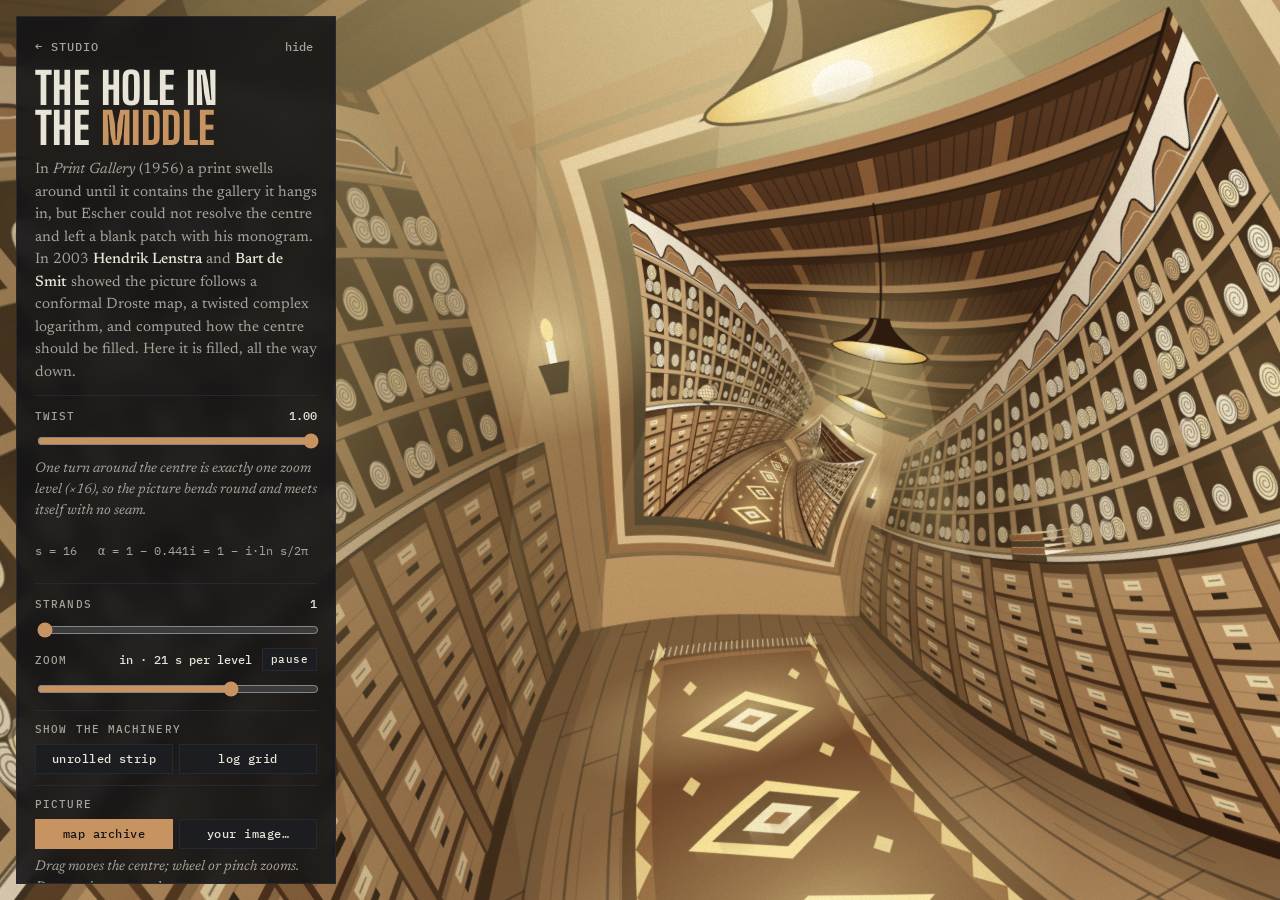
<file: rooms/droste.html>
<!doctype html>
<html lang="en">
<head>
<meta charset="utf-8">
<meta name="viewport" content="width=device-width,initial-scale=1,viewport-fit=cover">
<title>Hole in the Middle</title>
<link rel="stylesheet" href="../studio.css">
<style>
:root { --print: #c79461; --lamp: #f2d88c; }
.rail { gap: 11px; }
.plate { cursor: grab; }
.plate.dragging { cursor: grabbing; }
.readout { display: flex; justify-content: space-between; align-items: baseline; gap: 8px; }
.readout b { font: 500 12px var(--mono); color: var(--paper); }
.twistnote { min-height: 3em; }
.zr { display: inline-flex; align-items: center; gap: 10px; }
.btn.mini { padding: 5px 8px; font-size: 11px; }
.file { justify-content: center; }
.seg { display: grid; grid-template-columns: 1fr 1fr; gap: 6px; }
.file { position: relative; display: inline-flex; align-items: center; }
.file input { position: absolute; width: 1px; height: 1px; opacity: 0; pointer-events: none; }
.file:focus-within { outline: 2px solid var(--print); outline-offset: 2px; }
.math i { font-style: normal; color: var(--lamp); }
#panelCap { position: absolute; pointer-events: none; z-index: 2; display: none; }
#panelCap span { position: absolute; font: 500 10px/1 var(--mono); letter-spacing: .1em; text-transform: uppercase;
  color: var(--paper); background: color-mix(in oklab, var(--ink) 78%, transparent); padding: 4px 6px; }
#panelCap .tl { left: 8px; top: 8px; }
#panelCap .br { right: 8px; bottom: 8px; color: var(--lamp); }
#drop { position: absolute; inset: 0; z-index: 9; display: none; place-items: center; pointer-events: none;
  background: color-mix(in oklab, var(--ink) 70%, transparent); border: 2px dashed var(--print);
  font: 800 40px var(--display); text-transform: uppercase; color: var(--paper); }
#drop.on { display: grid; }
#nogl { position: absolute; inset: 0; display: none; place-items: center; padding: 24px; text-align: center; color: var(--paper-dim); }
</style>
</head>
<body>
<div class="room">
  <canvas class="plate" id="plate" aria-label="A picture of a lamplit map archive bent into a conformal spiral that zooms into its own centre forever"></canvas>
  <div id="panelCap"><span class="tl">unrolled · log r → · angle ↑</span><span class="br">gold edges are one line</span></div>
  <div id="nogl">This room needs WebGL2.</div>
  <aside class="rail" id="rail">
    <div class="rail-head"><a class="back" href="../index.html">← Studio</a>
      <button class="toggle" id="railToggle" aria-expanded="true">hide</button></div>
    <h1 class="room-title">The Hole in the <em>Middle</em></h1>
    <p class="lede">In <i>Print Gallery</i> (1956) a print swells around until it contains the gallery it hangs in, but Escher could not resolve the centre and left a blank patch with his monogram. In 2003 <b>Hendrik Lenstra</b> and <b>Bart de Smit</b> showed the picture follows a conformal Droste map, a twisted complex logarithm, and computed how the centre should be filled. Here it is filled, all the way down.</p>

    <div class="group">
      <div class="readout"><span class="label">Twist</span><b id="twistVal">1.00</b></div>
      <input type="range" id="twist" min="0" max="1" step="0.01" value="1" aria-label="Twist">
      <p class="note twistnote" id="twistNote"></p>
      <p class="math" id="alphaMath"></p>
    </div>

    <div class="group">
      <div class="readout"><span class="label">Strands</span><b id="strandVal">1</b></div>
      <input type="range" id="strands" min="1" max="5" step="1" value="1" aria-label="Number of spiral strands">
      <div class="readout"><span class="label">Zoom</span><span class="zr"><b id="speedVal"></b><button class="btn mini" id="pause" aria-pressed="false">pause</button></span></div>
      <input type="range" id="speed" min="-1" max="1" step="0.01" value="0.4" aria-label="Zoom speed (left out, right in)">
    </div>

    <div class="group">
      <span class="label">Show the machinery</span>
      <div class="seg">
        <button class="btn" id="vUnroll" aria-pressed="false">unrolled strip</button>
        <button class="btn" id="vGrid" aria-pressed="false">log grid</button>
      </div>
    </div>

    <div class="group">
      <span class="label">Picture</span>
      <div class="seg">
        <button class="btn on" id="pArchive" aria-pressed="true">map archive</button>
        <label class="btn file" id="pUpload"><span>your image…</span><input type="file" accept="image/*" id="file"></label>
      </div>
      <div id="insetWrap" hidden>
        <div class="readout"><span class="label">Frame inset</span><b id="insetVal"></b></div>
        <input type="range" id="inset" min="0.08" max="0.45" step="0.01" value="0.25" aria-label="Frame inset: size of the hole relative to the picture">
      </div>
      <p class="note">Drag moves the centre; wheel or pinch zooms. Drop an image anywhere.</p>
    </div>
  </aside>
  <div id="drop">drop an image</div>
</div>

<script>
(() => {
'use strict';
const TAU = Math.PI * 2;
const S = 2048;          // source layer resolution
const TEXR = 1.2;        // each layer covers [-TEXR, TEXR]^2 of its own frame (blend margin past the unit circle)
const CUT = Math.PI / 2; // the branch cut of the angle points straight up

// ---------- colour ----------
const C = {
  ink: '#22170e', inkSoft: '#3a2817', paper: '#efe4c7', paperL: '#f6eedb', paper2: '#dfcda7',
  sepiaL: '#c9a473', sepia: '#a87a4c', umber: '#7a4a28', umberD: '#4b2c17', umberDD: '#2e1b0e',
  lamp: '#f3d887', lampPale: '#efdfb0', lampHot: '#fff5d6',
};
const rgbCache = new Map();
const rgbOf = h => { let v = rgbCache.get(h); if (!v) { const n = parseInt(h.slice(1), 16); v = [n >> 16 & 255, n >> 8 & 255, n & 255]; rgbCache.set(h, v); } return v; };
const mixC = (a, b, t, al = 1) => { const A = rgbOf(a), B = rgbOf(b); const r = Math.round(A[0] + (B[0] - A[0]) * t), g = Math.round(A[1] + (B[1] - A[1]) * t), bl = Math.round(A[2] + (B[2] - A[2]) * t); return al < 1 ? `rgba(${r},${g},${bl},${al})` : `rgb(${r},${g},${bl})`; };
const rgba = (h, a) => { const v = rgbOf(h); return `rgba(${v[0]},${v[1]},${v[2]},${a})`; };
const hash = (a, b = 0, c = 0, d = 0) => { const x = Math.sin(a * 127.1 + b * 311.7 + c * 74.7 + d * 191.3) * 43758.5453; return x - Math.floor(x); };

// =====================================================================
// The source picture: a lamplit map archive in one-point perspective.
// Drawn in its own unit square [-1,1]^2 (y up). Its far wall has a square
// opening of half-size 1/16 that holds the whole picture again (s = 16).
// Bays, lamps and waves are spaced geometrically in depth so the picture
// is evenly paced in log-radius, which is the coordinate the spiral uses.
// =====================================================================
function drawArchive(ctx, ppu, win) {
  const D = 8, CF = 0.86, ZN = 0.66, TOP = -0.18;
  const px = 1 / ppu;
  const lnD = Math.log(D);
  const dz = z => Math.min(1, Math.max(0, Math.log(z) / lnD));
  const pr = (X, Y, Z) => [X / Z, Y / Z];
  const zb = b => Math.pow(2, b / 3);

  function path(p) { ctx.beginPath(); ctx.moveTo(p[0][0], p[0][1]); for (let i = 1; i < p.length; i++) ctx.lineTo(p[i][0], p[i][1]); ctx.closePath(); }
  function vis(p, minPx = 0.2) {
    let x0 = Infinity, y0 = Infinity, x1 = -Infinity, y1 = -Infinity;
    for (const q of p) { if (q[0] < x0) x0 = q[0]; if (q[0] > x1) x1 = q[0]; if (q[1] < y0) y0 = q[1]; if (q[1] > y1) y1 = q[1]; }
    if (x1 < -win || x0 > win || y1 < -win || y0 > win) return false;
    return (x1 - x0) > minPx * px || (y1 - y0) > minPx * px;
  }
  function fill(p, style) { if (!vis(p)) return false; path(p); ctx.fillStyle = style; ctx.fill(); return true; }
  const wallQ = (Xw, z0, z1, Y0, Y1) => [pr(Xw, Y0, z0), pr(Xw, Y0, z1), pr(Xw, Y1, z1), pr(Xw, Y1, z0)];
  const horQ = (X0, X1, z0, z1, Y) => [pr(X0, Y, z0), pr(X1, Y, z0), pr(X1, Y, z1), pr(X0, Y, z1)];
  // a tapered ink line between two world points (width w in world units, so it thins with depth)
  function wedge(a, b, w, style) {
    const A = pr(a[0], a[1], a[2]), B = pr(b[0], b[1], b[2]);
    const dx = B[0] - A[0], dy = B[1] - A[1], L = Math.hypot(dx, dy) || 1, nx = -dy / L, ny = dx / L;
    const ha = w / (2 * a[2]), hb = w / (2 * b[2]);
    fill([[A[0] + nx * ha, A[1] + ny * ha], [B[0] + nx * hb, B[1] + ny * hb], [B[0] - nx * hb, B[1] - ny * hb], [A[0] - nx * ha, A[1] - ny * ha]], style);
  }
  function depthGrad(p0, p1, cNear, cFar, curve = 1) {
    const g = ctx.createLinearGradient(p0[0], p0[1], p1[0], p1[1]);
    for (let i = 0; i <= 12; i++) {
      const z = ZN * Math.pow(D / ZN, i / 12), t = (1 / ZN - 1 / z) / (1 / ZN - 1 / D);
      g.addColorStop(Math.min(1, Math.max(0, t)), mixC(cNear, cFar, Math.pow(dz(z), curve)));
    }
    return g;
  }
  function glow(cx, cy, rx, ry, color, a, op = 'screen') {
    if (!vis([[cx - rx, cy - ry], [cx + rx, cy + ry]])) return;
    ctx.save(); ctx.globalCompositeOperation = op; ctx.translate(cx, cy); ctx.scale(rx, ry);
    const g = ctx.createRadialGradient(0, 0, 0, 0, 0, 1);
    g.addColorStop(0, rgba(color, a)); g.addColorStop(0.35, rgba(color, a * 0.55)); g.addColorStop(1, rgba(color, 0));
    ctx.fillStyle = g; ctx.beginPath(); ctx.arc(0, 0, 1, 0, TAU); ctx.fill(); ctx.restore();
  }

  const LAMPS = [1.25, 2.5, 5];

  // ---- far wall ----
  const F = 1 / D, HO = 1 / 16;
  fill([[-F, -F], [F, -F], [F, F], [-F, F]], mixC(C.sepia, C.umberD, 0.45));
  // plaster: faint vertical strokes
  for (let i = 0; i < 26; i++) {
    const x = -F + (i + 0.5) * (2 * F / 26);
    if (Math.abs(x) < HO * 1.25) continue;
    fill([[x - F * 0.004, -F], [x + F * 0.004, -F], [x + F * 0.004, F], [x - F * 0.004, F]], rgba(C.ink, 0.18));
  }
  // architrave: stepped moulding around the opening
  const sq = h => [[-h, -h], [h, -h], [h, h], [-h, h]];
  fill(sq(HO * 1.36), rgba(C.ink, 0.35));
  fill(sq(HO * 1.32), C.umber);
  fill(sq(HO * 1.24), C.sepiaL);
  fill(sq(HO * 1.17), C.umberD);
  fill(sq(HO * 1.08), C.ink);
  // lintel + keystone
  fill([[-HO * 1.42, HO * 1.36], [HO * 1.42, HO * 1.36], [HO * 1.42, HO * 1.5], [-HO * 1.42, HO * 1.5]], C.umber);
  fill([[-HO * 0.16, HO * 1.18], [HO * 0.16, HO * 1.18], [HO * 0.22, HO * 1.56], [-HO * 0.22, HO * 1.56]], C.sepiaL);
  fill([[-HO * 0.16, HO * 1.18], [HO * 0.16, HO * 1.18], [HO * 0.22, HO * 1.56], [-HO * 0.22, HO * 1.56]].map(p => [p[0] * 0.55, p[1]]), rgba(C.ink, 0.25));
  // threshold step
  fill([[-HO * 1.5, -F], [HO * 1.5, -F], [HO * 1.36, -HO * 1.36], [-HO * 1.36, -HO * 1.36]], C.sepia);
  // sconces either side
  for (const sx of [-1, 1]) {
    const cx = sx * F * 0.78, cy = F * 0.08;
    glow(cx, cy + F * 0.06, F * 0.32, F * 0.32, C.lamp, 0.55);
    fill([[cx - F * 0.03, cy - F * 0.1], [cx + F * 0.03, cy - F * 0.1], [cx + F * 0.05, cy], [cx - F * 0.05, cy]], C.ink);
    fill([[cx - F * 0.012, cy], [cx + F * 0.012, cy], [cx + F * 0.012, cy + F * 0.07], [cx - F * 0.012, cy + F * 0.07]], C.paperL);
    if (vis([[cx - F * 0.03, cy + F * 0.07], [cx + F * 0.03, cy + F * 0.15]])) {
      ctx.beginPath(); ctx.ellipse(cx, cy + F * 0.105, F * 0.018, F * 0.035, 0, 0, TAU); ctx.fillStyle = C.lamp; ctx.fill();
    }
  }

  // ---- floor ----
  fill([pr(-1, -1, ZN), pr(1, -1, ZN), pr(1, -1, D), pr(-1, -1, D)], depthGrad([0, -1 / ZN], [0, -1 / D], '#b88b5c', '#5a3920', 0.9));
  for (let i = 0; i <= 16; i++) {
    const X = -1 + i / 8;
    wedge([X, -1, ZN], [X, -1, D], 0.007, rgba(C.ink, 0.55));
    if (i < 16) {
      // grain
      for (let g = 0; g < 2; g++) {
        const gx = X + 0.035 + g * 0.05, z0 = ZN * Math.pow(2, hash(i, g) * 2), z1 = z0 * (1.4 + hash(g, i) * 1.5);
        wedge([gx, -1, z0], [gx, -1, Math.min(D, z1)], 0.0035, rgba(C.ink, 0.22));
      }
      // butt joints, staggered per board
      for (let j = -2; j < 10; j++) {
        const z = Math.pow(2, (j + hash(i, 7)) / 1.5);
        if (z < ZN || z > D) continue;
        fill(horQ(X, X + 0.125, z, z * 1.006, -1), rgba(C.ink, 0.5));
      }
    }
  }
  // shadow under the cabinets
  for (const sx of [-1, 1]) fill(horQ(sx * CF, sx * (CF - 0.16), ZN, D, -1), rgba(C.ink, 0.22));
  // runner rug
  const RZ = 6.6;
  fill(horQ(-0.46, 0.46, ZN, RZ, -1), C.umberD);
  fill(horQ(-0.42, 0.42, ZN, RZ * 0.985, -1), C.umber);
  fill(horQ(-0.37, 0.37, ZN, RZ * 0.965, -1), '#5d331b');
  // border saw-tooth in lamp yellow
  for (const sx of [-1, 1]) {
    for (let u = -10; u < 40; u++) {
      const z0 = Math.pow(2, u / 6), z1 = Math.pow(2, (u + 1) / 6);
      if (z1 < ZN || z0 > RZ * 0.97) continue;
      fill([pr(sx * 0.42, -1, z0), pr(sx * 0.42, -1, z1), pr(sx * 0.375, -1, Math.sqrt(z0 * z1))], rgba(C.lamp, 0.8));
    }
  }
  // medallions
  for (let j = -1; j <= 5; j++) {
    const zc = Math.pow(2, j / 2 + 0.25);
    if (zc * 1.12 > RZ * 0.95) continue;
    const dmd = (w, f) => [pr(0, -1, zc / f), pr(w, -1, zc), pr(0, -1, zc * f), pr(-w, -1, zc)];
    fill(dmd(0.27, 1.13), C.lamp);
    fill(dmd(0.2, 1.09), C.umberD);
    fill(dmd(0.11, 1.05), C.lampPale);
    fill(dmd(0.045, 1.02), C.umber);
    for (const sx of [-1, 1]) {
      const zz = zc * Math.pow(2, 0.25);
      if (zz < RZ * 0.93) fill([pr(sx * 0.24, -1, zz / 1.03), pr(sx * 0.27, -1, zz), pr(sx * 0.24, -1, zz * 1.03), pr(sx * 0.21, -1, zz)], rgba(C.lamp, 0.85));
    }
  }
  // fringe
  for (let X = -0.44; X <= 0.441; X += 0.028) wedge([X, -1, RZ], [X + 0.004, -1, RZ * 1.045], 0.006, rgba(C.paper, 0.75));
  // lamp pools on the floor
  for (const zl of LAMPS) glow(0, -1 / zl, 0.7 / zl, 0.7 / (zl * zl) + 0.12 / zl, C.lamp, 0.55);

  // ---- ceiling ----
  fill([pr(-1, 1, ZN), pr(1, 1, ZN), pr(1, 1, D), pr(-1, 1, D)], depthGrad([0, 1 / ZN], [0, 1 / D], '#5b3920', '#24160b', 0.8));
  for (let X = -0.975; X < 1; X += 0.05) {
    if (Math.abs(Math.abs(X) - 0.5) < 0.04 || Math.abs(X) < 0.04) continue;
    wedge([X, 1, ZN], [X, 1, D], 0.006, rgba(C.ink, 0.5));
  }
  for (const X of [-0.5, 0, 0.5]) {
    fill(horQ(X - 0.032, X + 0.032, ZN, D, 1), depthGrad([0, 1 / ZN], [0, 1 / D], '#8a5c35', '#3c2614'));
    wedge([X - 0.032, 1, ZN], [X - 0.032, 1, D], 0.004, rgba(C.ink, 0.7));
    wedge([X + 0.032, 1, ZN], [X + 0.032, 1, D], 0.004, rgba(C.ink, 0.7));
  }
  for (let b = -2; b < 9; b++) {
    const z = zb(b);
    const t = dz(z);
    fill(horQ(-1, 1, z, z * 1.05, 0.955), mixC('#3f2715', '#1e120a', t));               // underside
    fill([pr(-1, 1, z), pr(1, 1, z), pr(1, 0.955, z), pr(-1, 0.955, z)], mixC('#b5895a', '#5a3a20', t)); // lit face
    fill([pr(-1, 0.955, z), pr(1, 0.955, z), pr(1, 0.948, z), pr(-1, 0.948, z)], rgba(C.ink, 0.8));
  }

  // ---- side walls ----
  for (const sx of [-1, 1]) {
    // upper wall
    fill([pr(sx, TOP, ZN), pr(sx, TOP, D), pr(sx, 1, D), pr(sx, 1, ZN)], depthGrad([sx / ZN, 0], [sx / D, 0], C.paper2, '#6b4b2c', 0.9));
    // pigeonhole case
    const PY0 = TOP + 0.02, PY1 = 0.7, ROWS = 4, RH = (PY1 - PY0) / ROWS;
    fill([pr(sx, PY0, ZN), pr(sx, PY0, D), pr(sx, PY1, D), pr(sx, PY1, ZN)], depthGrad([sx / ZN, 0], [sx / D, 0], '#3b2413', '#1d1109'));
    for (let b = -2; b < 9; b++) {
      for (let c = 0; c < 2; c++) {
        const za = zb(b + c * 0.5), zz = zb(b + c * 0.5 + 0.5);
        const zi0 = za * 1.03, zi1 = zz;
        const t = dz(za);
        for (let r = 0; r < ROWS; r++) {
          const Y0 = PY0 + r * RH + 0.014, Y1 = PY0 + (r + 1) * RH - 0.014;
          const zm = Math.sqrt(zi0 * zi1);
          const box = [pr(sx, Y0, zi0), pr(sx, Y1, zi1)];
          if (!vis(box, 0.5)) continue;
          // inner shadow on the far side and top of the cubby
          fill(wallQ(sx, zi0, zi1, Y1 - 0.03, Y1), rgba(C.ink, 0.45));
          const hp = (Y1 - Y0) / zm;
          if (hp * ppu < 2.5) continue;
          const h = hash(b, c, r, sx), cnt = 1 + Math.floor(h * 3);
          const spots = cnt === 1 ? [[0.5, 0.36]] : cnt === 2 ? [[0.3, 0.3], [0.7, 0.33]] : [[0.27, 0.27], [0.72, 0.28], [0.5, 0.69]];
          spots.forEach(([u, v], k) => {
            const zu = zi0 + u * (zi1 - zi0), Yv = Y0 + v * (Y1 - Y0);
            const cx = sx / zu, cy = Yv / zu;
            const ry = hp * (0.2 + 0.05 * hash(k, b, r, c)), rx = ry * 0.62;
            const hh = hash(k + 3, b, c, r);
            const col = hh < 0.5 ? C.paper : hh < 0.8 ? C.lampPale : C.sepiaL;
            ctx.beginPath(); ctx.ellipse(cx - sx * rx * 0.25, cy - ry * 0.18, rx, ry, 0, 0, TAU); ctx.fillStyle = rgba(C.ink, 0.5); ctx.fill();
            ctx.beginPath(); ctx.ellipse(cx, cy, rx, ry, 0, 0, TAU); ctx.fillStyle = mixC(col, '#6b4b2c', t * 0.7); ctx.fill();
            if (ry * ppu > 3) {
              ctx.lineWidth = 0.0035 / zu; ctx.strokeStyle = rgba(C.ink, 0.75); ctx.stroke();
              ctx.beginPath();
              const turns = 2.6 + hh;
              for (let q = 0; q <= 60; q++) {
                const a = q / 60 * turns * TAU, rr = 0.12 + 0.8 * q / 60;
                const X = cx + Math.cos(a + h * 6) * rx * rr, Y = cy + Math.sin(a + h * 6) * ry * rr;
                q ? ctx.lineTo(X, Y) : ctx.moveTo(X, Y);
              }
              ctx.lineWidth = 0.0025 / zu; ctx.strokeStyle = rgba(C.ink, 0.55); ctx.stroke();
            }
          });
        }
        // vertical divider
        fill(wallQ(sx, za, za * 1.03, PY0, PY1), mixC(C.sepiaL, '#5b3d22', t));
      }
    }
    for (let r = 0; r <= ROWS; r++) {
      const Y = PY0 + r * RH;
      fill([pr(sx, Y - 0.014, ZN), pr(sx, Y - 0.014, D), pr(sx, Y + 0.014, D), pr(sx, Y + 0.014, ZN)], depthGrad([sx / ZN, 0], [sx / D, 0], C.sepiaL, '#5b3d22'));
      wedge([sx, Y - 0.014, ZN], [sx, Y - 0.014, D], 0.004, rgba(C.ink, 0.7));
    }
    // frieze of running waves (four crests per doubling of depth)
    const FY0 = 0.73, FY1 = 0.93;
    fill([pr(sx, FY0, ZN), pr(sx, FY0, D), pr(sx, FY1, D), pr(sx, FY1, ZN)], depthGrad([sx / ZN, 0], [sx / D, 0], C.paperL, '#7c5a36'));
    const u0 = Math.floor(4 * Math.log2(ZN)), u1 = 4 * Math.log2(D);
    for (let u = u0; u < u1; u++) {
      const pts = [];
      for (let q = 0; q <= 24; q++) {
        const uu = u + q / 24, z = Math.pow(2, uu / 4);
        const ph = uu * TAU;
        pts.push(pr(sx, 0.81 + 0.05 * Math.sin(ph) + 0.018 * Math.sin(2 * ph + 1.2), Math.min(D, Math.max(ZN, z))));
      }
      const zc = Math.pow(2, (u + 0.5) / 4);
      const body = pts.concat([pr(sx, FY0 + 0.012, Math.min(D, Math.pow(2, (u + 1) / 4))), pr(sx, FY0 + 0.012, Math.max(ZN, Math.pow(2, u / 4)))]);
      if (!vis(body)) continue;
      path(body); ctx.fillStyle = mixC(C.sepia, '#4b2c17', dz(zc) * 0.8); ctx.fill();
      ctx.beginPath(); pts.forEach((p, i) => i ? ctx.lineTo(p[0], p[1]) : ctx.moveTo(p[0], p[1]));
      ctx.lineWidth = 0.007 / zc; ctx.strokeStyle = C.ink; ctx.stroke();
      // engraved echo of the wave
      ctx.beginPath();
      for (let q = 0; q <= 24; q++) {
        const uu = u + q / 24, z = Math.min(D, Math.max(ZN, Math.pow(2, uu / 4))), ph = uu * TAU;
        const p = pr(sx, 0.785 + 0.042 * Math.sin(ph - 0.35) + 0.014 * Math.sin(2 * ph + 0.9), z);
        q ? ctx.lineTo(p[0], p[1]) : ctx.moveTo(p[0], p[1]);
      }
      ctx.lineWidth = 0.0035 / zc; ctx.strokeStyle = rgba(C.paperL, 0.55); ctx.stroke();
    }
    wedge([sx, FY0, ZN], [sx, FY0, D], 0.006, C.ink);
    wedge([sx, FY1, ZN], [sx, FY1, D], 0.006, C.ink);
    // cornice + dentils
    fill([pr(sx, FY1, ZN), pr(sx, FY1, D), pr(sx, 1, D), pr(sx, 1, ZN)], depthGrad([sx / ZN, 0], [sx / D, 0], C.umberD, C.umberDD));
    for (let u = Math.floor(12 * Math.log2(ZN)); u < 36; u++) {
      const z = Math.pow(2, u / 12);
      fill(wallQ(sx, z, z * 1.022, 0.947, 0.978), mixC(C.sepiaL, '#4b2c17', dz(z)));
    }
    // cabinet top (seen from above)
    fill([pr(sx * CF, TOP, ZN), pr(sx * CF, TOP, D), pr(sx, TOP, D), pr(sx, TOP, ZN)], depthGrad([sx / ZN, 0], [sx / D, 0], C.paperL, '#8a6a46'));
    // cabinet front carcass
    fill([pr(sx * CF, -1, ZN), pr(sx * CF, -1, D), pr(sx * CF, TOP, D), pr(sx * CF, TOP, ZN)], depthGrad([sx * CF / ZN, 0], [sx * CF / D, 0], C.umberD, C.umberDD));
    // drawers
    const DR = 6, DY0 = -0.95, DY1 = TOP - 0.03, DH = (DY1 - DY0) / DR;
    for (let b = -2; b < 9; b++) {
      const z0 = zb(b), z1 = zb(b + 1), t = dz(z0);
      // pilaster
      fill(wallQ(sx * CF, z0, z0 * 1.04, -1, TOP), mixC(C.sepia, '#3d2412', t));
      const za = z0 * 1.055, zz = z1 * 0.992;
      for (let r = 0; r < DR; r++) {
        const Ya = DY0 + r * DH + 0.008, Yb = DY0 + (r + 1) * DH - 0.008;
        if (!fill(wallQ(sx * CF, za, zz, Ya, Yb), mixC('#c19767', '#5b3a1f', Math.pow(t, 0.9)))) continue;
        fill(wallQ(sx * CF, za, zz, Yb - 0.016, Yb), rgba(C.ink, 0.25));
        wedge([sx * CF, Ya + DH * 0.33, za], [sx * CF, Ya + DH * 0.33, zz], 0.003, rgba(C.ink, 0.18));
        const zc = (za + zz) / 2, lw = (zz - za) * 0.15;
        fill(wallQ(sx * CF, zc - lw, zc + lw, Yb - 0.05, Yb - 0.022), mixC(C.lampPale, '#8a6a46', t));
        if (fill(wallQ(sx * CF, zc - lw * 0.7, zc + lw * 0.5, Yb - 0.038, Yb - 0.034), rgba(C.ink, 0.5))) { /* handwriting */ }
        fill(wallQ(sx * CF, zc - lw * 0.75, zc + lw * 0.75, Yb - 0.082, Yb - 0.066), C.ink);
      }
    }
    fill([pr(sx * CF, -1, ZN), pr(sx * CF, -1, D), pr(sx * CF, -0.95, D), pr(sx * CF, -0.95, ZN)], C.umberDD);
    wedge([sx * CF, TOP, ZN], [sx * CF, TOP, D], 0.008, C.ink);
    wedge([sx, TOP, ZN], [sx, TOP, D], 0.004, rgba(C.ink, 0.6));
    // corner edges of the room
    wedge([sx, 1, ZN], [sx, 1, D], 0.01, C.ink);
  }

  // ---- a globe on the left cabinet and a stack of folios on the right ----
  {
    const z = 1.5, gx = -0.93 / z, gr = 0.075 / z, gy = (TOP + 0.03 + 0.075) / z;
    if (vis([[gx - gr, gy - gr * 1.6], [gx + gr, gy + gr]])) {
      fill([[gx - gr * 0.5, TOP / z], [gx + gr * 0.5, TOP / z], [gx + gr * 0.25, (TOP + 0.03) / z], [gx - gr * 0.25, (TOP + 0.03) / z]], C.ink);
      ctx.beginPath(); ctx.arc(gx, gy, gr, 0, TAU); ctx.fillStyle = C.lampPale; ctx.fill();
      ctx.save(); ctx.clip();
      ctx.lineWidth = 0.003 / z; ctx.strokeStyle = rgba(C.umber, 0.9);
      for (let k = -2; k <= 2; k++) { ctx.beginPath(); ctx.ellipse(gx, gy, Math.abs(k) * gr * 0.35 + 0.0001, gr, 0.35, 0, TAU); ctx.stroke(); }
      for (let k = -2; k <= 2; k++) { ctx.beginPath(); ctx.moveTo(gx - gr, gy + k * gr * 0.38); ctx.lineTo(gx + gr, gy + k * gr * 0.38 + gr * 0.2); ctx.stroke(); }
      ctx.fillStyle = rgba(C.ink, 0.35); ctx.beginPath(); ctx.arc(gx - gr * 0.45, gy - gr * 0.2, gr * 1.05, 0, TAU); ctx.arc(gx, gy, gr * 1.2, 0, TAU, true); ctx.fill('evenodd');
      ctx.restore();
      ctx.beginPath(); ctx.arc(gx, gy, gr * 1.12, -2.2, 1.2); ctx.lineWidth = 0.006 / z; ctx.strokeStyle = C.ink; ctx.stroke();
    }
    const z2 = 2.6;
    for (let k = 0; k < 4; k++) {
      const h0 = TOP + k * 0.028, h1 = h0 + 0.026, o = (hash(k, 4) - 0.5) * 0.06;
      fill(horQ(0.88, 0.995, z2 * (0.96 + o * 0.2), z2 * (1.12 + o * 0.2), h1), mixC(C.paperL, C.sepiaL, hash(k)));
      fill([pr(0.88, h0, z2 * (0.96 + o * 0.2)), pr(0.88, h0, z2 * (1.12 + o * 0.2)), pr(0.88, h1, z2 * (1.12 + o * 0.2)), pr(0.88, h1, z2 * (0.96 + o * 0.2))], k % 2 ? C.umber : C.inkSoft);
    }
  }

  // ---- light: wall glows, cones, lamps (far to near) ----
  for (const zl of LAMPS) {
    for (const sx of [-1, 1]) glow(sx / zl, 0.1 / zl, 0.55 / zl, 0.9 / zl, C.lamp, 0.22);
    // faint cone of light
    if (vis([pr(-0.6, -1, zl), pr(0.6, 0.4, zl)])) {
      ctx.save(); ctx.globalCompositeOperation = 'screen';
      const g = ctx.createLinearGradient(0, 0.38 / zl, 0, -1 / zl);
      g.addColorStop(0, rgba(C.lamp, 0.16)); g.addColorStop(1, rgba(C.lamp, 0));
      path([pr(-0.15, 0.38, zl), pr(0.15, 0.38, zl), pr(0.62, -1, zl), pr(-0.62, -1, zl)]); ctx.fillStyle = g; ctx.fill(); ctx.restore();
    }
  }
  for (let li = LAMPS.length - 1; li >= 0; li--) {
    const zl = LAMPS[li], s = 1 / zl;
    glow(0, 0.36 * s, 0.5 * s, 0.42 * s, C.lamp, 0.5);
    wedge([0, 0.955, zl], [0, 0.5, zl], 0.008, C.ink);
    const shade = [];
    const n = 20;
    for (let q = 0; q <= n; q++) { const t = q / n, Y = 0.5 - 0.12 * t, r = 0.035 + 0.135 * Math.pow(t, 1.8); shade.push([-r * s, Y * s]); }
    for (let q = n; q >= 0; q--) { const t = q / n, Y = 0.5 - 0.12 * t, r = 0.035 + 0.135 * Math.pow(t, 1.8); shade.push([r * s, Y * s]); }
    if (!vis(shade)) continue;
    path(shade); ctx.fillStyle = C.umberDD; ctx.fill();
    // highlight band on the dome
    const hl = [];
    for (let q = 0; q <= n; q++) { const t = q / n, Y = 0.5 - 0.12 * t, r = 0.035 + 0.135 * Math.pow(t, 1.8); hl.push([-r * s * 0.62, Y * s]); }
    for (let q = n; q >= 0; q--) { const t = q / n, Y = 0.5 - 0.12 * t, r = 0.035 + 0.135 * Math.pow(t, 1.8); hl.push([-r * s * 0.3, Y * s]); }
    path(hl); ctx.fillStyle = rgba(C.sepiaL, 0.55); ctx.fill();
    path(shade); ctx.lineWidth = 0.005 * s; ctx.strokeStyle = C.ink; ctx.stroke();
    // the lit opening, seen from below
    ctx.beginPath(); ctx.ellipse(0, 0.38 * s, 0.17 * s, 0.03 * s, 0, 0, TAU);
    const g = ctx.createRadialGradient(0, 0.38 * s, 0, 0, 0.38 * s, 0.17 * s);
    g.addColorStop(0, C.lampHot); g.addColorStop(0.6, C.lamp); g.addColorStop(1, '#d8a94f');
    ctx.fillStyle = g; ctx.fill(); ctx.lineWidth = 0.004 * s; ctx.strokeStyle = C.ink; ctx.stroke();
    ctx.beginPath(); ctx.ellipse(0, 0.372 * s, 0.035 * s, 0.022 * s, 0, 0, TAU); ctx.fillStyle = '#fffaf0'; ctx.fill();
  }
}

// A user's picture, made self-similar: the whole image again, inset at its own centre.
function makeImageScene(img, f) {
  const iw = img.naturalWidth || img.width, ih = img.naturalHeight || img.height, sq = Math.min(iw, ih);
  return {
    s: 1 / f, mean: '#777', name: 'image',
    draw(ctx, ppu, win) {
      ctx.save(); ctx.scale(1, -1);
      ctx.imageSmoothingQuality = 'high';
      ctx.drawImage(img, (iw - sq) / 2, (ih - sq) / 2, sq, sq, -1, -1, 2, 2);
      ctx.restore();
      const ring = (a, b, style) => { ctx.beginPath(); ctx.rect(-b, -b, 2 * b, 2 * b); ctx.rect(-a, -a, 2 * a, 2 * a); ctx.fillStyle = style; ctx.fill('evenodd'); };
      ring(f * 1.2, f * 1.32, 'rgba(20,14,8,0.35)');
      ring(f, f * 1.2, C.paper);
      ring(f * 1.2, f * 1.24, C.ink);
      ring(f, f * 1.03, C.ink);
    },
  };
}

// Draw `scene` at `scale` about the origin, then its hole, recursively.
function drawNest(ctx, scene, scale, ppu, win, depth) {
  const lppu = ppu * scale, lwin = win / scale, h = 1 / scene.s;
  ctx.save();
  ctx.scale(scale, scale);
  ctx.beginPath(); ctx.rect(-1, -1, 2, 2); ctx.clip();
  if (lwin > h) scene.draw(ctx, lppu, Math.min(lwin, 1.5));
  ctx.beginPath(); ctx.rect(-h, -h, 2 * h, 2 * h); ctx.clip();
  if (lppu * h * 2 > 2 && depth < 14) drawNest(ctx, scene, h, lppu, lwin, depth + 1);
  else { ctx.fillStyle = scene.mean; ctx.fill(); }
  ctx.restore();
}

// =====================================================================
// WebGL
// =====================================================================
const plate = document.getElementById('plate');
const gl = plate.getContext('webgl2', { antialias: false, alpha: false });
if (!gl) { document.getElementById('nogl').style.display = 'grid'; return; }

const VS = `#version 300 es
in vec2 p; void main(){ gl_Position = vec4(p, 0.0, 1.0); }`;
const FS = `#version 300 es
precision highp float;
precision highp sampler2DArray;
uniform sampler2DArray uSrc;
uniform vec2 uRes, uCenter, uAlpha, uShift, uCutRot;
uniform float uUnit, uL, uLnM, uN, uTexR, uCut, uGrid;
uniform vec3 uMean, uInk, uLamp, uDim;
uniform vec4 uPanel;
uniform vec3 uPView;
out vec4 outColor;
const float PI = 3.14159265358979, TAU = 6.28318530717959;
vec2 cmul(vec2 a, vec2 b){ return vec2(a.x*b.x - a.y*b.y, a.x*b.y + a.y*b.x); }

vec3 layerSample(float lv, float xt, float th, float dlog){
  float r = exp(xt);
  vec2 z = r * vec2(cos(th), sin(th));
  vec2 uv = vec2(0.5 + 0.5*z.x/uTexR, 0.5 - 0.5*z.y/uTexR);
  float g = 0.5 * r * dlog / uTexR;          // conformal map: isotropic footprint
  return textureGrad(uSrc, vec3(uv, lv), vec2(g, 0.0), vec2(0.0, g)).rgb;
}
// ws = point of the source in log coordinates (log radius, angle); dlog = log units per pixel
vec3 source(vec2 ws, float dlog){
  float x = ws.x - uL*floor(ws.x/uL) - uL;            // fold into one zoom period [-L, 0)
  float lv = clamp(floor(-x/uLnM), 0.0, uN - 1.0);
  float xt = x + lv*uLnM;                              // [-lnm, 0) inside layer lv
  vec3 c = layerSample(lv, xt, ws.y, dlog);
  float w = smoothstep(-uLnM, -0.62*uLnM, xt);         // near the inner edge, cross-fade into the next layer
  if (w < 1.0) {
    float lv2 = lv + 1.0; if (lv2 > uN - 0.5) lv2 = 0.0;
    c = mix(layerSample(lv2, xt + uLnM, ws.y, dlog), c, w);
  }
  return mix(c, uMean, smoothstep(uL*0.05, uL*0.4, dlog));  // sub-pixel scales fade to the picture's mean
}
float aline(float d, float w){ return 1.0 - smoothstep(w - 0.6, w + 0.6, d); }
vec3 grid(vec3 col, vec2 ws, float dlog, float fade){
  float sx = uL*0.25, sy = TAU/16.0;
  float dx = abs(fract(ws.x/sx + 0.5) - 0.5)*sx/dlog;
  float dy = abs(fract(ws.y/sy + 0.5) - 0.5)*sy/dlog;
  float dm = abs(fract(ws.x/uL + 0.5) - 0.5)*uL/dlog;
  float a = max(aline(dx, 0.55), aline(dy, 0.55)) * 0.7;
  float m = aline(dm, 1.3);
  col = mix(col, uInk, max(a, m) * fade);
  col = mix(col, uLamp, aline(dm, 0.45) * fade);
  return col;
}
float hash12(vec2 p){ vec3 p3 = fract(vec3(p.xyx)*0.1031); p3 += dot(p3, p3.yzx + 33.33); return fract((p3.x + p3.y)*p3.z); }

void main(){
  vec2 p = gl_FragCoord.xy;
  vec3 col;
  bool inPanel = uPanel.z > 0.0 && p.x >= uPanel.x && p.x < uPanel.x + uPanel.z && p.y >= uPanel.y && p.y < uPanel.y + uPanel.w;
  if (!inPanel) {
    vec2 d = p - uCenter;
    float rho = max(length(d), 1e-3);
    vec2 zr = cmul(d, uCutRot);
    vec2 w = vec2(log(rho/uUnit), atan(zr.y, zr.x) + uCut - PI);
    vec2 ws = cmul(uAlpha, w) + uShift;
    float dlog = length(uAlpha)/rho;
    col = source(ws, dlog);
    if (uGrid > 0.0) col = grid(col, ws, dlog, uGrid * (1.0 - smoothstep(uL*0.03, uL*0.12, dlog)));
  } else {
    vec2 q = p - (uPanel.xy + 0.5*uPanel.zw);
    vec2 w = uPView.xy + q*uPView.z;
    vec2 ws = cmul(uAlpha, w) + uShift;
    float dlog = length(uAlpha)*uPView.z;
    col = source(ws, dlog);
    float inside = step(uCut - TAU, w.y) * step(w.y, uCut);
    col = mix(mix(col, uDim, 0.62), col, inside);
    // the zoom-period frames of the source (a lattice: straight lines here)
    float dm = abs(fract(ws.x/uL + 0.5) - 0.5)*uL/dlog;
    // and the room's corner line: each parallelogram is one whole copy of the picture
    float dc = abs(fract((ws.y + 0.75*PI)/TAU + 0.5) - 0.5)*TAU/dlog;
    float tl = min(dm, dc);
    col = mix(col, uInk, 0.8*aline(tl, 1.6));
    col = mix(col, vec3(0.965, 0.933, 0.86), 0.9*aline(tl, 0.55));
    if (uGrid > 0.0) col = grid(col, ws, dlog, uGrid);
    // the two edges of the strip, which the spiral glues together
    float e = min(abs(w.y - uCut), abs(w.y - (uCut - TAU)))/uPView.z;
    col = mix(col, uInk, aline(e, 2.6));
    col = mix(col, uLamp, aline(e, 1.1));
    // panel border
    vec2 bd = min(p - uPanel.xy, uPanel.xy + uPanel.zw - p);
    col = mix(col, uInk, aline(min(bd.x, bd.y), 1.5));
  }
  // paper tooth
  float n = hash12(floor(p));
  col *= 0.975 + 0.04*n;
  outColor = vec4(col, 1.0);
}`;

function compile(type, src) {
  const sh = gl.createShader(type); gl.shaderSource(sh, src); gl.compileShader(sh);
  if (!gl.getShaderParameter(sh, gl.COMPILE_STATUS)) throw new Error(gl.getShaderInfoLog(sh));
  return sh;
}
const prog = gl.createProgram();
gl.attachShader(prog, compile(gl.VERTEX_SHADER, VS));
gl.attachShader(prog, compile(gl.FRAGMENT_SHADER, FS));
gl.linkProgram(prog);
if (!gl.getProgramParameter(prog, gl.LINK_STATUS)) throw new Error(gl.getProgramInfoLog(prog));
gl.useProgram(prog);
const buf = gl.createBuffer();
gl.bindBuffer(gl.ARRAY_BUFFER, buf);
gl.bufferData(gl.ARRAY_BUFFER, new Float32Array([-1, -1, 3, -1, -1, 3]), gl.STATIC_DRAW);
const loc = gl.getAttribLocation(prog, 'p');
gl.enableVertexAttribArray(loc); gl.vertexAttribPointer(loc, 2, gl.FLOAT, false, 0, 0);
const U = {};
for (const n of ['uSrc', 'uRes', 'uCenter', 'uAlpha', 'uShift', 'uCutRot', 'uUnit', 'uL', 'uLnM', 'uN', 'uTexR', 'uCut', 'uGrid', 'uMean', 'uInk', 'uLamp', 'uDim', 'uPanel', 'uPView']) U[n] = gl.getUniformLocation(prog, n);
const hex3 = h => rgbOf(h).map(v => v / 255);
gl.uniform1i(U.uSrc, 0);
gl.uniform1f(U.uTexR, TEXR);
gl.uniform1f(U.uCut, CUT);
gl.uniform2f(U.uCutRot, Math.cos(-(CUT - Math.PI)), Math.sin(-(CUT - Math.PI)));
gl.uniform3fv(U.uInk, hex3(C.ink));
gl.uniform3fv(U.uLamp, hex3(C.lamp));
gl.uniform3fv(U.uDim, hex3('#1a120b'));

// ---------- build the source layers ----------
const work = document.createElement('canvas'); work.width = work.height = S;
const wctx = work.getContext('2d', { willReadFrequently: true });
const tiny = document.createElement('canvas'); tiny.width = tiny.height = 64;
const tctx = tiny.getContext('2d', { willReadFrequently: true });
let src = null; // {tex, s, L, n, lnm, mean}

function buildSource(scene) {
  const s = scene.s, n = Math.max(1, Math.ceil(Math.log(s) / Math.LN2 - 1e-6)), m = Math.pow(s, 1 / n);
  const tex = gl.createTexture();
  gl.activeTexture(gl.TEXTURE0);
  gl.bindTexture(gl.TEXTURE_2D_ARRAY, tex);
  gl.texStorage3D(gl.TEXTURE_2D_ARRAY, Math.log2(S) + 1, gl.RGBA8, S, S, n);
  let acc = [0, 0, 0], wsum = 0;
  for (let k = 0; k < n; k++) {
    const Z = Math.pow(m, k), ppu = (S / 2) / TEXR * Z;
    wctx.setTransform(1, 0, 0, 1, 0, 0);
    wctx.fillStyle = scene.mean; wctx.fillRect(0, 0, S, S);
    wctx.setTransform(ppu, 0, 0, -ppu, S / 2, S / 2);
    drawNest(wctx, scene, s, ppu, TEXR / Z, -1);
    gl.texSubImage3D(gl.TEXTURE_2D_ARRAY, 0, 0, 0, k, S, S, 1, gl.RGBA, gl.UNSIGNED_BYTE, work);
    // mean over this layer's annulus, weighted by log-area (1/r^2)
    tctx.clearRect(0, 0, 64, 64); tctx.drawImage(work, 0, 0, 64, 64);
    const d = tctx.getImageData(0, 0, 64, 64).data;
    for (let y = 0; y < 64; y++) for (let x = 0; x < 64; x++) {
      const zx = ((x + 0.5) / 32 - 1) * TEXR, zy = ((y + 0.5) / 32 - 1) * TEXR, r = Math.hypot(zx, zy);
      if (r < 1 / m || r >= 1) continue;
      const wgt = 1 / (r * r), i = (y * 64 + x) * 4;
      acc[0] += d[i] * wgt; acc[1] += d[i + 1] * wgt; acc[2] += d[i + 2] * wgt; wsum += wgt;
    }
  }
  gl.generateMipmap(gl.TEXTURE_2D_ARRAY);
  gl.texParameteri(gl.TEXTURE_2D_ARRAY, gl.TEXTURE_MIN_FILTER, gl.LINEAR_MIPMAP_LINEAR);
  gl.texParameteri(gl.TEXTURE_2D_ARRAY, gl.TEXTURE_MAG_FILTER, gl.LINEAR);
  gl.texParameteri(gl.TEXTURE_2D_ARRAY, gl.TEXTURE_WRAP_S, gl.CLAMP_TO_EDGE);
  gl.texParameteri(gl.TEXTURE_2D_ARRAY, gl.TEXTURE_WRAP_T, gl.CLAMP_TO_EDGE);
  const mean = acc.map(v => v / wsum / 255);
  scene.mean = `rgb(${mean.map(v => Math.round(v * 255)).join(',')})`;
  if (src && src.tex) gl.deleteTexture(src.tex);
  src = { tex, s, L: Math.log(s), n, lnm: Math.log(m), mean };
  gl.uniform1f(U.uL, src.L); gl.uniform1f(U.uLnM, src.lnm); gl.uniform1f(U.uN, n);
  gl.uniform3fv(U.uMean, mean);
  updateFacts();
  dirty = true;
}

// =====================================================================
// State, layout, interaction
// =====================================================================
const reduce = matchMedia('(prefers-reduced-motion: reduce)').matches;
const $ = id => document.getElementById(id);
const rail = $('rail');
const st = {
  twist: 1, strands: 1, speed: reduce ? 0 : 0.4, paused: reduce, phase: 0, zoom: 0,
  unroll: false, grid: 0, gridT: 0, drag: [0, 0],
};
let dirty = true, dpr = 1, W = 0, H = 0;
let centerBase = [0, 0], center = null, panel = null;

function layout() {
  dpr = Math.min(2, window.devicePixelRatio || 1);
  W = innerWidth; H = innerHeight;
  plate.width = Math.round(W * dpr); plate.height = Math.round(H * dpr);
  const r = rail.getBoundingClientRect();
  const phone = W <= 720, collapsed = rail.classList.contains('collapsed');
  let x0 = 0, y0 = 0, x1 = W, y1 = H;
  if (!collapsed) { if (phone) y1 = r.top - 4; else x0 = r.right + 4; }
  else if (r.top < H / 2) y0 = phone ? r.bottom + 4 : 0;
  panel = null;
  if (st.unroll) {
    if (phone) { const ph = Math.min(170, (y1 - y0) * 0.36); panel = [x0 + 8, y0 + 8, x1 - 8, y0 + 8 + ph]; y0 = panel[3]; }
    else { const ph = Math.min(300, (y1 - y0) * 0.34); panel = [x0 + 12, y1 - 16 - ph, x1 - 16, y1 - 16]; y1 = panel[1]; }
  }
  centerBase = [(x0 + x1) / 2, (y0 + y1) / 2];
  if (!center) center = centerBase.slice();
  const cap = $('panelCap');
  if (panel) Object.assign(cap.style, { display: 'block', left: panel[0] + 'px', top: panel[1] + 'px', width: (panel[2] - panel[0]) + 'px', height: (panel[3] - panel[1]) + 'px' });
  else cap.style.display = 'none';
  gl.viewport(0, 0, plate.width, plate.height);
  dirty = true;
}

function alpha() { return [1, -st.twist * st.strands * (src ? src.L : Math.log(16)) / TAU]; }

function updateTexts() {
  if (!src) return;
  const a = alpha();
  $('twistVal').textContent = st.twist.toFixed(2);
  $('strandVal').textContent = st.strands;
  const k = -a[1];
  const sTxt = src.s.toFixed(src.s % 1 ? 1 : 0);
  $('alphaMath').innerHTML = `s = ${sTxt} &nbsp; α = 1 − ${k.toFixed(3)}i${st.twist > 0.995 ? ` = 1 − i·${st.strands > 1 ? st.strands : ''}ln s/2π` : ''}`;
  const t = st.twist;
  $('twistNote').textContent =
    t < 0.005 ? 'No twist: the picture only nests inside itself, a stack of square frames. Nothing bends.' :
    t > 0.995 ? (st.strands === 1 ? `One turn around the centre is exactly one zoom level (×${sTxt}), so the picture bends round and meets itself with no seam.` : `One turn around the centre is ${st.strands} zoom levels, so ${st.strands} copies wind in together, still seamless.`) :
    'A turn now lands between zoom levels, so the picture cannot close: see the tear above the centre.';
  const sp = st.speed;
  $('speedVal').textContent = st.paused || Math.abs(sp) < 0.01 ? 'still' : (sp > 0 ? 'in · ' : 'out · ') + Math.round(1 / (Math.abs(sp) * 0.12)) + ' s per level';
  $('pause').textContent = st.paused ? 'play' : 'pause';
  $('pause').setAttribute('aria-pressed', String(st.paused));
}
function updateFacts() { updateTexts(); }

// controls
$('twist').addEventListener('input', e => { st.twist = +e.target.value; updateTexts(); dirty = true; });
$('strands').addEventListener('input', e => { st.strands = +e.target.value; updateTexts(); dirty = true; });
$('speed').addEventListener('input', e => { st.speed = +e.target.value; if (Math.abs(st.speed) > 0.01) st.paused = false; updateTexts(); });
$('pause').addEventListener('click', () => { st.paused = !st.paused; updateTexts(); });
$('vUnroll').addEventListener('click', e => { st.unroll = !st.unroll; e.currentTarget.setAttribute('aria-pressed', String(st.unroll)); layout(); });
$('vGrid').addEventListener('click', e => { st.grid = st.grid ? 0 : 1; e.currentTarget.setAttribute('aria-pressed', String(!!st.grid)); dirty = true; });
$('railToggle').addEventListener('click', e => {
  const c = rail.classList.toggle('collapsed');
  e.currentTarget.textContent = c ? 'show' : 'hide';
  e.currentTarget.setAttribute('aria-expanded', String(!c));
  layout();
});

// pictures
const archive = { s: 16, mean: '#7c5b3c', name: 'archive', draw: drawArchive };
let userImg = null;
function setPicture(which) {
  $('pArchive').classList.toggle('on', which === 'archive');
  $('pArchive').setAttribute('aria-pressed', String(which === 'archive'));
  $('pUpload').classList.toggle('on', which === 'image');
  $('insetWrap').hidden = which !== 'image';
  if (which === 'archive') buildSource(archive);
  else buildSource(makeImageScene(userImg, +$('inset').value));
}
$('pArchive').addEventListener('click', () => setPicture('archive'));
function loadFile(file) {
  if (!file || !/^image\//.test(file.type)) return;
  const url = URL.createObjectURL(file);
  const img = new Image();
  img.onload = () => { userImg = img; setPicture('image'); };
  img.src = url;
}
$('file').addEventListener('change', e => loadFile(e.target.files[0]));
let insetTimer = 0;
$('inset').addEventListener('input', e => {
  $('insetVal').textContent = `${Math.round(+e.target.value * 100)}% · s = ${(1 / +e.target.value).toFixed(1)}`;
  clearTimeout(insetTimer);
  insetTimer = setTimeout(() => userImg && buildSource(makeImageScene(userImg, +e.target.value)), 60);
});
$('insetVal').textContent = `25% · s = 4.0`;
const drop = $('drop');
addEventListener('dragover', e => { e.preventDefault(); drop.classList.add('on'); });
addEventListener('dragleave', e => { if (!e.relatedTarget) drop.classList.remove('on'); });
addEventListener('drop', e => { e.preventDefault(); drop.classList.remove('on'); loadFile(e.dataTransfer.files[0]); });

// pointer: drag moves the centre, pinch / wheel zooms
const ptrs = new Map();
let pinch0 = 0;
plate.addEventListener('pointerdown', e => {
  plate.setPointerCapture(e.pointerId); ptrs.set(e.pointerId, [e.clientX, e.clientY]);
  plate.classList.add('dragging');
  if (ptrs.size === 2) { const [a, b] = [...ptrs.values()]; pinch0 = Math.hypot(a[0] - b[0], a[1] - b[1]); }
});
plate.addEventListener('pointermove', e => {
  if (!ptrs.has(e.pointerId)) return;
  const prev = ptrs.get(e.pointerId), cur = [e.clientX, e.clientY];
  ptrs.set(e.pointerId, cur);
  if (ptrs.size === 1) { st.drag[0] += cur[0] - prev[0]; st.drag[1] += cur[1] - prev[1]; center[0] += cur[0] - prev[0]; center[1] += cur[1] - prev[1]; }
  else if (ptrs.size === 2) {
    const [a, b] = [...ptrs.values()], d = Math.hypot(a[0] - b[0], a[1] - b[1]);
    if (pinch0 > 0 && d > 0) st.zoom -= Math.log(d / pinch0);
    pinch0 = d;
  }
  dirty = true;
});
const endPtr = e => { ptrs.delete(e.pointerId); if (!ptrs.size) plate.classList.remove('dragging'); pinch0 = 0; };
plate.addEventListener('pointerup', endPtr);
plate.addEventListener('pointercancel', endPtr);
plate.addEventListener('dblclick', () => { st.drag = [0, 0]; dirty = true; });
plate.addEventListener('wheel', e => {
  e.preventDefault();
  const k = e.deltaMode === 1 ? 16 : e.deltaMode === 2 ? 400 : 1;
  st.zoom += e.deltaY * k * 0.0012;
  dirty = true;
}, { passive: false });
addEventListener('resize', layout);

// ---------- frame loop ----------
let last = performance.now();
function frame(now) {
  const dt = Math.min(0.1, (now - last) / 1000); last = now;
  if (!st.paused && Math.abs(st.speed) > 0.01) { st.phase = (st.phase + st.speed * 0.12 * dt) % 1; dirty = true; }
  const tgt = [centerBase[0] + st.drag[0], centerBase[1] + st.drag[1]];
  if (Math.hypot(tgt[0] - center[0], tgt[1] - center[1]) > 0.2) { center[0] += (tgt[0] - center[0]) * 0.15; center[1] += (tgt[1] - center[1]) * 0.15; dirty = true; }
  if (dirty && src) {
    dirty = false;
    const a = alpha(), L = src.L;
    let sx = a[0] * st.zoom - st.phase * L, sy = a[1] * st.zoom;
    sx -= L * Math.floor(sx / L); sy -= TAU * Math.floor(sy / TAU);
    gl.uniform2f(U.uRes, plate.width, plate.height);
    gl.uniform2f(U.uCenter, center[0] * dpr, (H - center[1]) * dpr);
    const unit = Math.min(W, H) * dpr / 2;
    gl.uniform1f(U.uUnit, unit);
    gl.uniform2f(U.uAlpha, a[0], a[1]);
    gl.uniform2f(U.uShift, sx, sy);
    gl.uniform1f(U.uGrid, st.grid);
    if (panel) {
      const pw = (panel[2] - panel[0]) * dpr, ph = (panel[3] - panel[1]) * dpr;
      gl.uniform4f(U.uPanel, panel[0] * dpr, (H - panel[3]) * dpr, pw, ph);
      const upp = TAU * 1.24 / ph;
      const far = Math.max(Math.hypot(center[0], center[1]), Math.hypot(W - center[0], center[1]), Math.hypot(center[0], H - center[1]), Math.hypot(W - center[0], H - center[1])) * dpr;
      const right = Math.log(far / unit) + 0.2;
      gl.uniform3f(U.uPView, right - pw * upp / 2, CUT - Math.PI, upp);
    } else gl.uniform4f(U.uPanel, 0, 0, 0, 0);
    gl.drawArrays(gl.TRIANGLES, 0, 3);
  }
  requestAnimationFrame(frame);
}

if (reduce) { $('speed').value = 0; }
layout();
requestAnimationFrame(frame);
setTimeout(() => {
  const t0 = performance.now();
  buildSource(archive);
  window.__buildMs = Math.round(performance.now() - t0);
}, 30);
window.__droste = { drawArchive, drawNest, archive, st, setPicture, buildSource, makeImageScene, layout, get src() { return src; } };
})();
</script>
</body>
</html>
</file>
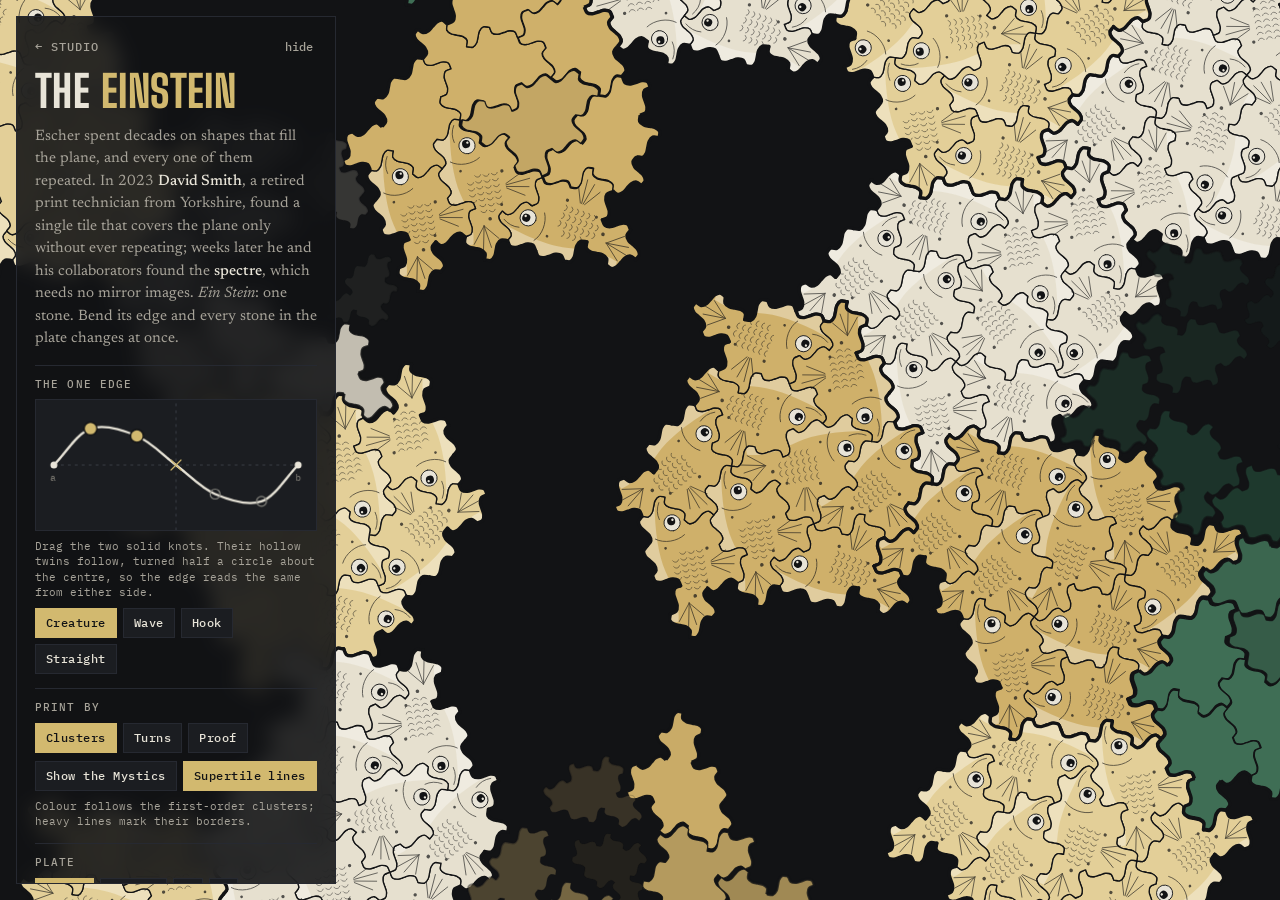
<file: rooms/einstein.html>
<!doctype html>
<html lang="en">
<head>
<meta charset="utf-8">
<meta name="viewport" content="width=device-width,initial-scale=1,viewport-fit=cover">
<title>The Einstein</title>
<link rel="stylesheet" href="../studio.css">
<style>
  :root {
    --print: #d2b96f;     /* pale ochre */
    --green: #2c5a45;     /* deep green */
  }
  .plate { cursor: grab; }
  .plate.dragging { cursor: grabbing; }
  .plate:focus-visible { outline: 2px solid var(--print); outline-offset: -4px; }
  .editor-wrap { position: relative; }
  #curve { display: block; width: 100%; height: 132px; background: var(--ink-2); border: 1px solid var(--ink-3); touch-action: none; cursor: crosshair; }
  #curve:focus-visible { outline: 2px solid var(--print); outline-offset: 2px; }
  .hint { font: 400 11px/1.4 var(--mono); color: var(--paper-dim); margin: 0; }
  .swatches { display: flex; gap: 4px; }
  .swatches i { width: 14px; height: 14px; display: inline-block; border: 1px solid var(--ink-3); }
  .proof { font: 400 11px/1.55 var(--mono); color: var(--paper-dim); margin: 0; }
  .proof b { color: var(--print); font-weight: 500; }
  .proof .bad { color: #d9776a; }
  @media (max-width: 720px) {
    #curve { height: 112px; }
  }
</style>
</head>
<body>
<div class="room">
  <canvas class="plate" id="plate" tabindex="0" aria-label="An endless spectre tiling. Drag to pan, scroll or pinch to zoom, arrow keys to move, plus and minus to zoom."></canvas>
  <aside class="rail" id="rail">
    <div class="rail-head"><a class="back" href="../index.html">← Studio</a>
      <button class="toggle" id="railToggle" aria-expanded="true">hide</button></div>
    <h1 class="room-title">The <em>Einstein</em></h1>
    <p class="lede">Escher spent decades on shapes that fill the plane, and every one of them repeated. In 2023 <b>David Smith</b>, a retired print technician from Yorkshire, found a single tile that covers the plane only without ever repeating; weeks later he and his collaborators found the <b>spectre</b>, which needs no mirror images. <i>Ein Stein</i>: one stone. Bend its edge and every stone in the plate changes at once.</p>

    <div class="group">
      <span class="label" id="edgeLabel">The one edge</span>
      <div class="editor-wrap"><canvas id="curve" tabindex="0" aria-labelledby="edgeLabel" aria-describedby="curveHint"></canvas></div>
      <p class="hint" id="curveHint">Drag the two solid knots. Their hollow twins follow, turned half a circle about the centre, so the edge reads the same from either side.</p>
      <div class="row" id="presets">
        <button class="btn on" data-preset="creature" aria-pressed="true">Creature</button>
        <button class="btn" data-preset="wave" aria-pressed="false">Wave</button>
        <button class="btn" data-preset="hook" aria-pressed="false">Hook</button>
        <button class="btn" data-preset="straight" aria-pressed="false">Straight</button>
      </div>
    </div>

    <div class="group">
      <span class="label">Print by</span>
      <div class="row" id="modes">
        <button class="btn on" data-mode="clusters" aria-pressed="true">Clusters</button>
        <button class="btn" data-mode="turns" aria-pressed="false">Turns</button>
        <button class="btn" data-mode="proof" aria-pressed="false">Proof</button>
      </div>
      <div class="row">
        <button class="btn" id="mystic" aria-pressed="false">Show the Mystics</button>
        <button class="btn on" id="lines" aria-pressed="true">Supertile lines</button>
      </div>
      <p class="hint" id="modeHint">Colour follows the first-order clusters; heavy lines mark their borders.</p>
    </div>

    <div class="group">
      <span class="label">Plate</span>
      <div class="row">
        <button class="btn on" id="drift" aria-pressed="true">Drift</button>
        <button class="btn" id="regrow">Regrow</button>
        <button class="btn" id="zin" aria-label="Zoom in">+</button>
        <button class="btn" id="zout" aria-label="Zoom out">−</button>
      </div>
    </div>

    <div class="group">
      <span class="label">Why it never repeats</span>
      <p class="note">Every tiling by this shape is forced to gather into clusters, which gather into larger clusters of the same nine kinds, without end. A repeating pattern is one block of fixed size, copied; here every block sits inside a bigger one, so no block can be the one that repeats. And because each edge carries the same S, a flipped copy cannot meet its neighbours: every stone here is the same stone, only turned.</p>
    </div>

    <div class="group">
      <span class="label">Self-check</span>
      <p class="proof" id="proof">checking…</p>
    </div>
  </aside>
</div>

<script>
(() => {
'use strict';

// ---------- palette ----------
const INK = '#121315', PAPER = '#e8e4d8';
const TONES = {
  paper: '#e6e0cf',
  ochreL: '#e3cf98',
  ochre: '#cfb06a',
  green: '#3f6e55',
  greenD: '#244a39',
};

// ---------- spectre geometry (Tile(1,1)) ----------
const S3 = Math.sqrt(3);
const pt = (x, y) => ({ x, y });
const SPECTRE = [
  pt(0, 0), pt(1, 0), pt(1.5, -S3 / 2), pt(1.5 + S3 / 2, 0.5 - S3 / 2), pt(1.5 + S3 / 2, 1.5 - S3 / 2),
  pt(2.5 + S3 / 2, 1.5 - S3 / 2), pt(3 + S3 / 2, 1.5), pt(3, 2), pt(3 - S3 / 2, 1.5),
  pt(2.5 - S3 / 2, 1.5 + S3 / 2), pt(1.5 - S3 / 2, 1.5 + S3 / 2), pt(0.5 - S3 / 2, 1.5 + S3 / 2),
  pt(-S3 / 2, 1.5), pt(0, 1),
];
const NV = SPECTRE.length;
// Kaplan-style affine [a,b,c,d,e,f]: x' = a x + b y + c, y' = d x + e y + f
const I = [1, 0, 0, 0, 1, 0];
const mul = (A, B) => [
  A[0] * B[0] + A[1] * B[3], A[0] * B[1] + A[1] * B[4], A[0] * B[2] + A[1] * B[5] + A[2],
  A[3] * B[0] + A[4] * B[3], A[3] * B[1] + A[4] * B[4], A[3] * B[2] + A[4] * B[5] + A[5]];
const trot = (a) => [Math.cos(a), -Math.sin(a), 0, Math.sin(a), Math.cos(a), 0];
const ttrans = (x, y) => [1, 0, x, 0, 1, y];
const transTo = (p, q) => ttrans(q.x - p.x, q.y - p.y);
const tp = (M, P) => pt(M[0] * P.x + M[1] * P.y + M[2], M[3] * P.x + M[4] * P.y + M[5]);

const BASE_QUAD = [SPECTRE[3], SPECTRE[5], SPECTRE[7], SPECTRE[11]];
function buildBase() {
  const r = {};
  for (const l of ['Delta', 'Theta', 'Lambda', 'Xi', 'Pi', 'Sigma', 'Phi', 'Psi']) r[l] = { label: l, quad: BASE_QUAD, kids: null };
  r.Gamma = { label: 'Gamma', quad: BASE_QUAD, kids: [
    [{ label: 'Gamma1', kids: null }, I],
    [{ label: 'Gamma2', kids: null }, mul(ttrans(SPECTRE[8].x, SPECTRE[8].y), trot(Math.PI / 6))]] };
  return r;
}
const RULES = {
  Gamma: ['Pi', 'Delta', null, 'Theta', 'Sigma', 'Xi', 'Phi', 'Gamma'],
  Delta: ['Xi', 'Delta', 'Xi', 'Phi', 'Sigma', 'Pi', 'Phi', 'Gamma'],
  Theta: ['Psi', 'Delta', 'Pi', 'Phi', 'Sigma', 'Pi', 'Phi', 'Gamma'],
  Lambda: ['Psi', 'Delta', 'Xi', 'Phi', 'Sigma', 'Pi', 'Phi', 'Gamma'],
  Xi: ['Psi', 'Delta', 'Pi', 'Phi', 'Sigma', 'Psi', 'Phi', 'Gamma'],
  Pi: ['Psi', 'Delta', 'Xi', 'Phi', 'Sigma', 'Psi', 'Phi', 'Gamma'],
  Sigma: ['Xi', 'Delta', 'Xi', 'Phi', 'Sigma', 'Pi', 'Lambda', 'Gamma'],
  Phi: ['Psi', 'Delta', 'Psi', 'Phi', 'Sigma', 'Pi', 'Phi', 'Gamma'],
  Psi: ['Psi', 'Delta', 'Psi', 'Phi', 'Sigma', 'Psi', 'Phi', 'Gamma'],
};
function buildSupertiles(sys) {
  const quad = sys.Delta.quad;
  const R = [-1, 0, 0, 0, 1, 0];
  const steps = [[60, 3, 1], [0, 2, 0], [60, 3, 1], [60, 3, 1], [0, 2, 0], [60, 3, 1], [-120, 3, 3]];
  const Ts = [I];
  let ang = 0, rot = I;
  const tq = [...quad];
  for (const [a, from, to] of steps) {
    ang += a;
    if (a) { rot = trot(ang * Math.PI / 180); for (let i = 0; i < 4; i++) tq[i] = tp(rot, quad[i]); }
    Ts.push(mul(transTo(tq[to], tp(Ts[Ts.length - 1], quad[from])), rot));
  }
  for (let i = 0; i < Ts.length; i++) Ts[i] = mul(R, Ts[i]);
  const sq = [tp(Ts[6], quad[2]), tp(Ts[5], quad[1]), tp(Ts[3], quad[2]), tp(Ts[0], quad[1])];
  const out = {};
  for (const [l, subs] of Object.entries(RULES)) {
    const kids = [];
    subs.forEach((s, i) => { if (s) kids.push([sys[s], Ts[i]]); });
    out[l] = { label: l, quad: sq, kids };
  }
  return out;
}

// ---------- build the patch ----------
const LEVELS = 5;
// level 5 has an odd number of supertile reflections; one more flip makes every tile unreflected
const TOP = [-1, 0, 0, 0, 1, 0];
// centre and radius of the largest disc the level-5 Delta patch fully covers (found offline; re-verified below)
const C0 = pt(-114.1, -222.7), DISC_R = 122;

const centroidLocal = (() => {
  let a = 0, cx = 0, cy = 0;
  for (let i = 0; i < NV; i++) {
    const p = SPECTRE[i], q = SPECTRE[(i + 1) % NV], c = p.x * q.y - q.x * p.y;
    a += c; cx += (p.x + q.x) * c; cy += (p.y + q.y) * c;
  }
  return pt(cx / (3 * a), cy / (3 * a));
})();
const TILE_R = Math.max(...SPECTRE.map(p => Math.hypot(p.x - centroidLocal.x, p.y - centroidLocal.y))) + 0.4;

const tiles = [];
const supers = { 1: [], 2: [] };
(function build() {
  let sys = buildBase();
  for (let i = 0; i < LEVELS; i++) sys = buildSupertiles(sys);
  let dfs = 0;
  const anc = [0, 0, 0];
  const lab = ['', '', ''];
  function walk(node, M, L) {
    if (L === 1 || L === 2) { anc[L] = supers[L].length; lab[L] = node.label; supers[L].push({ label: node.label, sx: 0, sy: 0, n: 0 }); }
    if (L === 0) lab[0] = node.label;
    if (!node.kids) {
      const c = tp(M, centroidLocal);
      if (Math.hypot(c.x - C0.x, c.y - C0.y) > DISC_R + 6) return;
      const ang = ((Math.round(Math.atan2(M[3], M[0]) * 180 / Math.PI) % 360) + 360) % 360;
      tiles.push({
        m: [M[0], M[3], M[1], M[4], M[2], M[5]], // canvas order
        cx: c.x, cy: c.y, ang,
        mystic: node.label === 'Gamma1' || node.label === 'Gamma2',
        odd: node.label === 'Gamma2',
        l0: lab[0], l1: lab[1], a1: anc[1], a2: anc[2], dfs: dfs++,
      });
      for (const k of [1, 2]) { const s = supers[k][anc[k]]; s.sx += c.x; s.sy += c.y; s.n++; }
      return;
    }
    // the Mystic (a level-0 unit) holds its two spectres at level -1
    for (const [child, T] of node.kids) walk(child, mul(M, T), L - 1);
  }
  walk(sys.Delta, TOP, LEVELS);
})();

// spatial grid of tile centres
const CELL = 6;
const grid = new Map();
tiles.forEach((t, i) => {
  const k = Math.floor(t.cx / CELL) + ',' + Math.floor(t.cy / CELL);
  let a = grid.get(k); if (!a) grid.set(k, a = []); a.push(i);
});
function tilesInRect(x0, y0, x1, y1, out) {
  x0 -= TILE_R; y0 -= TILE_R; x1 += TILE_R; y1 += TILE_R;
  for (let gx = Math.floor(x0 / CELL); gx <= Math.floor(x1 / CELL); gx++)
    for (let gy = Math.floor(y0 / CELL); gy <= Math.floor(y1 / CELL); gy++) {
      const a = grid.get(gx + ',' + gy); if (!a) continue;
      for (const i of a) { const t = tiles[i]; if (t.cx >= x0 && t.cx <= x1 && t.cy >= y0 && t.cy <= y1) out.push(i); }
    }
  return out;
}

// edge adjacency: partner tile per edge; heavy line where first-order clusters differ
const wv = (t, p) => pt(t.m[0] * p.x + t.m[2] * p.y + t.m[4], t.m[1] * p.x + t.m[3] * p.y + t.m[5]);
const vkey = (p) => Math.round(p.x * 1000) + ',' + Math.round(p.y * 1000);
const edgeMap = new Map();
let sameDirDupes = 0;
tiles.forEach((t, ti) => {
  t.w = SPECTRE.map(p => wv(t, p));
  t.vk = t.w.map(vkey);
  t.partner = new Int32Array(NV).fill(-1);
  for (let i = 0; i < NV; i++) {
    const k = t.vk[i] + '|' + t.vk[(i + 1) % NV];
    if (edgeMap.has(k)) sameDirDupes++; else edgeMap.set(k, ti * NV + i);
  }
});
tiles.forEach((t, ti) => {
  for (let i = 0; i < NV; i++) {
    const rk = t.vk[(i + 1) % NV] + '|' + t.vk[i];
    const e = edgeMap.get(rk);
    if (e !== undefined) t.partner[i] = e;
  }
});

// ---------- the editable edge ----------
// Knots live in edge-local coords (u along the edge, v to its left). The full knot list is
// point-symmetric about (0.5, 0), so the curve reads identically from the neighbouring tile.
const PRESETS = {
  creature: [[0.15, 0.15], [0.34, 0.12]],
  wave: [[0.2, 0.24], [0.4, 0.17]],
  hook: [[0.12, -0.04], [0.3, 0.25]],
  straight: [[1 / 6, 0], [1 / 3, 0]],
};
let knots = PRESETS.creature.map(k => k.slice());
const VMAX = 0.27;

function knotList() {
  const [k1, k2] = knots;
  return [[0, 0], k1, k2, [0.5, 0], [1 - k2[0], -k2[1]], [1 - k1[0], -k1[1]], [1, 0]];
}
// Catmull-Rom through the knots -> cubic Bezier segments [c1, c2, p] in edge-local coords
function curveSegments() {
  const P = knotList();
  const n = P.length;
  const at = (i) => i < 0 ? [2 * P[0][0] - P[1][0], 2 * P[0][1] - P[1][1]] : i >= n ? [2 * P[n - 1][0] - P[n - 2][0], 2 * P[n - 1][1] - P[n - 2][1]] : P[i];
  const segs = [];
  for (let i = 0; i < n - 1; i++) {
    const p0 = at(i - 1), p1 = at(i), p2 = at(i + 1), p3 = at(i + 2);
    segs.push([
      [p1[0] + (p2[0] - p0[0]) / 6, p1[1] + (p2[1] - p0[1]) / 6],
      [p2[0] - (p3[0] - p1[0]) / 6, p2[1] - (p3[1] - p1[1]) / 6],
      p2,
    ]);
  }
  return segs;
}
function bez(p0, c1, c2, p3, t) {
  const s = 1 - t;
  return [s * s * s * p0[0] + 3 * s * s * t * c1[0] + 3 * s * t * t * c2[0] + t * t * t * p3[0],
          s * s * s * p0[1] + 3 * s * s * t * c1[1] + 3 * s * t * t * c2[1] + t * t * t * p3[1]];
}
function curveAt(segs, t) { // t in [0,1] over the whole edge
  const n = segs.length, x = Math.min(t * n, n - 1e-9), k = Math.floor(x);
  const start = k === 0 ? [0, 0] : segs[k - 1][2];
  return bez(start, segs[k][0], segs[k][1], segs[k][2], x - k);
}

let tilePath, edgePaths, SEGS;
function buildTilePaths() {
  SEGS = curveSegments();
  tilePath = new Path2D();
  edgePaths = [];
  tilePath.moveTo(SPECTRE[0].x, SPECTRE[0].y);
  for (let i = 0; i < NV; i++) {
    const a = SPECTRE[i], b = SPECTRE[(i + 1) % NV];
    const dx = b.x - a.x, dy = b.y - a.y; // unit length
    const L = (u, v) => [a.x + u * dx - v * dy, a.y + u * dy + v * dx];
    const ep = new Path2D();
    ep.moveTo(a.x, a.y);
    for (const [c1, c2, p] of SEGS) {
      const A = L(c1[0], c1[1]), B = L(c2[0], c2[1]), C = L(p[0], p[1]);
      tilePath.bezierCurveTo(A[0], A[1], B[0], B[1], C[0], C[1]);
      ep.bezierCurveTo(A[0], A[1], B[0], B[1], C[0], C[1]);
    }
    edgePaths.push(ep);
  }
  tilePath.closePath();
}

// ---------- the creature (tile-local coordinates) ----------
// The spectre reads as a fish-newt: head at vertex 12, dorsal fin at vertex 2, tail at vertex 6.
let FEAT;
function buildFeatures() {
  const eye = new Path2D(), pupil = new Path2D(), glint = new Path2D(), marks = new Path2D(), fine = new Path2D(), patch = new Path2D(), spots = new Path2D();
  // countershaded belly, clipped to the tile so it survives any edge curve
  patch.moveTo(-1.2, 1.78);
  patch.bezierCurveTo(-0.2, 2.02, 0.9, 2.08, 1.55, 1.92);
  patch.bezierCurveTo(2.2, 1.76, 2.7, 1.62, 3.3, 1.78);
  patch.lineTo(3.3, 3); patch.lineTo(-1.2, 3); patch.closePath();
  // eye
  const ex = 0.02, ey = 1.42, er = 0.27;
  eye.arc(ex, ey, er, 0, Math.PI * 2);
  pupil.arc(ex - 0.06, ey + 0.02, 0.135, 0, Math.PI * 2);
  glint.arc(ex - 0.1, ey - 0.03, 0.04, 0, Math.PI * 2);
  // mouth and gill
  marks.moveTo(-0.72, 1.74); marks.quadraticCurveTo(-0.45, 1.9, -0.16, 1.82);
  marks.moveTo(0.48, 1.08); marks.bezierCurveTo(0.66, 1.35, 0.66, 1.8, 0.46, 2.06);
  // dorsal fin rays, fanned from the back
  for (const [x, y] of [[1.22, -0.18], [1.45, -0.45], [1.72, -0.38], [1.98, -0.2]]) {
    marks.moveTo(1.55 + (x - 1.55) * 0.2, 0.36); marks.lineTo(x, y);
  }
  // tail rays
  for (const [x, y] of [[3.25, 0.9], [3.5, 1.2], [3.55, 1.48], [3.3, 1.75]]) {
    marks.moveTo(2.75, 1.32); marks.lineTo(x, y);
  }
  // scale rows: overlapping ")" gouges along the flank, convex side to the tail
  const rows = [[0.68, 1.02, 2.2], [0.96, 0.92, 2.42], [1.24, 1.0, 2.36], [1.52, 1.12, 2.0]];
  rows.forEach(([y, x0, x1], r) => {
    for (let x = x0 + (r % 2) * 0.1; x <= x1; x += 0.2) {
      fine.moveTo(x + 0.11 * Math.cos(-1.1), y + 0.11 * Math.sin(-1.1));
      fine.arc(x, y, 0.11, -1.1, 1.1);
    }
  });
  // a few dark spots on the back
  for (const [x, y, r] of [[1.05, 0.42, 0.055], [2.15, 0.62, 0.05], [2.55, 1.08, 0.06], [0.82, 1.78, 0.045]]) {
    spots.moveTo(x + r, y); spots.arc(x, y, r, 0, Math.PI * 2);
  }
  FEAT = { eye, pupil, glint, marks, fine, patch, spots };
}

// ---------- colouring ----------
const state = { mode: 'clusters', mystic: false, lines: true, drift: !matchMedia('(prefers-reduced-motion: reduce)').matches };
const CLUSTER_TONE = { Phi: 'green', Psi: 'ochreL', Delta: 'paper', Sigma: 'ochre', Gamma: 'greenD', Pi: 'paper', Xi: 'ochreL', Theta: 'ochre', Lambda: 'ochre' };
const TURN_TONE = ['paper', 'ochreL', 'green', 'ochre', 'greenD', 'ochreL'];
function hexMix(a, b, t) {
  const pa = parseInt(a.slice(1), 16), pb = parseInt(b.slice(1), 16);
  const ch = (p, s) => (p >> s) & 255;
  const m = (s) => Math.round(ch(pa, s) * (1 - t) + ch(pb, s) * t);
  return '#' + ((1 << 24) | (m(16) << 16) | (m(8) << 8) | m(0)).toString(16).slice(1);
}
function toneOf(t) {
  if (state.mode === 'proof') return 'paper';
  if (state.mode === 'turns') return t.odd ? 'mystic' : TURN_TONE[Math.round(t.ang / 60) % 6];
  return CLUSTER_TONE[t.l1] || 'paper';
}
function assignColours() {
  for (const t of tiles) {
    let tone = toneOf(t);
    let fill = tone === 'mystic' ? '#d9a441' : TONES[tone];
    let dark = tone === 'green' || tone === 'greenD';
    if (state.mystic) {
      if (t.mystic) { fill = t.odd ? '#e0ab45' : '#e9dcb4'; dark = false; }
      else { fill = hexMix(fill, '#18201c', 0.8); dark = true; }
    }
    t.fill = fill;
    t.patch = dark ? hexMix(fill, PAPER, 0.16) : hexMix(fill, '#ffffff', 0.35);
    t.mark = dark ? hexMix(fill, INK, 0.55) : hexMix(fill, INK, 0.7);
    t.dim = state.mystic && !t.mystic;
  }
}

// ---------- drawing one tile ----------
// base: canvas matrix world->pixels; px: pixels per world unit
function drawTile(ctx, t, base, px, grow) {
  let m = t.m;
  if (grow !== undefined && grow < 1) {
    const s = 0.55 + 0.45 * easeOut(grow);
    const cx = t.cx, cy = t.cy;
    m = [m[0] * s, m[1] * s, m[2] * s, m[3] * s, cx + (m[4] - cx) * s, cy + (m[5] - cy) * s];
    ctx.globalAlpha = Math.min(1, grow * 1.6);
  }
  ctx.setTransform(
    base[0] * m[0] + base[2] * m[1], base[1] * m[0] + base[3] * m[1],
    base[0] * m[2] + base[2] * m[3], base[1] * m[2] + base[3] * m[3],
    base[0] * m[4] + base[2] * m[5] + base[4], base[1] * m[4] + base[3] * m[5] + base[5]);
  ctx.fillStyle = t.fill;
  ctx.fill(tilePath);
  const detail = px > 7 && grow === undefined;
  if (detail) {
    ctx.save();
    ctx.clip(tilePath);
    ctx.fillStyle = t.patch; ctx.fill(FEAT.patch);
    ctx.restore();
    ctx.lineCap = 'round'; ctx.lineJoin = 'round';
    ctx.strokeStyle = t.mark;
    ctx.lineWidth = Math.max(0.6, px * 0.018) / px; ctx.stroke(FEAT.fine);
    ctx.lineWidth = Math.max(0.8, px * 0.026) / px; ctx.stroke(FEAT.marks);
    ctx.fillStyle = t.mark; ctx.fill(FEAT.spots);
    ctx.fillStyle = t.dim ? hexMix(PAPER, INK, 0.5) : PAPER; ctx.fill(FEAT.eye);
    ctx.lineWidth = Math.max(0.8, px * 0.028) / px; ctx.strokeStyle = INK; ctx.stroke(FEAT.eye);
    ctx.fillStyle = INK; ctx.fill(FEAT.pupil);
    ctx.fillStyle = PAPER; ctx.fill(FEAT.glint);
  }
  ctx.strokeStyle = INK; ctx.lineJoin = 'round';
  ctx.lineWidth = Math.max(0.7, Math.min(2.2, px * 0.045)) / px;
  ctx.stroke(tilePath);
  if (state.lines) {
    ctx.lineWidth = Math.max(1.6, Math.min(5, px * 0.11)) / px;
    for (let i = 0; i < NV; i++) {
      const e = t.partner[i];
      if (e >= 0 && tiles[(e / NV) | 0].a1 !== t.a1) ctx.stroke(edgePaths[i]);
    }
  }
  ctx.globalAlpha = 1;
}
const easeOut = (x) => 1 - Math.pow(1 - Math.min(1, Math.max(0, x)), 3);

// ---------- paper grain ----------
const grain = (() => {
  const c = document.createElement('canvas'); c.width = c.height = 160;
  const g = c.getContext('2d'); const d = g.createImageData(160, 160);
  for (let i = 0; i < d.data.length; i += 4) {
    const v = Math.random() < 0.5 ? 0 : 255;
    d.data[i] = d.data[i + 1] = d.data[i + 2] = v; d.data[i + 3] = Math.random() < 0.35 ? 255 : 0;
  }
  g.putImageData(d, 0, 0); return c;
})();

// ---------- view ----------
const plate = document.getElementById('plate');
const ctx = plate.getContext('2d');
const rail = document.getElementById('rail');
let W = 0, H = 0, DPR = 1;
const view = { cx: C0.x, cy: C0.y, s: 16, rot: 0.35 };
let focal = { x: 0, y: 0 };
function computeFocal() {
  const phone = innerWidth <= 720;
  const r = rail.getBoundingClientRect();
  if (rail.classList.contains('collapsed')) return { x: W / 2, y: H / 2 };
  if (phone) return { x: W / 2, y: Math.max(H * 0.25, (r.top) / 2) };
  return { x: (r.right + W) / 2, y: H / 2 };
}
function resize() {
  DPR = Math.min(2, devicePixelRatio || 1);
  W = innerWidth; H = innerHeight;
  plate.width = Math.round(W * DPR); plate.height = Math.round(H * DPR);
  focal = computeFocal();
  clampView();
  drawCurveEditor();
}
function viewMatrix(dpr) {
  const c = Math.cos(view.rot) * view.s * dpr, s = Math.sin(view.rot) * view.s * dpr;
  const fx = focal.x * dpr, fy = focal.y * dpr;
  return [c, s, -s, c, fx - (c * view.cx - s * view.cy), fy - (s * view.cx + c * view.cy)];
}
function screenToWorld(x, y) {
  const dx = x - focal.x, dy = y - focal.y, c = Math.cos(-view.rot), s = Math.sin(-view.rot);
  return pt(view.cx + (c * dx - s * dy) / view.s, view.cy + (s * dx + c * dy) / view.s);
}
function halfDiag() {
  return Math.max(Math.hypot(focal.x, focal.y), Math.hypot(W - focal.x, focal.y), Math.hypot(focal.x, H - focal.y), Math.hypot(W - focal.x, H - focal.y));
}
function minScale() { return halfDiag() / (DISC_R - 4); }
function clampView() {
  view.s = Math.min(90, Math.max(minScale(), view.s));
  const room = DISC_R - 4 - halfDiag() / view.s;
  const dx = view.cx - C0.x, dy = view.cy - C0.y, d = Math.hypot(dx, dy);
  if (d > room) { const k = Math.max(0, room) / d; view.cx = C0.x + dx * k; view.cy = C0.y + dy * k; }
}
function zoomAt(x, y, k) {
  endGrow();
  const w = screenToWorld(x, y);
  view.s *= k;
  view.s = Math.min(90, Math.max(minScale(), view.s));
  const dx = x - focal.x, dy = y - focal.y, c = Math.cos(-view.rot), s = Math.sin(-view.rot);
  view.cx = w.x - (c * dx - s * dy) / view.s;
  view.cy = w.y - (s * dx + c * dy) / view.s;
  clampView();
}

// ---------- chunk cache ----------
const CH = 448, PAD = 2;
let version = 1;
const cache = new Map();
let frameNo = 0;
function chunkZ(pxPerUnit) { return Math.ceil(Math.log2(pxPerUnit) - 0.2); }
function renderChunk(z, i, j, entry) {
  const cs = Math.pow(2, z), w = CH / cs, size = CH + 2 * PAD;
  let c = entry && entry.canvas;
  if (!c) { c = document.createElement('canvas'); c.width = c.height = size; }
  const g = c.getContext('2d');
  g.setTransform(1, 0, 0, 1, 0, 0);
  g.fillStyle = INK; g.fillRect(0, 0, size, size);
  const x0 = i * w - PAD / cs, y0 = j * w - PAD / cs;
  const base = [cs, 0, 0, cs, -x0 * cs, -y0 * cs];
  const list = tilesInRect(x0, y0, x0 + size / cs, y0 + size / cs, []);
  for (const ti of list) drawTile(g, tiles[ti], base, cs);
  g.setTransform(1, 0, 0, 1, 0, 0);
  g.globalAlpha = 0.07; g.globalCompositeOperation = 'multiply';
  g.fillStyle = g.createPattern(grain, 'repeat'); g.fillRect(0, 0, size, size);
  g.globalAlpha = 1; g.globalCompositeOperation = 'source-over';
  return { canvas: c, version, used: frameNo };
}
function visibleChunkRange(z) {
  const cs = Math.pow(2, z), w = CH / cs;
  const corners = [[0, 0], [W, 0], [0, H], [W, H]].map(([x, y]) => screenToWorld(x, y));
  const xs = corners.map(p => p.x), ys = corners.map(p => p.y);
  return [Math.floor(Math.min(...xs) / w), Math.floor(Math.min(...ys) / w), Math.floor(Math.max(...xs) / w), Math.floor(Math.max(...ys) / w)];
}
function drawChunks(budgetMs) {
  const px = view.s * DPR;
  const z = chunkZ(px);
  const VM = viewMatrix(DPR);
  ctx.setTransform(1, 0, 0, 1, 0, 0);
  ctx.fillStyle = INK; ctx.fillRect(0, 0, plate.width, plate.height);
  ctx.setTransform(VM[0], VM[1], VM[2], VM[3], VM[4], VM[5]);
  ctx.imageSmoothingQuality = 'high';
  const [i0, j0, i1, j1] = visibleChunkRange(z);
  const cs = Math.pow(2, z), w = CH / cs, size = CH + 2 * PAD;
  const t0 = performance.now();
  // order: centre-out so holes fill from the middle
  const order = [];
  for (let i = i0; i <= i1; i++) for (let j = j0; j <= j1; j++) order.push([i, j]);
  const mid = screenToWorld(focal.x, focal.y);
  order.sort((a, b) => Math.hypot((a[0] + .5) * w - mid.x, (a[1] + .5) * w - mid.y) - Math.hypot((b[0] + .5) * w - mid.x, (b[1] + .5) * w - mid.y));
  let missing = false;
  const todo = [];
  for (const [i, j] of order) {
    const key = z + ':' + i + ':' + j;
    const e = cache.get(key);
    if (!e || e.version !== version) todo.push([i, j, key, e]);
  }
  for (const [i, j, key, e] of todo) {
    if (performance.now() - t0 > budgetMs) { missing = true; break; }
    cache.set(key, renderChunk(z, i, j, e));
  }
  if (missing) { // underpaint with the grow layer and whatever coarser/finer/stale chunks we have
    drawLayerUnder();
    ctx.setTransform(VM[0], VM[1], VM[2], VM[3], VM[4], VM[5]);
    for (const dz of [-1, 1, -2]) drawLevel(z + dz);
  }
  drawLevel(z);
  frameNo++;
  if (cache.size > 110) {
    const arr = [...cache.entries()].sort((a, b) => a[1].used - b[1].used);
    for (let k = 0; k < arr.length - 90; k++) cache.delete(arr[k][0]);
  }
  return !missing;

  function drawLevel(zz) {
    const cz = Math.pow(2, zz), wz = CH / cz, sz = (CH + 2 * PAD) / cz;
    const [a0, b0, a1, b1] = visibleChunkRange(zz);
    for (let i = a0; i <= a1; i++) for (let j = b0; j <= b1; j++) {
      const e = cache.get(zz + ':' + i + ':' + j);
      if (!e) continue;
      e.used = frameNo;
      ctx.drawImage(e.canvas, i * wz - PAD / cz, j * wz - PAD / cz, sz, sz);
    }
  }
}

// ---------- grow-in ----------
// Finished tiles are painted once onto a screen layer; each frame only redraws the ones still arriving.
let growing = false, growStart = 0, growList = [], growNext = 0, layer = null, layerVM = null;
const GROW_TILE = 0.32;
function startGrow() {
  const mid = screenToWorld(focal.x, focal.y);
  const rank = supers[2].map((s, k) => [k, s.n ? Math.hypot(s.sx / s.n - mid.x, s.sy / s.n - mid.y) : 1e9]).sort((a, b) => a[1] - b[1]);
  const r2 = new Int32Array(supers[2].length); rank.forEach(([k], r) => { r2[k] = r; });
  const corners = [[0, 0], [W, 0], [0, H], [W, H]].map(([x, y]) => screenToWorld(x, y));
  const xs = corners.map(p => p.x), ys = corners.map(p => p.y);
  const list = tilesInRect(Math.min(...xs), Math.min(...ys), Math.max(...xs), Math.max(...ys), []).map(i => tiles[i]);
  const first = new Map();
  for (const t of list) if (!first.has(t.a2) || first.get(t.a2) > t.dfs) first.set(t.a2, t.dfs);
  // re-rank only the clusters on screen so the opener never waits on off-screen work
  const onScreen = [...first.keys()].sort((a, b) => r2[a] - r2[b]);
  const rk = new Map(onScreen.map((k, r) => [k, r]));
  for (const t of list) t.appear = rk.get(t.a2) * 0.17 + (t.dfs - first.get(t.a2)) * 0.022;
  list.sort((a, b) => a.appear - b.appear);
  growList = list; growNext = 0;
  layer = layer || document.createElement('canvas');
  layer.width = plate.width; layer.height = plate.height;
  const lg = layer.getContext('2d');
  lg.setTransform(1, 0, 0, 1, 0, 0); lg.fillStyle = INK; lg.fillRect(0, 0, layer.width, layer.height);
  layerVM = viewMatrix(DPR);
  growStart = performance.now(); growing = true;
}
function endGrow() {
  if (!growing) return;
  const lg = layer.getContext('2d');
  for (; growNext < growList.length; growNext++) drawTile(lg, growList[growNext], layerVM, view.s * DPR);
  growing = false; needsDraw = true;
}
function drawGrowing(now) {
  const el = (now - growStart) / 1000;
  const lg = layer.getContext('2d');
  while (growNext < growList.length && growList[growNext].appear + GROW_TILE <= el) drawTile(lg, growList[growNext++], layerVM, view.s * DPR);
  ctx.setTransform(1, 0, 0, 1, 0, 0);
  ctx.drawImage(layer, 0, 0);
  for (let k = growNext; k < growList.length; k++) {
    const t = growList[k];
    const g = (el - t.appear) / GROW_TILE;
    if (g <= 0) break;
    drawTile(ctx, t, layerVM, view.s * DPR, g);
  }
  if (growNext >= growList.length) { growing = false; needsDraw = true; }
}
// Underpaint with the grow layer (re-projected to the current view) while chunks fill in.
function drawLayerUnder() {
  if (!layer || !layerVM) return;
  const A = viewMatrix(DPR), B = layerVM;
  const det = B[0] * B[3] - B[1] * B[2];
  const Bi = [B[3] / det, -B[1] / det, -B[2] / det, B[0] / det, (B[2] * B[5] - B[3] * B[4]) / det, (B[1] * B[4] - B[0] * B[5]) / det];
  const M = [A[0] * Bi[0] + A[2] * Bi[1], A[1] * Bi[0] + A[3] * Bi[1], A[0] * Bi[2] + A[2] * Bi[3], A[1] * Bi[2] + A[3] * Bi[3],
    A[0] * Bi[4] + A[2] * Bi[5] + A[4], A[1] * Bi[4] + A[3] * Bi[5] + A[5]];
  ctx.setTransform(M[0], M[1], M[2], M[3], M[4], M[5]);
  ctx.drawImage(layer, 0, 0);
}

// ---------- loop ----------
let last = performance.now(), idleUntil = 0, needsDraw = true;
let driftT = 0;
function frame(now) {
  const dt = Math.min(0.05, (now - last) / 1000); last = now;
  if (state.drift && now > idleUntil && !dragging && !growing) {
    driftT += dt;
    const ang = driftT * 0.045 + 0.6;
    view.cx += Math.cos(ang) * 0.55 * dt; view.cy += Math.sin(ang) * 0.55 * dt;
    view.cx += (C0.x - view.cx) * 0.004 * dt; view.cy += (C0.y - view.cy) * 0.004 * dt;
    view.rot += 0.006 * dt;
    view.s *= 1 + Math.sin(driftT * 0.09) * 0.0035 * dt;
    clampView();
    needsDraw = true;
  }
  if (growing) {
    drawGrowing(now);
  } else if (needsDraw || stale) {
    const complete = drawChunks(stale ? 14 : 22);
    stale = !complete;
    if (complete && layerVersion !== -1) { layerVersion = -1; layerVM = null; }
    needsDraw = false;
  }
  requestAnimationFrame(frame);
}
let stale = false, layerVersion = 0;
function invalidate() { version++; stale = true; needsDraw = true; }

// ---------- input ----------
const pointers = new Map();
let dragging = false, pinch = null;
plate.addEventListener('pointerdown', (e) => {
  plate.setPointerCapture(e.pointerId);
  pointers.set(e.pointerId, { x: e.clientX, y: e.clientY });
  dragging = true; plate.classList.add('dragging'); endGrow();
  if (pointers.size === 2) {
    const [a, b] = [...pointers.values()];
    pinch = { d: Math.hypot(a.x - b.x, a.y - b.y), mx: (a.x + b.x) / 2, my: (a.y + b.y) / 2 };
  }
});
plate.addEventListener('pointermove', (e) => {
  const p = pointers.get(e.pointerId); if (!p) return;
  const nx = e.clientX, ny = e.clientY;
  if (pointers.size === 1) {
    panBy(nx - p.x, ny - p.y);
  }
  p.x = nx; p.y = ny;
  if (pointers.size === 2 && pinch) {
    const [a, b] = [...pointers.values()];
    const d = Math.hypot(a.x - b.x, a.y - b.y), mx = (a.x + b.x) / 2, my = (a.y + b.y) / 2;
    panBy(mx - pinch.mx, my - pinch.my);
    zoomAt(mx, my, d / pinch.d);
    pinch = { d, mx, my };
  }
  idleUntil = performance.now() + 5000; needsDraw = true;
});
const endPtr = (e) => {
  pointers.delete(e.pointerId);
  if (pointers.size < 2) pinch = null;
  if (!pointers.size) { dragging = false; plate.classList.remove('dragging'); }
};
plate.addEventListener('pointerup', endPtr);
plate.addEventListener('pointercancel', endPtr);
function panBy(dx, dy) {
  endGrow();
  const c = Math.cos(-view.rot), s = Math.sin(-view.rot);
  view.cx -= (c * dx - s * dy) / view.s; view.cy -= (s * dx + c * dy) / view.s;
  clampView(); needsDraw = true;
}
plate.addEventListener('wheel', (e) => {
  e.preventDefault(); endGrow();
  const dy = e.deltaMode === 1 ? e.deltaY * 16 : e.deltaY;
  zoomAt(e.clientX, e.clientY, Math.exp(-dy * 0.0015));
  idleUntil = performance.now() + 5000; needsDraw = true;
}, { passive: false });
plate.addEventListener('keydown', (e) => {
  const step = 60;
  const k = e.key;
  if (k === 'ArrowLeft') panBy(step, 0); else if (k === 'ArrowRight') panBy(-step, 0);
  else if (k === 'ArrowUp') panBy(0, step); else if (k === 'ArrowDown') panBy(0, -step);
  else if (k === '+' || k === '=') zoomAt(focal.x, focal.y, 1.25);
  else if (k === '-' || k === '_') zoomAt(focal.x, focal.y, 0.8);
  else return;
  e.preventDefault(); idleUntil = performance.now() + 5000; needsDraw = true;
});

// ---------- rail ----------
const railToggle = document.getElementById('railToggle');
railToggle.addEventListener('click', () => {
  const c = rail.classList.toggle('collapsed');
  railToggle.textContent = c ? 'show' : 'hide';
  railToggle.setAttribute('aria-expanded', String(!c));
  focal = computeFocal(); clampView(); needsDraw = true;
  if (!c) drawCurveEditor();
});
function pressGroup(sel, btn) {
  document.querySelectorAll(sel).forEach(b => { const on = b === btn; b.classList.toggle('on', on); b.setAttribute('aria-pressed', String(on)); });
}
function setToggle(btn, on) { btn.classList.toggle('on', on); btn.setAttribute('aria-pressed', String(on)); }
const MODE_HINT = {
  clusters: 'Colour follows the first-order clusters; heavy lines mark their borders.',
  turns: 'Colour follows which way each stone is turned. Most take one of six turns sixty degrees apart; the rare gold ones sit thirty degrees between.',
  proof: 'An uncoloured proof: ink and paper only.',
};
document.querySelectorAll('#modes .btn').forEach(b => b.addEventListener('click', () => {
  state.mode = b.dataset.mode; pressGroup('#modes .btn', b);
  document.getElementById('modeHint').textContent = MODE_HINT[state.mode] + (state.mystic ? MYSTIC_HINT : '');
  assignColours(); invalidate();
}));
const MYSTIC_HINT = ' Lit: the Mystics, the one cluster made of two stones, the second set at an odd thirty degrees to all the rest.';
document.getElementById('mystic').addEventListener('click', (e) => {
  state.mystic = !state.mystic; setToggle(e.currentTarget, state.mystic);
  document.getElementById('modeHint').textContent = MODE_HINT[state.mode] + (state.mystic ? MYSTIC_HINT : '');
  assignColours(); invalidate();
});
document.getElementById('lines').addEventListener('click', (e) => {
  state.lines = !state.lines; setToggle(e.currentTarget, state.lines); invalidate();
});
document.getElementById('drift').addEventListener('click', (e) => {
  state.drift = !state.drift; setToggle(e.currentTarget, state.drift);
});
document.getElementById('regrow').addEventListener('click', () => { endGrow(); startGrow(); });
document.getElementById('zin').addEventListener('click', () => { zoomAt(focal.x, focal.y, 1.3); needsDraw = true; });
document.getElementById('zout').addEventListener('click', () => { zoomAt(focal.x, focal.y, 1 / 1.3); needsDraw = true; });
document.querySelectorAll('#presets .btn').forEach(b => b.addEventListener('click', () => {
  knots = PRESETS[b.dataset.preset].map(k => k.slice()); pressGroup('#presets .btn', b);
  curveChanged();
}));

// ---------- curve editor ----------
const cv = document.getElementById('curve');
const cg = cv.getContext('2d');
let sel = 0, cdrag = -1;
function editorFrame() {
  const r = cv.getBoundingClientRect();
  const w = r.width, h = r.height;
  const unit = Math.min(w - 36, h * 2.1);
  return { w, h, unit, ox: (w - unit) / 2, oy: h / 2 };
}
function drawCurveEditor() {
  const r = cv.getBoundingClientRect(); if (!r.width) return;
  const d = Math.min(2, devicePixelRatio || 1);
  cv.width = Math.round(r.width * d); cv.height = Math.round(r.height * d);
  const F = editorFrame();
  cg.setTransform(d, 0, 0, d, 0, 0);
  cg.clearRect(0, 0, F.w, F.h);
  const X = (u, v) => [F.ox + u * F.unit, F.oy - v * F.unit];
  // guide
  cg.strokeStyle = '#3a3e47'; cg.lineWidth = 1; cg.setLineDash([3, 4]);
  cg.beginPath(); cg.moveTo(...X(0, 0)); cg.lineTo(...X(1, 0)); cg.stroke();
  cg.beginPath(); cg.moveTo(...X(0.5, -VMAX)); cg.lineTo(...X(0.5, VMAX)); cg.stroke();
  cg.setLineDash([]);
  // curve
  const segs = curveSegments();
  cg.beginPath(); cg.moveTo(...X(0, 0));
  for (const [c1, c2, p] of segs) cg.bezierCurveTo(...X(...c1), ...X(...c2), ...X(...p));
  cg.strokeStyle = PAPER; cg.lineWidth = 2.4; cg.lineCap = 'round'; cg.stroke();
  // vertices
  for (const u of [0, 1]) { cg.fillStyle = PAPER; cg.beginPath(); cg.arc(...X(u, 0), 3.5, 0, 7); cg.fill(); }
  // centre of symmetry
  const [mx, my] = X(0.5, 0);
  cg.strokeStyle = '#d2b96f'; cg.lineWidth = 1.2;
  cg.beginPath(); cg.moveTo(mx - 5, my - 5); cg.lineTo(mx + 5, my + 5); cg.moveTo(mx + 5, my - 5); cg.lineTo(mx - 5, my + 5); cg.stroke();
  // knots
  knots.forEach((k, idx) => {
    const [x, y] = X(k[0], k[1]);
    const [gx, gy] = X(1 - k[0], -k[1]);
    cg.strokeStyle = '#8b8a83'; cg.lineWidth = 1.2;
    cg.beginPath(); cg.arc(gx, gy, 5, 0, 7); cg.stroke();
    cg.fillStyle = idx === sel && document.activeElement === cv ? '#f0d68a' : '#d2b96f';
    cg.beginPath(); cg.arc(x, y, 6.5, 0, 7); cg.fill();
    cg.strokeStyle = INK; cg.lineWidth = 1.5; cg.stroke();
  });
  cg.fillStyle = '#7f7c74'; cg.font = '10px "IBM Plex Mono", monospace';
  cg.fillText('a', X(0, 0)[0] - 4, X(0, 0)[1] + 16);
  cg.fillText('b', X(1, 0)[0] - 3, X(1, 0)[1] + 16);
}
function setKnot(idx, u, v) {
  u = Math.min(0.46, Math.max(0.04, u)); v = Math.min(VMAX, Math.max(-VMAX, v));
  if (idx === 0) u = Math.min(u, knots[1][0] - 0.04); else u = Math.max(u, knots[0][0] + 0.04);
  knots[idx] = [u, v];
  pressGroup('#presets .btn', null);
  curveChanged();
}
cv.addEventListener('pointerdown', (e) => {
  const r = cv.getBoundingClientRect(), F = editorFrame();
  const x = e.clientX - r.left, y = e.clientY - r.top;
  let best = -1, bd = 1e9;
  knots.forEach((k, idx) => {
    for (const [u, v, mirror] of [[k[0], k[1], false], [1 - k[0], -k[1], true]]) {
      const d = Math.hypot(F.ox + u * F.unit - x, F.oy - v * F.unit - y);
      if (d < bd) { bd = d; best = mirror ? idx + 10 : idx; }
    }
  });
  if (bd < 26) { cdrag = best; sel = best % 10; cv.setPointerCapture(e.pointerId); e.preventDefault(); }
});
cv.addEventListener('pointermove', (e) => {
  if (cdrag < 0) return;
  const r = cv.getBoundingClientRect(), F = editorFrame();
  let u = (e.clientX - r.left - F.ox) / F.unit, v = (F.oy - (e.clientY - r.top)) / F.unit;
  if (cdrag >= 10) { u = 1 - u; v = -v; }
  setKnot(cdrag % 10, u, v);
});
const endC = () => { cdrag = -1; };
cv.addEventListener('pointerup', endC); cv.addEventListener('pointercancel', endC);
cv.addEventListener('focus', drawCurveEditor); cv.addEventListener('blur', drawCurveEditor);
cv.addEventListener('keydown', (e) => {
  const k = knots[sel], st = e.shiftKey ? 0.05 : 0.015;
  if (e.key === 'Tab' && !e.shiftKey && sel === 0) { sel = 1; drawCurveEditor(); e.preventDefault(); return; }
  if (e.key === 'Tab' && e.shiftKey && sel === 1) { sel = 0; drawCurveEditor(); e.preventDefault(); return; }
  if (e.key === 'ArrowLeft') setKnot(sel, k[0] - st, k[1]);
  else if (e.key === 'ArrowRight') setKnot(sel, k[0] + st, k[1]);
  else if (e.key === 'ArrowUp') setKnot(sel, k[0], k[1] + st);
  else if (e.key === 'ArrowDown') setKnot(sel, k[0], k[1] - st);
  else return;
  e.preventDefault();
});
let checkTimer = 0;
function curveChanged() {
  buildTilePaths(); drawCurveEditor(); invalidate();
  clearTimeout(checkTimer); checkTimer = setTimeout(curvedCheck, 250);
}

// ---------- self-check ----------
const proofEl = document.getElementById('proof');
const check = { };
function straightCheck() {
  let paired = 0, interiorOpen = 0, boundary = 0, reflected = 0;
  for (const t of tiles) {
    const det = t.m[0] * t.m[3] - t.m[1] * t.m[2];
    if (det < 0) reflected++;
    const inner = Math.hypot(t.cx - C0.x, t.cy - C0.y) < DISC_R - 6;
    for (let i = 0; i < NV; i++) {
      if (t.partner[i] >= 0) paired++;
      else if (inner) interiorOpen++; else boundary++;
    }
  }
  // sample points: each must lie in exactly one tile (straight-edged)
  const inPoly = (P, x, y) => { let c = false; for (let i = 0, j = P.length - 1; i < P.length; j = i++) if ((P[i].y > y) !== (P[j].y > y) && x < (P[j].x - P[i].x) * (y - P[i].y) / (P[j].y - P[i].y) + P[i].x) c = !c; return c; };
  let seed = 12345; const rnd = () => (seed = (seed * 16807) % 2147483647) / 2147483647;
  const N = 3000, hist = [0, 0, 0];
  for (let s = 0; s < N; s++) {
    const r = Math.sqrt(rnd()) * (DISC_R - 6), a = rnd() * Math.PI * 2;
    const x = C0.x + r * Math.cos(a), y = C0.y + r * Math.sin(a);
    let n = 0;
    for (const ti of tilesInRect(x, y, x, y, [])) if (inPoly(tiles[ti].w, x, y)) n++;
    hist[Math.min(n, 2)]++;
  }
  Object.assign(check, { tiles: tiles.length, mystics: tiles.filter(t => t.odd).length, paired, interiorOpen, boundary, sameDirDupes, reflected, samples: N, once: hist[1], gaps: hist[0], overlaps: hist[2] });
}
function curvedCheck() {
  // for every shared edge, sample the curve from both tiles and measure the worst disagreement
  const segs = SEGS;
  let worst = 0, n = 0;
  const local = (i, u) => {
    const a = SPECTRE[i], b = SPECTRE[(i + 1) % NV], dx = b.x - a.x, dy = b.y - a.y;
    const [cu, cvv] = curveAt(segs, u);
    return pt(a.x + cu * dx - cvv * dy, a.y + cu * dy + cvv * dx);
  };
  for (let ti = 0; ti < tiles.length; ti++) {
    const t = tiles[ti];
    for (let i = 0; i < NV; i++) {
      const e = t.partner[i]; if (e < 0) continue;
      const o = tiles[(e / NV) | 0], oi = e % NV;
      for (const u of [0.13, 0.31, 0.62, 0.86]) {
        const p = wv(t, local(i, u)), q = wv(o, local(oi, 1 - u));
        worst = Math.max(worst, Math.hypot(p.x - q.x, p.y - q.y)); n++;
      }
    }
  }
  check.curveSamples = n; check.curveWorst = worst;
  renderProof();
  window.__einsteinCheck = { ...check };
}
function renderProof() {
  const ok = check.interiorOpen === 0 && check.sameDirDupes === 0 && check.gaps === 0 && check.overlaps === 0 && check.reflected === 0;
  const f = (n) => n.toLocaleString('en-US');
  proofEl.innerHTML =
    `${f(check.tiles)} stones, ${f(check.mystics)} of them turned the odd thirty degrees, ${check.reflected === 0 ? '<b>none mirrored</b>' : `<span class="bad">${check.reflected} mirrored</span>`}.<br>` +
    `Edges met by exactly one partner, reversed: <b>${f(check.paired)}</b>. Open edges inside the plate: <b class="${check.interiorOpen ? 'bad' : ''}">${check.interiorOpen}</b>. Doubled: <b class="${check.sameDirDupes ? 'bad' : ''}">${check.sameDirDupes}</b>.<br>` +
    `Random points covered exactly once: <b>${f(check.once)} / ${f(check.samples)}</b> (gaps ${check.gaps}, overlaps ${check.overlaps}).<br>` +
    (check.curveSamples ? `Bent edge, both sides sampled ${f(check.curveSamples)} times: worst mismatch <b>${check.curveWorst.toExponential(1)}</b> edge-lengths.` : '') +
    (ok ? '' : '<br><span class="bad">Check failed.</span>');
}

// ---------- go ----------
buildTilePaths();
buildFeatures();
assignColours();
const phone0 = innerWidth <= 720;
view.s = phone0 ? 22 : 30;
resize();
addEventListener('resize', () => { resize(); needsDraw = true; });
if (state.drift) startGrow(); else needsDraw = true;
setTimeout(() => { const t = performance.now(); straightCheck(); curvedCheck(); check.ms = Math.round(performance.now() - t); window.__einsteinCheck = { ...check }; }, state.drift ? 4500 : 300);
document.getElementById('drift').classList.toggle('on', state.drift);
document.getElementById('drift').setAttribute('aria-pressed', String(state.drift));
if (document.fonts && document.fonts.ready) document.fonts.ready.then(drawCurveEditor);
requestAnimationFrame(frame);
window.__einstein = { view, state, tiles, setKnot, startGrow, zoomAt, invalidate, assignColours,
  setView(o) { endGrow(); Object.assign(view, o); clampView(); needsDraw = true; idleUntil = performance.now() + 1e9; } };
})();
</script>
</body>
</html>
</file>
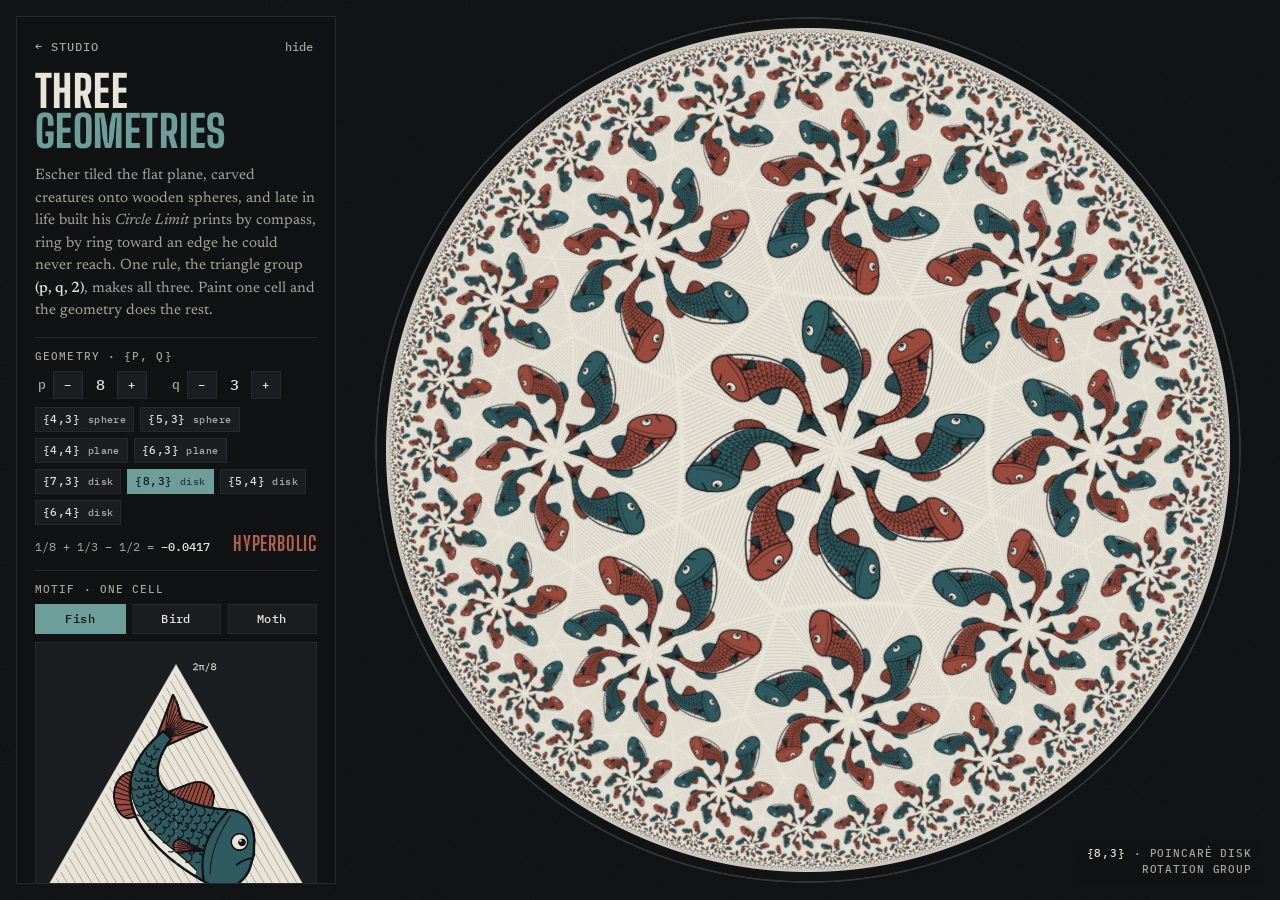
<file: rooms/geometries.html>
<!doctype html>
<html lang="en">
<head>
<meta charset="utf-8">
<meta name="viewport" content="width=device-width,initial-scale=1,viewport-fit=cover">
<title>Three Geometries</title>
<link rel="stylesheet" href="../studio.css">
<style>
  :root { --print: #6e9e9a; --brick: #b0614f; }
  .stepper { gap: 4px; }
  .stepper .sym { font: 500 13px var(--mono); color: var(--paper-dim); width: 14px; text-align: center; }
  .stepper output { font: 500 15px var(--mono); color: var(--paper); min-width: 26px; text-align: center; }
  .stepper .btn { width: 30px; padding: 7px 0; text-align: center; }
  .stepper .gap { width: 14px; }
  .presets .btn { padding: 6px 7px; font-size: 11px; }
  .presets .btn small { color: inherit; opacity: .7; font-size: 10px; }
  .readout { display: flex; flex-wrap: wrap; justify-content: space-between; align-items: baseline; gap: 4px 8px; }
  .readout .math { white-space: nowrap; }
  .readout b { color: var(--paper); font-weight: 500; }
  .geo-name { font: 700 20px/1 var(--display); letter-spacing: .04em; text-transform: uppercase; color: var(--print); }
  .geo-name.hyp { color: var(--brick); }
  .geo-name.flat { color: var(--paper); }
  .seg { display: flex; }
  .seg .btn { flex: 1; }
  .seg .btn + .btn { border-left: 0; }
  .padwrap { position: relative; width: 100%; aspect-ratio: 1; background: var(--ink-2); border: 1px solid var(--ink-3); }
  #pad { width: 100%; height: 100%; display: block; touch-action: none; cursor: crosshair; }
  .brushes { display: grid; grid-template-columns: repeat(4, 1fr); gap: 4px; }
  .brushes .btn { padding: 7px 2px; font-size: 11px; letter-spacing: 0; white-space: nowrap; }
  .brushes .sw { display: inline-block; width: 8px; height: 8px; margin-right: 4px; vertical-align: 0; border: 1px solid var(--paper-dim); }
  .sizerow { display: grid; grid-template-columns: auto 1fr; gap: 10px; align-items: center; }
  .caption { position: absolute; right: max(18px, env(safe-area-inset-right, 0px)); bottom: max(16px, env(safe-area-inset-bottom, 0px));
    font: 500 11px/1.4 var(--mono); letter-spacing: .08em; text-transform: uppercase; color: var(--paper-dim); text-align: right; pointer-events: none; z-index: 2;
    background: color-mix(in oklab, var(--ink) 82%, transparent); padding: 7px 10px; }
  .caption b { color: var(--paper); font-weight: 500; }
  .nogl { position: absolute; inset: 0; display: none; place-items: center; padding: 40px; text-align: center; color: var(--paper-dim); font: italic 16px var(--serif); }
  @media (max-width: 720px) {
    .caption { top: max(12px, env(safe-area-inset-top, 0px)); bottom: auto; right: 12px; font-size: 10px; }
    .caption .more { display: none; }
  }
</style>
</head>
<body>
<div class="room">
  <canvas class="plate" id="plate" aria-label="A tiling of one painted cell across a sphere, the plane, or the hyperbolic disk"></canvas>
  <div class="caption" id="caption" aria-live="polite"></div>
  <div class="nogl" id="nogl">This room needs WebGL2, which this browser doesn't provide.</div>
  <aside class="rail" id="rail">
    <div class="rail-head"><a class="back" href="../index.html">← Studio</a>
      <button class="toggle" id="railToggle" aria-expanded="true">hide</button></div>
    <h1 class="room-title">Three <em>Geometries</em></h1>
    <p class="lede">Escher tiled the flat plane, carved creatures onto wooden spheres, and late in life built his <i>Circle Limit</i> prints by compass, ring by ring toward an edge he could never reach. One rule, the triangle group <b>(p,&thinsp;q,&thinsp;2)</b>, makes all three. Paint one cell and the geometry does the rest.</p>

    <div class="group">
      <span class="label">Geometry · {p, q}</span>
      <div class="row stepper">
        <span class="sym">p</span>
        <button class="btn" id="pDec" aria-label="decrease p">−</button>
        <output id="pOut">8</output>
        <button class="btn" id="pInc" aria-label="increase p">+</button>
        <span class="gap"></span>
        <span class="sym">q</span>
        <button class="btn" id="qDec" aria-label="decrease q">−</button>
        <output id="qOut">3</output>
        <button class="btn" id="qInc" aria-label="increase q">+</button>
      </div>
      <div class="row presets" id="presets"></div>
      <div class="readout">
        <span class="math" id="curv">1/p + 1/q − 1/2</span>
        <span class="geo-name" id="geoName">—</span>
      </div>
    </div>

    <div class="group">
      <span class="label">Motif · one cell</span>
      <div class="row seg" role="group" aria-label="default motif">
        <button class="btn" data-motif="fish" aria-pressed="true">Fish</button>
        <button class="btn" data-motif="bird" aria-pressed="false">Bird</button>
        <button class="btn" data-motif="moth" aria-pressed="false">Moth</button>
      </div>
      <div class="padwrap"><canvas id="pad" width="512" height="512" aria-label="Drawing pad: the fundamental cell"></canvas></div>
      <div class="row brushes" role="group" aria-label="brush">
        <button class="btn" data-brush="ink" aria-pressed="true"><span class="sw" style="background:#121315"></span>Ink</button>
        <button class="btn" data-brush="print" aria-pressed="false"><span class="sw" style="background:#2f5b60"></span>Print</button>
        <button class="btn" data-brush="counter" aria-pressed="false"><span class="sw" style="background:#9a4b3d"></span>Counter</button>
        <button class="btn" data-brush="erase" aria-pressed="false"><span class="sw" style="background:#e8e4d8"></span>Erase</button>
      </div>
      <div class="sizerow"><span class="label">Size</span><input type="range" id="size" min="2" max="48" value="8" aria-label="brush size"></div>
      <div class="row">
        <button class="btn" id="undo">Undo</button>
        <button class="btn" id="clear">Clear</button>
        <button class="btn" id="platePaint" aria-pressed="false">Paint on plate</button>
      </div>
    </div>

    <div class="group">
      <span class="label">Symmetry</span>
      <div class="seg" role="group" aria-label="symmetry mode">
        <button class="btn" id="mRot" aria-pressed="true">Rotation</button>
        <button class="btn" id="mKal" aria-pressed="false">Kaleidoscope</button>
      </div>
      <p class="note" id="modeNote"></p>
      <div class="row"><button class="btn" id="lines" aria-pressed="false">Construction lines</button></div>
    </div>

    <div class="group">
      <span class="label">Drift</span>
      <input type="range" id="speed" min="0" max="2" step="0.05" value="1" aria-label="drift speed">
      <p class="note">Drag the plate to travel. On the disk, creatures stream in from the rim; on the sphere you turn the ball.</p>
    </div>
  </aside>
</div>

<script>
(() => {
'use strict';
const $ = (id) => document.getElementById(id);
const PI = Math.PI;
const reduceMotion = matchMedia('(prefers-reduced-motion: reduce)').matches;

// ---------- palette (sRGB) ----------
const COL = { ink: [18, 19, 21], paper: [232, 228, 216], teal: [47, 91, 96], brick: [154, 75, 61] };

// ---------- canonical cell (pad texture space, 512x512) ----------
const TEX = 512, AX = 256, AY = 40, TH = 420, BETA = PI / 6, TB = Math.tan(BETA);

// ---------- state ----------
const st = {
  p: 8, q: 3, mode: 'rot', lines: false, speed: reduceMotion ? 0 : 1,
  motif: 'fish', brush: 'ink', size: 8, platePaint: false,
};
let G = null;          // internal geometry (possibly p/q swapped for colouring)
let M = ident();       // camera Möbius map (plane + disk)
let Rot = rotXY(-0.55, 0.5);   // sphere orientation (row-major 3x3)
let dim = 0, dimTarget = 0, pendingGeom = null;

// ---------- complex + Möbius helpers ----------
function cm(a, b) { return [a[0]*b[0] - a[1]*b[1], a[0]*b[1] + a[1]*b[0]]; }
function ca(a, b) { return [a[0]+b[0], a[1]+b[1]]; }
function cdv(a, b) { const d = b[0]*b[0] + b[1]*b[1]; return [(a[0]*b[0] + a[1]*b[1]) / d, (a[1]*b[0] - a[0]*b[1]) / d]; }
function cj(a) { return [a[0], -a[1]]; }
function csqrt(a) { const r = Math.hypot(a[0], a[1]), t = Math.atan2(a[1], a[0]) / 2, s = Math.sqrt(r); return [s*Math.cos(t), s*Math.sin(t)]; }
function ident() { return { a: [1,0], b: [0,0], c: [0,0], d: [1,0] }; }
function mm(A, B) { return { a: ca(cm(A.a,B.a), cm(A.b,B.c)), b: ca(cm(A.a,B.b), cm(A.b,B.d)), c: ca(cm(A.c,B.a), cm(A.d,B.c)), d: ca(cm(A.c,B.b), cm(A.d,B.d)) }; }
function mconj(A) { return { a: cj(A.a), b: cj(A.b), c: cj(A.c), d: cj(A.d) }; }
function mapply(A, z) { return cdv(ca(cm(A.a, z), A.b), ca(cm(A.c, z), A.d)); }
function mnorm(A) {
  const det = ca(cm(A.a, A.d), cm([-A.b[0], -A.b[1]], A.c));
  const s = csqrt(det);
  const n = { a: cdv(A.a, s), b: cdv(A.b, s), c: cdv(A.c, s), d: cdv(A.d, s) };
  if (G && G.kind === 2) {        // project back onto SU(1,1)
    const a = [(n.a[0] + n.d[0]) / 2, (n.a[1] - n.d[1]) / 2];
    const b = [(n.b[0] + n.c[0]) / 2, (n.b[1] - n.c[1]) / 2];
    const k = Math.sqrt(Math.max(1e-12, a[0]*a[0] + a[1]*a[1] - b[0]*b[0] - b[1]*b[1]));
    const A2 = [a[0]/k, a[1]/k], B2 = [b[0]/k, b[1]/k];
    return { a: A2, b: B2, c: cj(B2), d: cj(A2) };
  }
  if (G && G.kind === 1) {        // keep it a similarity z -> a z + b with |a| = 1
    const a = cdv(n.a, n.d), b = cdv(n.b, n.d), k = Math.hypot(a[0], a[1]);
    return { a: [a[0]/k, a[1]/k], b, c: [0,0], d: [1,0] };
  }
  return n;
}
// disk automorphism taking 0 -> a
function diskT(a) { return { a: [1,0], b: [a[0], a[1]], c: [a[0], -a[1]], d: [1,0] }; }
function diskTinv(a) { return diskT([-a[0], -a[1]]); }

// ---------- 3x3 rotations (row-major) ----------
function rotAxis(ax, ang) {
  const [x, y, z] = ax, c = Math.cos(ang), s = Math.sin(ang), t = 1 - c;
  return [t*x*x + c, t*x*y - s*z, t*x*z + s*y, t*x*y + s*z, t*y*y + c, t*y*z - s*x, t*x*z - s*y, t*y*z + s*x, t*z*z + c];
}
function m3mul(A, B) { const r = new Array(9); for (let i = 0; i < 3; i++) for (let j = 0; j < 3; j++) r[i*3+j] = A[i*3]*B[j] + A[i*3+1]*B[3+j] + A[i*3+2]*B[6+j]; return r; }
function m3T(A) { return [A[0], A[3], A[6], A[1], A[4], A[7], A[2], A[5], A[8]]; }
function rotXY(ax, ay) { return m3mul(rotAxis([1,0,0], ax), rotAxis([0,1,0], ay)); }
function orthon(R) {
  let a = [R[0], R[3], R[6]], b = [R[1], R[4], R[7]];
  const na = Math.hypot(...a); a = a.map(v => v / na);
  const d = a[0]*b[0] + a[1]*b[1] + a[2]*b[2]; b = b.map((v, i) => v - d * a[i]);
  const nb = Math.hypot(...b); b = b.map(v => v / nb);
  const c = [a[1]*b[2] - a[2]*b[1], a[2]*b[0] - a[0]*b[2], a[0]*b[1] - a[1]*b[0]];
  return [a[0], b[0], c[0], a[1], b[1], c[1], a[2], b[2], c[2]];
}

// ---------- the triangle group ----------
// Fundamental triangle: vertex at the origin with angle π/P between mirror 1 (real axis)
// and mirror 2 (line at angle π/P); mirror 3 meets mirror 1 at a right angle and mirror 2 at π/Q.
function makeGeom(p, q, mode) {
  let P = p, Q = q;
  if (mode === 'rot' && p % 2 === 1 && q % 2 === 0) { P = q; Q = p; }   // even vertex at centre allows a proper 2-colouring
  const curv = 1/p + 1/q - 0.5;
  const kind = Math.abs(curv) < 1e-9 ? 1 : (curv > 0 ? 0 : 2);
  const S = PI / P, cq = Math.cos(PI / Q), sp = Math.sin(S);
  let C = 0, R = 0;
  if (kind === 2) { const c2 = cq*cq / (cq*cq - sp*sp); C = Math.sqrt(c2); R = Math.sqrt(c2 - 1); }
  else if (kind === 0) { const c2 = cq*cq / (sp*sp - cq*cq); C = -Math.sqrt(c2); R = Math.sqrt(c2 + 1); }
  const colMode = mode === 'kal' ? 0 : (P % 2 === 0 ? 1 : 2);
  const g = { p, q, P, Q, S, curv, kind, C, R, EC: 1, n2: [-Math.sin(S), Math.cos(S)], colMode };
  g.mats = {
    1: ident(),
    2: { a: [Math.cos(2*S), Math.sin(2*S)], b: [0,0], c: [0,0], d: [1,0] },
    3: kind === 1 ? { a: [-1,0], b: [2,0], c: [0,0], d: [1,0] } : { a: [C,0], b: [R*R - C*C, 0], c: [1,0], d: [-C,0] },
  };
  return g;
}
function hit(g, ph) {
  if (g.kind === 1) return g.EC / Math.cos(ph);
  const s = Math.sqrt(Math.max(g.R*g.R - g.C*g.C*Math.sin(ph)**2, 0));
  return g.kind === 2 ? g.C*Math.cos(ph) - s : g.C*Math.cos(ph) + s;
}
function wrong3(g, x, y) {
  if (g.kind === 1) return x > g.EC + 1e-12;
  const d2 = (x - g.C)**2 + y*y;
  return g.kind === 2 ? d2 < g.R*g.R - 1e-12 : d2 > g.R*g.R + 1e-12;
}
function foldSeq(g, w) {
  let [x, y] = w; const seq = [];
  for (let i = 0; i < 600; i++) {
    if (y < -1e-12) { y = -y; seq.push(1); continue; }
    const d = x*g.n2[0] + y*g.n2[1];
    if (d > 1e-12) { x -= 2*d*g.n2[0]; y -= 2*d*g.n2[1]; seq.push(2); continue; }
    if (wrong3(g, x, y)) {
      if (g.kind === 1) x = 2*g.EC - x;
      else { const dx = x - g.C, d2 = dx*dx + y*y, k = g.R*g.R / d2; x = g.C + dx*k; y = y*k; }
      seq.push(3); continue;
    }
    break;
  }
  return { w: [x, y], seq };
}
const FIXUPS = (() => { const out = [[]]; for (const a of [1,2,3]) out.push([a]); for (const a of [1,2,3]) for (const b of [1,2,3]) if (a !== b) out.push([a,b]); for (const a of [1,2,3]) for (const b of [1,2,3]) for (const c of [1,2,3]) if (a !== b && b !== c) out.push([a,b,c]); return out; })();
// Keep the camera near the origin by applying a symmetry of the tiling that preserves
// orientation and the tile colouring, so the view is unchanged while precision stays good.
function reduceCamera() {
  if (G.kind === 0) return;
  const w0 = mapply(M, [0, 0]);
  const { seq } = foldSeq(G, w0);
  if (seq.length <= 3) return;
  const count = (s) => { let par = 0, chi = 0; for (const g of s) { par ^= 1; if (g !== 1) chi ^= 1; } return { par, chi }; };
  const base = count(seq);
  for (const f of FIXUPS) {
    const c = count(f), par = base.par ^ c.par, chi = base.chi ^ c.chi;
    if (par !== 0) continue;
    if (G.colMode === 1 && chi !== 0) continue;
    let N = M;
    for (const g of seq.concat(f)) N = mm(G.mats[g], mconj(N));
    M = mnorm(N);
    return;
  }
}

// ---------- layout ----------
const canvas = $('plate'), rail = $('rail');
const view = { cx: 0, cy: 0, R: 100, tcx: 0, tcy: 0, tR: 100, dpr: 1, w: 1, h: 1, init: false };
function targetLayout() {
  const w = innerWidth, h = innerHeight, phone = w <= 720;
  const rr = rail.getBoundingClientRect(), collapsed = rail.classList.contains('collapsed');
  let x0 = 0, x1 = w, y0 = 0, y1 = h, m = phone ? 12 : 28;
  if (phone) { if (!collapsed) { y1 = rr.top; y0 = 40; } else y0 = rr.bottom; }
  else if (!collapsed) x0 = rr.right;
  const cx = (x0 + x1) / 2, cy = (y0 + y1) / 2;
  const R = Math.max(60, Math.min((x1 - x0) / 2, (y1 - y0) / 2) - m);
  return { cx, cy, R };
}
function resize() {
  view.dpr = Math.min(2, devicePixelRatio || 1);
  view.w = innerWidth; view.h = innerHeight;
  canvas.width = Math.round(view.w * view.dpr); canvas.height = Math.round(view.h * view.dpr);
  const t = targetLayout(); view.tcx = t.cx; view.tcy = t.cy; view.tR = t.R;
  if (!view.init) { view.cx = t.cx; view.cy = t.cy; view.R = t.R; view.init = true; }
  needs = true;
}
function plateScale() { return view.R * 0.27; }     // plane: css px per model unit
function ballR() { return view.R * 0.94; }

// screen (css px) -> model point w; returns null if outside the model region
function screenToModel(x, y) {
  const dx = x - view.cx, dy = view.cy - y;
  if (G.kind === 0) {
    const R = ballR(), qx = dx / R, qy = dy / R, rr = qx*qx + qy*qy;
    if (rr >= 1) return null;
    const zf = Math.sqrt(1 - rr), r = Rot;
    const P = [r[0]*qx + r[1]*qy + r[2]*zf, r[3]*qx + r[4]*qy + r[5]*zf, r[6]*qx + r[7]*qy + r[8]*zf];
    const den = Math.max(1 + P[2], 1e-6);
    return [P[0] / den, P[1] / den];
  }
  if (G.kind === 2) {
    const z = [dx / view.R, dy / view.R];
    if (z[0]*z[0] + z[1]*z[1] >= 0.999) return null;
    return mapply(M, z);
  }
  return mapply(M, [dx / plateScale(), dy / plateScale()]);
}
function screenZ(x, y) {
  const s = G.kind === 1 ? plateScale() : view.R;
  return [(x - view.cx) / s, (view.cy - y) / s];
}

// ---------- WebGL ----------
const gl = canvas.getContext('webgl2', { antialias: false, alpha: false, preserveDrawingBuffer: true });
if (!gl) { $('nogl').style.display = 'grid'; }

const VS = `#version 300 es
in vec2 aP; void main(){ gl_Position = vec4(aP, 0., 1.); }`;
const FS = `#version 300 es
precision highp float;
uniform vec2 uCenter; uniform float uRad, uBall, uPlane;
uniform int uKind, uRotMode, uColMode;
uniform float uS, uC, uR, uEC, uLines, uDim;
uniform vec2 uN2;
uniform vec4 uMab, uMcd;
uniform mat3 uRot;
uniform sampler2D uTex;
uniform float uDpr;
out vec4 o;
const vec3 INK = vec3(18.,19.,21.)/255.;
const vec3 PAPER = vec3(232.,228.,216.)/255.;
const vec3 TEAL = vec3(47.,91.,96.)/255.;
const vec3 BRICK = vec3(154.,75.,61.)/255.;
const float TEXN = 512., AXT = 256., AYT = 40., THT = 420., BETA = 0.5235987756;
vec2 cmul(vec2 a, vec2 b){ return vec2(a.x*b.x - a.y*b.y, a.x*b.y + a.y*b.x); }
vec2 cdiv(vec2 a, vec2 b){ float d = dot(b,b); return vec2(a.x*b.x + a.y*b.y, a.y*b.x - a.x*b.y)/d; }
float hash(vec2 p){ p = fract(p*vec2(123.34, 456.21)); p += dot(p, p+45.32); return fract(p.x*p.y); }
float hitR(float ph){
  if (uKind == 1) return uEC/cos(ph);
  float s = sqrt(max(uR*uR - uC*uC*sin(ph)*sin(ph), 0.));
  return uKind == 2 ? uC*cos(ph) - s : uC*cos(ph) + s;
}
void main(){
  vec2 fc = gl_FragCoord.xy / uDpr;           // css px, y up
  vec2 rel = fc - uCenter;
  vec3 bg = INK;
  float cover = 1.;
  vec2 w; float J; vec3 nrm = vec3(0., 0., 1.); float zf = 1.;
  float lenq = length(rel) / uRad;
  if (uKind == 0) {
    vec2 q = rel / uBall; float rr = dot(q,q);
    cover = clamp((1. - sqrt(rr)) * uBall * uDpr + .5, 0., 1.);
    if (cover <= 0.) {
      float ring = 1. - smoothstep(.4, 1.3, abs(length(rel) - uBall - 10.) * uDpr);
      vec3 c = mix(bg, PAPER, ring * .16);
      c += (hash(gl_FragCoord.xy) - .5) * .012;
      o = vec4(mix(c, INK, uDim*0.), 1.); return;
    }
    zf = sqrt(max(1. - rr, 1e-5));
    nrm = vec3(q, zf);
    vec3 P = uRot * nrm;
    w = P.xy / max(1. + P.z, 1e-6);
    J = (1. / uBall) / sqrt(max(zf, .05)) * (1. + dot(w,w)) * .5;
  } else if (uKind == 2) {
    vec2 z = rel / uRad; float r = length(z);
    cover = clamp((1. - r) * uRad * uDpr + .5, 0., 1.);
    if (cover <= 0.) {
      float ring = 1. - smoothstep(.4, 1.3, abs(length(rel) - uRad - 10.) * uDpr);
      vec3 c = mix(bg, PAPER, ring * .16);
      c += (hash(gl_FragCoord.xy) - .5) * .012;
      o = vec4(c, 1.); return;
    }
    z *= min(1., .99995 / max(r, 1e-9));
    vec2 den = cmul(uMcd.xy, z) + uMcd.zw;
    w = cdiv(cmul(uMab.xy, z) + uMab.zw, den);
    J = (1. / uRad) / dot(den, den);
  } else {
    vec2 z = rel / uPlane;
    vec2 den = cmul(uMcd.xy, z) + uMcd.zw;
    w = cdiv(cmul(uMab.xy, z) + uMab.zw, den);
    J = (1. / uPlane) / dot(den, den);
  }
  J /= uDpr;   // model units per device pixel

  // fold into the fundamental triangle
  float S = uS, par = 0., chi = 0.; bool done = false;
  for (int i = 0; i < 90; i++) {
    float th = atan(w.y, w.x);
    float k = floor(th / (2.*S));
    float tm = th - k*2.*S;
    float rf = step(S, tm);
    tm = mix(tm, 2.*S - tm, rf);
    w = length(w) * vec2(cos(tm), sin(tm));
    chi += k + rf; par += rf;
    vec2 d = w - vec2(uC, 0.); float d2 = dot(d, d);
    bool bad = uKind == 1 ? w.x > uEC : (uKind == 2 ? d2 < uR*uR : d2 > uR*uR);
    if (!bad) { done = true; break; }
    if (uKind == 1) w.x = 2.*uEC - w.x;
    else { w = vec2(uC, 0.) + uR*uR*d/d2; J *= uR*uR/d2; }
    par += 1.; chi += 1.;
  }
  bool odd = mod(par, 2.) > .5;
  bool chiOdd = mod(chi, 2.) > .5;

  // canonical cell coordinates -> pad texture
  float ph = clamp(atan(w.y, w.x), 0., S);
  float u = ph / S;
  float r3 = hitR(ph);
  float v = clamp(length(w) / r3, 0., 1.);
  float sg = (uRotMode == 1 && odd) ? -1. : 1.;
  float ang = sg * u * BETA;
  vec2 tp = vec2(AXT + v*THT*tan(ang), AYT + v*THT);
  float tpm = THT / r3 * max(1., BETA / S) / (cos(ang)*cos(ang));
  float lod = done ? log2(max(J * tpm, 1e-6)) : 12.;
  vec4 t = textureLod(uTex, tp / TEXN, max(lod, 0.));

  float cellPx = hitR(0.) / J;
  float fade = done ? smoothstep(7., 1.5, cellPx) : 1.;
  float which = uColMode == 0 ? float(odd) : (uColMode == 1 ? float(chiOdd) : 0.);
  vec3 base = mix(TEAL, BRICK, which), ctr = mix(BRICK, TEAL, which);
  if (uColMode != 2) { vec3 mean = (TEAL + BRICK) * .5; base = mix(base, mean, fade); ctr = mix(ctr, mean, fade); }

  float ink = t.r, pap = t.g, cc = t.b, rest = max(0., 1. - ink - pap - cc);
  // carved grain inside printed areas, travelling with the cell
  float gr = sin(tp.y * .62 + sin(tp.x * .045 + tp.y*.01) * 2.6);
  float grain = smoothstep(.55, .95, gr) * (1. - smoothstep(-.5, 1.2, lod));
  vec3 baseG = mix(base, base * .8, grain * .55);
  vec3 col = baseG * rest + INK * ink + PAPER * pap + ctr * cc;

  // construction lines: the three mirrors, drawn as compass arcs
  if (uLines > 0.) {
    float dm1 = abs(w.y), dm2 = abs(dot(w, uN2));
    float dm3 = uKind == 1 ? abs(w.x - uEC) : abs(length(w - vec2(uC, 0.)) - uR);
    float dpx = min(min(dm1, dm2), dm3) / J;
    float ln = (1. - smoothstep(.25, 1.05, dpx)) * (1. - fade) * uLines;
    col = mix(col, INK, ln * .7);
  }

  if (uKind == 0) {
    vec3 L = normalize(vec3(-.5, .62, .62));
    float dif = max(dot(nrm, L), 0.);
    vec3 H = normalize(L + vec3(0., 0., 1.));
    float sp = pow(max(dot(nrm, H), 0.), 30.);
    col = col * (.34 + .78 * dif) + sp * .07 * PAPER;
    col *= mix(.55, 1., smoothstep(0., .45, zf));
  } else if (uKind == 1) {
    col = mix(col, INK, smoothstep(1.02, 1.85, lenq) * .92);
  }
  col += (hash(gl_FragCoord.xy) - .5) * .022;
  col = mix(col, INK, uDim);
  o = vec4(mix(bg, col, cover), 1.);
}`;

let prog, U = {}, tex, needs = true;
function compile(type, src) {
  const s = gl.createShader(type); gl.shaderSource(s, src); gl.compileShader(s);
  if (!gl.getShaderParameter(s, gl.COMPILE_STATUS)) { console.error(gl.getShaderInfoLog(s)); }
  return s;
}
if (gl) {
  prog = gl.createProgram();
  gl.attachShader(prog, compile(gl.VERTEX_SHADER, VS));
  gl.attachShader(prog, compile(gl.FRAGMENT_SHADER, FS));
  gl.bindAttribLocation(prog, 0, 'aP');
  gl.linkProgram(prog);
  if (!gl.getProgramParameter(prog, gl.LINK_STATUS)) console.error(gl.getProgramInfoLog(prog));
  gl.useProgram(prog);
  for (const n of ['uCenter','uRad','uBall','uPlane','uKind','uRotMode','uColMode','uS','uC','uR','uEC','uLines','uDim','uN2','uMab','uMcd','uRot','uTex','uDpr'])
    U[n] = gl.getUniformLocation(prog, n);
  const buf = gl.createBuffer(); gl.bindBuffer(gl.ARRAY_BUFFER, buf);
  gl.bufferData(gl.ARRAY_BUFFER, new Float32Array([-1,-1, 3,-1, -1,3]), gl.STATIC_DRAW);
  gl.enableVertexAttribArray(0); gl.vertexAttribPointer(0, 2, gl.FLOAT, false, 0, 0);
  tex = gl.createTexture(); gl.bindTexture(gl.TEXTURE_2D, tex);
  gl.texParameteri(gl.TEXTURE_2D, gl.TEXTURE_MIN_FILTER, gl.LINEAR_MIPMAP_LINEAR);
  gl.texParameteri(gl.TEXTURE_2D, gl.TEXTURE_MAG_FILTER, gl.LINEAR);
  gl.texParameteri(gl.TEXTURE_2D, gl.TEXTURE_WRAP_S, gl.CLAMP_TO_EDGE);
  gl.texParameteri(gl.TEXTURE_2D, gl.TEXTURE_WRAP_T, gl.CLAMP_TO_EDGE);
  gl.uniform1i(U.uTex, 0);
}

// ---------- the motif: channel-encoded data canvas ----------
// R = ink, G = paper, B = counter colour; black = the cell's own print colour.
const data = document.createElement('canvas'); data.width = data.height = TEX;
const dctx = data.getContext('2d', { willReadFrequently: true });
const CH = { ink: 'rgb(255,0,0)', erase: 'rgb(0,255,0)', counter: 'rgb(0,0,255)', print: 'rgb(0,0,0)' };
let texDirty = true, padDirty = true;

function kitePath(c, inset = 0) {
  const ay = AY + inset / Math.sin(BETA), by = AY + TH - inset, hw = (by - ay) * TB;
  c.beginPath(); c.moveTo(AX, ay); c.lineTo(AX + hw, by); c.lineTo(AX - hw, by); c.closePath();
}
function bez(P0, P1, P2, P3) {
  const pt = (s) => { const u = 1 - s; return [u*u*u*P0[0] + 3*u*u*s*P1[0] + 3*u*s*s*P2[0] + s*s*s*P3[0], u*u*u*P0[1] + 3*u*u*s*P1[1] + 3*u*s*s*P2[1] + s*s*s*P3[1]]; };
  const tan = (s) => { const u = 1 - s; const x = 3*u*u*(P1[0]-P0[0]) + 6*u*s*(P2[0]-P1[0]) + 3*s*s*(P3[0]-P2[0]); const y = 3*u*u*(P1[1]-P0[1]) + 6*u*s*(P2[1]-P1[1]) + 3*s*s*(P3[1]-P2[1]); const l = Math.hypot(x, y) || 1; return [x/l, y/l]; };
  return { pt, tan, nrm: (s) => { const t = tan(s); return [-t[1], t[0]]; } };
}
function poly(c, pts) { c.beginPath(); pts.forEach((p, i) => i ? c.lineTo(p[0], p[1]) : c.moveTo(p[0], p[1])); c.closePath(); }
function dot(c, x, y, r, style) { c.fillStyle = style; c.beginPath(); c.arc(x, y, r, 0, 2*PI); c.fill(); }
function eye(c, x, y, r, look = [0, 0]) {
  dot(c, x, y, r + 3, CH.ink); dot(c, x, y, r, CH.erase);
  dot(c, x + look[0]*r*.35, y + look[1]*r*.35, r*.52, CH.ink);
  dot(c, x + look[0]*r*.35 - r*.22, y + look[1]*r*.35 - r*.22, r*.17, CH.erase);
}
// body outline from a spine and half-width profile
function spineBody(sp, wid, n = 90) {
  const L = [], Rr = [];
  for (let i = 0; i <= n; i++) {
    const s = i / n, p = sp.pt(s), m = sp.nrm(s), w = wid(s);
    L.push([p[0] + m[0]*w, p[1] + m[1]*w]); Rr.push([p[0] - m[0]*w, p[1] - m[1]*w]);
  }
  return L.concat(Rr.reverse());
}
function off(sp, s, k) { const p = sp.pt(s), m = sp.nrm(s); return [p[0] + m[0]*k, p[1] + m[1]*k]; }

function drawFish(c) {
  c.fillStyle = CH.erase; c.fillRect(0, 0, TEX, TEX);
  c.save(); kitePath(c, 6); c.clip();
  // faint hatching in the ground (the sea)
  c.strokeStyle = 'rgba(255,0,0,0.33)'; c.lineWidth = 1.4;
  for (let k = -500; k < 600; k += 15) { c.beginPath(); c.moveTo(k, 0); c.lineTo(k + 300, 512); c.stroke(); }

  const sp = bez([398, 388], [298, 372], [118, 296], [240, 168]);
  const W = 86;
  const wid = (s) => { const a = Math.min(s / 0.2, 1), rise = Math.sqrt(1 - (1 - a)*(1 - a)); return W * rise * (0.12 + 0.88 * Math.pow(1 - s, 1.1)); };
  const body = spineBody(sp, wid);
  const ink = (lw) => { c.strokeStyle = CH.ink; c.lineWidth = lw; c.lineJoin = 'round'; c.lineCap = 'round'; };
  const rays = (shape, from, n, len) => {
    c.save(); poly(c, shape); c.clip(); ink(1.8);
    for (let i = 0; i < n; i++) { const a = from.a0 + (from.a1 - from.a0) * i / (n - 1); c.beginPath(); c.moveTo(from.x, from.y); c.lineTo(from.x + Math.cos(a)*len, from.y + Math.sin(a)*len); c.stroke(); }
    c.restore();
  };

  // tail fin: forked, counter colour, rayed
  const T = sp.pt(1), td = sp.tan(1), ta = Math.atan2(td[1], td[0]);
  const at = (da, len) => [T[0] + Math.cos(ta + da)*len, T[1] + Math.sin(ta + da)*len];
  const tail = [off(sp, 0.96, 10)];
  for (let i = 0; i <= 16; i++) { const k = i / 16, da = 0.62 - 1.24*k, len = 74 - 34*Math.sin(PI*k) ; tail.push(at(da, len)); }
  tail.push(off(sp, 0.96, -10));
  c.fillStyle = CH.counter; poly(c, tail); c.fill();
  rays(tail, { x: T[0] - td[0]*8, y: T[1] - td[1]*8, a0: ta - 0.62, a1: ta + 0.62 }, 13, 90);
  ink(4); poly(c, tail); c.stroke();

  // dorsal (+n side) and anal (-n side) fins
  const fin = (s0, s1, side, h, skew) => {
    const pts = [];
    for (let i = 0; i <= 24; i++) { const s = s0 + (s1 - s0)*i/24; pts.push(off(sp, s, side*(wid(s) - 4))); }
    for (let i = 24; i >= 0; i--) { const k = i/24, s = s0 + (s1 - s0)*Math.min(1, k + skew*Math.sin(PI*k)), e = Math.pow(Math.sin(PI*Math.pow(k, 0.6)), 0.8); pts.push(off(sp, s, side*(wid(s) + h*e))); }
    return pts;
  };
  for (const f of [fin(0.3, 0.62, 1, 44, 0.18), fin(0.6, 0.8, -1, 30, 0.2)]) {
    c.fillStyle = CH.counter; poly(c, f); c.fill();
    c.save(); poly(c, f); c.clip(); ink(1.8);
    const n = f.length / 2;
    for (let i = 2; i < n - 1; i += 2) { const a = f[i], b = f[f.length - 1 - i]; c.beginPath(); c.moveTo(a[0], a[1]); c.lineTo(b[0] + (b[0]-a[0])*0.3, b[1] + (b[1]-a[1])*0.3); c.stroke(); }
    c.restore();
    ink(3.5); poly(c, f); c.stroke();
  }

  // body
  c.fillStyle = CH.print; poly(c, body); c.fill();
  c.save(); poly(c, body); c.clip();
  // belly band in paper, the scales stop at its edge
  const belly = [];
  for (let i = 0; i <= 40; i++) { const s = 0.2 + 0.6*i/40; belly.push(off(sp, s, -wid(s) * 1.05)); }
  for (let i = 40; i >= 0; i--) { const k = i/40, s = 0.2 + 0.6*k; belly.push(off(sp, s, -wid(s) * (1 - 0.3*Math.sin(PI*Math.pow(k, 0.7))))); }
  c.fillStyle = CH.erase; poly(c, belly); c.fill();
  // scales: scallops facing the head, shrinking toward the tail
  ink(2.1);
  let row = 0;
  for (let s = 0.27; s < 0.96; s += 0.042, row++) {
    const p = sp.pt(s), m = sp.nrm(s), t = sp.tan(s), w = wid(s), ha = Math.atan2(-t[1], -t[0]);
    const rad = 11 * (0.5 + 0.5 * (1 - s));
    for (let j = -7; j <= 7; j++) {
      const k = (j + (row % 2) * 0.5) * rad * 1.7;
      if (k > w - 5 || k < -w * 0.7) continue;
      c.beginPath(); c.arc(p[0] + m[0]*k, p[1] + m[1]*k, rad, ha - 1.4, ha + 1.4); c.stroke();
    }
  }
  // belly edge
  ink(2.2); c.beginPath();
  for (let i = 0; i <= 40; i++) { const k = i/40, s = 0.2 + 0.6*k; const p = off(sp, s, -wid(s) * (1 - 0.3*Math.sin(PI*Math.pow(k, 0.7)))); i ? c.lineTo(p[0], p[1]) : c.moveTo(p[0], p[1]); }
  c.stroke();
  // head: smooth plate in front of the gill
  const head = [];
  for (let i = 0; i <= 30; i++) { const s = 0.25*i/30; head.push(off(sp, s, wid(s) + 2)); }
  for (let i = 30; i >= 0; i--) { const s = 0.25*i/30; head.push(off(sp, s, -wid(s) - 2)); }
  c.fillStyle = CH.print; poly(c, head); c.fill();
  // gill covers: two arcs bowed toward the tail
  const gill = (s0, bow, k0, k1, lw) => {
    ink(lw); c.beginPath();
    for (let i = 0; i <= 24; i++) { const k = k0 + (k1 - k0)*i/24, s = s0 + bow*(1 - k*k); const p = off(sp, s, k * wid(s)); i ? c.lineTo(p[0], p[1]) : c.moveTo(p[0], p[1]); }
    c.stroke();
  };
  gill(0.205, 0.05, -1, 1, 4);
  gill(0.175, 0.035, -0.75, 0.85, 1.8);
  // lateral line
  c.setLineDash([7, 6]); ink(2.4); c.beginPath();
  for (let i = 0; i <= 40; i++) { const s = 0.26 + 0.68*i/40; const p = off(sp, s, wid(s)*0.18); i ? c.lineTo(p[0], p[1]) : c.moveTo(p[0], p[1]); }
  c.stroke(); c.setLineDash([]);
  c.restore();

  ink(4.5); poly(c, body); c.stroke();
  // pectoral fin: a small rayed fan behind the gill
  const pb = off(sp, 0.25, -wid(0.25)*0.25), pt = sp.tan(0.25), pa = Math.atan2(pt[1], pt[0]);
  const pec = [pb];
  for (let i = 0; i <= 12; i++) { const a = pa - 0.42 + 0.5*i/12, L = 52 + 6*Math.sin(PI*i/12); pec.push([pb[0] + Math.cos(a)*L, pb[1] + Math.sin(a)*L]); }
  c.fillStyle = CH.counter; poly(c, pec); c.fill();
  rays(pec, { x: pb[0], y: pb[1], a0: pa - 0.42, a1: pa + 0.08 }, 7, 70);
  ink(3); poly(c, pec); c.stroke();
  // mouth
  const m0 = sp.pt(0), mt = sp.tan(0), mn = sp.nrm(0);
  ink(3.5);
  c.beginPath(); c.moveTo(m0[0] + mt[0]*3 - mn[0]*6, m0[1] + mt[1]*3 - mn[1]*6);
  c.quadraticCurveTo(m0[0] + mt[0]*16 - mn[0]*10, m0[1] + mt[1]*16 - mn[1]*10, m0[0] + mt[0]*28 - mn[0]*22, m0[1] + mt[1]*28 - mn[1]*22); c.stroke();
  // eye
  const e = off(sp, 0.095, wid(0.095)*0.28);
  eye(c, e[0], e[1], 13.5, [-mt[0], -mt[1]]);
  c.restore();
}

function drawBird(c) {
  c.fillStyle = CH.erase; c.fillRect(0, 0, TEX, TEX);
  c.save(); kitePath(c, 6); c.clip();
  // sky hatching
  c.strokeStyle = 'rgba(255,0,0,0.32)'; c.lineWidth = 1.3;
  for (let y = 0; y < 512; y += 13) { c.beginPath(); c.moveTo(0, y); c.lineTo(512, y + 20); c.stroke(); }

  // spine: head (bottom-left) to tail (toward apex)
  const sp = bez([170, 412], [210, 380], [262, 300], [262, 196]);
  const wid = (s) => { const a = Math.min(s/0.16, 1); return 46 * Math.sqrt(1 - (1-a)*(1-a)) * (0.3 + 0.7*Math.sin(PI*Math.min(1, 0.25 + s*0.85))); };
  // tail fan toward apex
  const T = sp.pt(0.97), td = sp.tan(1), ta = Math.atan2(td[1], td[0]);
  const tail = [off(sp, 0.9, 16)];
  for (let i = 0; i <= 6; i++) { const a = ta - 0.34 + 0.68*i/6, L = 78 - Math.abs(i - 3)*3; tail.push([T[0] + Math.cos(a)*L, T[1] + Math.sin(a)*L]); }
  tail.push(off(sp, 0.9, -16));
  c.fillStyle = CH.counter; poly(c, tail); c.fill();
  c.strokeStyle = CH.ink; c.lineWidth = 2.2;
  for (let i = 0; i <= 6; i++) { const a = ta - 0.34 + 0.68*i/6; c.beginPath(); c.moveTo(T[0], T[1]); c.lineTo(T[0] + Math.cos(a)*70, T[1] + Math.sin(a)*70); c.stroke(); }
  c.lineWidth = 3.5; c.lineJoin = 'round'; poly(c, tail); c.stroke();

  // far wing (left), behind the body: raised, with stepped primaries
  const fwTips = [[132, 236], [120, 262], [116, 290], [122, 316]];
  const fwPath = () => {
    c.beginPath(); c.moveTo(236, 292);
    c.bezierCurveTo(206, 252, 170, 226, 118, 236);
    for (let i = 1; i < fwTips.length; i++) { const a = fwTips[i-1], b = fwTips[i]; c.quadraticCurveTo((a[0]+b[0])/2 + 16, (a[1]+b[1])/2 - 2, b[0], b[1]); }
    c.bezierCurveTo(150, 330, 196, 338, 226, 344); c.closePath();
  };
  c.fillStyle = CH.print; fwPath(); c.fill();
  c.save(); fwPath(); c.clip();
  for (let i = 0; i < fwTips.length; i++) {
    const t = fwTips[i], r0 = [196 - i*4, 270 + i*18];
    c.fillStyle = i % 2 ? CH.erase : CH.counter;
    c.beginPath(); c.moveTo(r0[0] + 6, r0[1] - 10); c.lineTo(t[0] - 4, t[1] - 9); c.lineTo(t[0] - 4, t[1] + 9); c.lineTo(r0[0] + 6, r0[1] + 10); c.closePath(); c.fill();
    c.strokeStyle = CH.ink; c.lineWidth = 2.2; c.beginPath(); c.moveTo(r0[0] + 4, r0[1]); c.lineTo(t[0], t[1]); c.stroke();
  }
  c.restore();
  c.strokeStyle = CH.ink; c.lineWidth = 3.5; c.lineJoin = 'round'; fwPath(); c.stroke();

  // body
  const body = spineBody(sp, wid);
  c.fillStyle = CH.print; poly(c, body); c.fill();
  c.save(); poly(c, body); c.clip();
  // breast: paper with scalloped feathers
  const br = []; for (let i = 0; i <= 30; i++) { const s = 0.1 + 0.6*i/30; br.push(off(sp, s, -wid(s)*1.1)); }
  for (let i = 30; i >= 0; i--) { const s = 0.1 + 0.6*i/30; br.push(off(sp, s, -wid(s)*0.1 + 4*Math.sin(i/30*PI))); }
  c.fillStyle = CH.erase; poly(c, br); c.fill();
  c.strokeStyle = CH.ink; c.lineWidth = 1.8;
  for (let s = 0.16, r = 0; s < 0.86; s += 0.05, r++) {
    const p = sp.pt(s), m = sp.nrm(s), t = sp.tan(s), w = wid(s), ha = Math.atan2(-t[1], -t[0]);
    for (let j = -4; j <= 4; j++) { const k = (j + (r % 2)*0.5) * 13; if (Math.abs(k) > w - 3) continue; c.beginPath(); c.arc(p[0] + m[0]*k, p[1] + m[1]*k, 7, ha - 1.3, ha + 1.3); c.stroke(); }
  }
  c.restore();
  c.strokeStyle = CH.ink; c.lineWidth = 4.5; c.lineJoin = 'round'; poly(c, body); c.stroke();

  // near wing (right), large, raised toward the right edge, primaries spread
  const sh = off(sp, 0.42, 8);
  const tips = [[392, 284], [404, 318], [408, 352], [400, 386], [380, 414]];
  const root = [[300, 262], [312, 292], [318, 322], [316, 350], [304, 372]];
  // coverts
  const wing = [sh, [300, 250], ...tips.map((t, i) => t), [300, 394], [252, 352]];
  c.fillStyle = CH.print; c.beginPath(); c.moveTo(sh[0], sh[1]);
  c.bezierCurveTo(272, 250, 330, 236, 392, 284);
  for (let i = 1; i < tips.length; i++) { const a = tips[i-1], b = tips[i]; c.quadraticCurveTo((a[0]+b[0])/2 - 22, (a[1]+b[1])/2, b[0], b[1]); }
  c.bezierCurveTo(350, 404, 300, 392, 262, 360); c.closePath(); c.fill();
  c.save(); c.clip();
  // primaries in alternating counter / print with ink shafts
  for (let i = 0; i < tips.length; i++) {
    const r0 = root[i], t = tips[i];
    c.fillStyle = i % 2 ? CH.counter : CH.erase;
    c.beginPath(); c.moveTo(r0[0] - 8, r0[1] - 12); c.lineTo(t[0] + 4, t[1] - 10); c.lineTo(t[0] + 4, t[1] + 12); c.lineTo(r0[0] - 8, r0[1] + 14); c.closePath(); c.fill();
    c.strokeStyle = CH.ink; c.lineWidth = 2.6; c.beginPath(); c.moveTo(r0[0] - 6, r0[1]); c.lineTo(t[0], t[1]); c.stroke();
    c.lineWidth = 1.3;
    for (let k = 0.15; k < 0.95; k += 0.09) { const x = r0[0] + (t[0]-r0[0])*k, y = r0[1] + (t[1]-r0[1])*k; c.beginPath(); c.moveTo(x, y); c.lineTo(x + 9, y + 10); c.stroke(); }
  }
  // covert scallops
  c.strokeStyle = CH.ink; c.lineWidth = 2;
  for (let r = 0; r < 4; r++) for (let k = 0; k < 6; k++) {
    const x = 262 + r*12 + k*4, y = 276 + k*20 + r*4;
    c.beginPath(); c.arc(x, y, 9, -0.2, PI*0.9); c.stroke();
  }
  c.restore();
  c.strokeStyle = CH.ink; c.lineWidth = 4; c.beginPath(); c.moveTo(sh[0], sh[1]);
  c.bezierCurveTo(272, 250, 330, 236, 392, 284);
  for (let i = 1; i < tips.length; i++) { const a = tips[i-1], b = tips[i]; c.quadraticCurveTo((a[0]+b[0])/2 - 22, (a[1]+b[1])/2, b[0], b[1]); }
  c.bezierCurveTo(350, 404, 300, 392, 262, 360); c.stroke();

  // head
  const hp = [168, 410];
  // beak (counter)
  c.fillStyle = CH.counter; c.beginPath(); c.moveTo(150, 392); c.quadraticCurveTo(116, 420, 92, 446); c.quadraticCurveTo(130, 436, 160, 428); c.closePath(); c.fill();
  c.strokeStyle = CH.ink; c.lineWidth = 3.5; c.stroke();
  c.lineWidth = 2; c.beginPath(); c.moveTo(152, 414); c.lineTo(108, 436); c.stroke();
  dot(c, hp[0], hp[1], 34, CH.ink); dot(c, hp[0], hp[1], 30, CH.print);
  // cheek patch
  c.save(); c.beginPath(); c.arc(hp[0], hp[1], 30, 0, 2*PI); c.clip();
  c.fillStyle = CH.erase; c.beginPath(); c.ellipse(hp[0] + 6, hp[1] + 18, 28, 14, -0.5, 0, 2*PI); c.fill();
  c.restore();
  eye(c, hp[0] - 6, hp[1] - 6, 9.5, [-0.7, 0.5]);
  c.restore();
}

function drawMoth(c) {
  c.fillStyle = CH.erase; c.fillRect(0, 0, TEX, TEX);
  c.save(); kitePath(c, 6); c.clip();
  c.strokeStyle = 'rgba(255,0,0,0.3)'; c.lineWidth = 1.3;
  for (let k = 0; k < 40; k++) { c.beginPath(); c.arc(AX, AY, 14 + k*12, 0, PI); c.stroke(); }
  const half = (sgn) => {
    c.save(); c.translate(AX, 0); c.scale(sgn, 1);
    // forewing: from the thorax out toward the base corner
    c.save(); c.scale(0.86, 1);
    const fw = new Path2D(); fw.moveTo(6, 250); fw.bezierCurveTo(60, 214, 150, 260, 214, 400); fw.bezierCurveTo(196, 426, 150, 436, 112, 420); fw.bezierCurveTo(70, 380, 30, 330, 6, 312); fw.closePath();
    c.fillStyle = CH.print; c.fill(fw);
    c.save(); c.clip(fw);
    // banded veins
    c.strokeStyle = CH.ink; c.lineWidth = 2;
    for (let i = 0; i < 7; i++) { c.beginPath(); c.moveTo(8, 270 + i*6); c.quadraticCurveTo(80 + i*6, 300 + i*10, 120 + i*14, 440); c.stroke(); }
    c.fillStyle = CH.erase; c.beginPath(); c.moveTo(60, 236); c.bezierCurveTo(110, 270, 150, 320, 210, 380); c.lineTo(200, 400); c.bezierCurveTo(140, 340, 100, 300, 50, 262); c.closePath(); c.fill();
    c.lineWidth = 1.4;
    for (let i = 0; i < 16; i++) { const x = 60 + i*9.5, y = 246 + i*9.2; c.beginPath(); c.moveTo(x, y); c.lineTo(x - 8, y + 12); c.stroke(); }
    // eye-spot
    dot(c, 128, 360, 26, CH.ink); dot(c, 128, 360, 22, CH.counter); dot(c, 128, 360, 12, CH.ink); dot(c, 124, 355, 4.5, CH.erase);
    c.restore();
    c.strokeStyle = CH.ink; c.lineWidth = 4; c.lineJoin = 'round'; c.stroke(fw);
    c.restore();
    // hindwing toward the apex side
    c.save(); c.scale(0.8, 1);
    const hw = new Path2D(); hw.moveTo(6, 240); hw.bezierCurveTo(30, 180, 80, 160, 100, 200); hw.bezierCurveTo(110, 228, 70, 250, 6, 262); hw.closePath();
    c.fillStyle = CH.counter; c.fill(hw);
    c.save(); c.clip(hw); c.strokeStyle = CH.ink; c.lineWidth = 1.6;
    for (let i = 0; i < 8; i++) { c.beginPath(); c.moveTo(8, 250); c.lineTo(40 + i*12, 150 + i*12); c.stroke(); }
    c.restore();
    c.lineWidth = 3.5; c.stroke(hw);
    c.restore();
    // antenna: feathered, toward the apex
    c.strokeStyle = CH.ink; c.lineWidth = 2.6; c.beginPath(); c.moveTo(4, 196); c.quadraticCurveTo(14, 140, 34, 108); c.stroke();
    c.lineWidth = 1.4;
    for (let k = 0; k < 10; k++) { const s = k/10, x = 4 + 30*s, y = 196 - 88*s; c.beginPath(); c.moveTo(x, y); c.lineTo(x + 10, y + 3); c.stroke(); }
    c.restore();
  };
  half(1); half(-1);
  // body: head toward apex, abdomen toward base
  dot(c, AX, 214, 15, CH.ink); dot(c, AX, 214, 11, CH.print);
  eye(c, AX - 7, 208, 4.5, [0, -1]); eye(c, AX + 7, 208, 4.5, [0, -1]);
  c.fillStyle = CH.ink; c.beginPath(); c.ellipse(AX, 262, 19, 38, 0, 0, 2*PI); c.fill();
  c.fillStyle = CH.print; c.beginPath(); c.ellipse(AX, 262, 15, 34, 0, 0, 2*PI); c.fill();
  c.strokeStyle = CH.ink; c.lineWidth = 1.6; for (let k = -2; k <= 2; k++) { c.beginPath(); c.moveTo(AX + k*5, 236); c.lineTo(AX + k*6, 290); c.stroke(); }
  for (let i = 0; i < 7; i++) {
    const y = 302 + i*17, r = 15 - i*1.6;
    c.fillStyle = CH.ink; c.beginPath(); c.ellipse(AX, y, r + 3, 11, 0, 0, 2*PI); c.fill();
    c.fillStyle = i % 2 ? CH.counter : CH.erase; c.beginPath(); c.ellipse(AX, y, r, 8, 0, 0, 2*PI); c.fill();
  }
  c.restore();
}

const MOTIFS = { fish: drawFish, bird: drawBird, moth: drawMoth };
function loadMotif(name) {
  st.motif = name;
  MOTIFS[name](dctx);
  texDirty = padDirty = needs = true;
}

// ---------- the pad: decode the data canvas into print colours ----------
const pad = $('pad'), pctx = pad.getContext('2d');
const padImg = pctx.createImageData(TEX, TEX);
const mask = new Float32Array(TEX * TEX);
(() => {
  const s = Math.sin(BETA), cB = Math.cos(BETA);
  for (let y = 0; y < TEX; y++) for (let x = 0; x < TEX; x++) {
    const px = x + 0.5, py = y + 0.5;
    const dBase = AY + TH - py;
    const dx = Math.abs(px - AX), dSide = (py - AY) * s - dx * cB;
    mask[y*TEX + x] = Math.max(0, Math.min(1, Math.min(dBase, dSide) + 0.5));
  }
})();
function drawPad() {
  const src = dctx.getImageData(0, 0, TEX, TEX).data, out = padImg.data;
  const kal = st.mode === 'kal', bg = [27, 29, 33];
  for (let i = 0, n = TEX*TEX; i < n; i++) {
    const j = i*4, ink = src[j]/255, pap = src[j+1]/255, cc = src[j+2]/255, rest = Math.max(0, 1 - ink - pap - cc);
    let m = mask[i];
    const x = i % TEX;
    const dimL = kal && x < AX ? 0.42 : 1;
    for (let k = 0; k < 3; k++) {
      const v = COL.teal[k]*rest + COL.ink[k]*ink + COL.paper[k]*pap + COL.brick[k]*cc;
      const vv = bg[k] + (v - bg[k]) * dimL;
      out[j+k] = bg[k] + (vv - bg[k]) * m;
    }
    out[j+3] = 255;
  }
  pctx.putImageData(padImg, 0, 0);
  // cell outline and angle labels
  pctx.save();
  pctx.strokeStyle = 'rgba(232,228,216,0.75)'; pctx.lineWidth = 2;
  kitePath(pctx, 0); pctx.stroke();
  pctx.setLineDash([6, 6]); pctx.strokeStyle = kal ? 'rgba(232,228,216,0.85)' : 'rgba(232,228,216,0.28)';
  pctx.beginPath(); pctx.moveTo(AX, AY); pctx.lineTo(AX, AY + TH); pctx.stroke(); pctx.setLineDash([]);
  pctx.fillStyle = 'rgba(232,228,216,0.85)'; pctx.font = '500 19px "IBM Plex Mono", monospace'; pctx.textAlign = 'center';
  const P = G.P, Q = G.Q;
  if (kal) {
    pctx.fillText(`π/${P}`, AX + 40, AY + 10);
    pctx.fillText('π/2', AX + 30, AY + TH + 32);
    pctx.fillText(`π/${Q}`, AX + TH*TB - 30, AY + TH + 32);
    pctx.fillText('mirror', AX - 120, AY + 30);
  } else {
    pctx.fillText(`2π/${P}`, AX + 52, AY + 10);
    pctx.fillText('π', AX, AY + TH + 32);
    pctx.fillText(`π/${Q}`, AX + TH*TB - 30, AY + TH + 32);
    pctx.fillText(`π/${Q}`, AX - TH*TB + 30, AY + TH + 32);
  }
  pctx.restore();
}

// ---------- painting ----------
const undoStack = [];
function pushUndo() { undoStack.push(dctx.getImageData(0, 0, TEX, TEX)); if (undoStack.length > 30) undoStack.shift(); }
function stroke(a, b) {
  dctx.save(); kitePath(dctx, 0); dctx.clip();
  dctx.strokeStyle = CH[st.brush]; dctx.fillStyle = CH[st.brush];
  dctx.lineWidth = st.size; dctx.lineCap = 'round'; dctx.lineJoin = 'round';
  if (!b) { dctx.beginPath(); dctx.arc(a[0], a[1], st.size / 2, 0, 2*PI); dctx.fill(); }
  else { dctx.beginPath(); dctx.moveTo(a[0], a[1]); dctx.lineTo(b[0], b[1]); dctx.stroke(); }
  dctx.restore();
  texDirty = padDirty = needs = true;
}
function padPoint(e) { const r = pad.getBoundingClientRect(); return [(e.clientX - r.left) / r.width * TEX, (e.clientY - r.top) / r.height * TEX]; }
let padLast = null;
pad.addEventListener('pointerdown', (e) => { pad.setPointerCapture(e.pointerId); pushUndo(); padLast = padPoint(e); stroke(padLast); e.preventDefault(); });
pad.addEventListener('pointermove', (e) => { if (!padLast) return; const p = padPoint(e); stroke(padLast, p); padLast = p; });
const padEnd = () => { padLast = null; };
pad.addEventListener('pointerup', padEnd); pad.addEventListener('pointercancel', padEnd);

// screen point -> pad texel via the same fold the shader runs
function screenToPad(x, y) {
  const w = screenToModel(x, y); if (!w) return null;
  const { w: f, seq } = foldSeq(G, w);
  const odd = seq.length % 2 === 1;
  const ph = Math.max(0, Math.min(G.S, Math.atan2(f[1], f[0])));
  const u = ph / G.S, v = Math.min(1, Math.hypot(f[0], f[1]) / hit(G, ph));
  const ang = (st.mode === 'rot' && odd ? -1 : 1) * u * BETA;
  return [AX + v*TH*Math.tan(ang), AY + v*TH];
}

// ---------- plate interaction ----------
let drag = null, fling = [0, 0], flingT = 0;
canvas.addEventListener('pointerdown', (e) => {
  canvas.setPointerCapture(e.pointerId);
  if (st.platePaint) { pushUndo(); const p = screenToPad(e.clientX, e.clientY); drag = { paint: true, last: p, sx: e.clientX, sy: e.clientY }; if (p) stroke(p); return; }
  drag = { x: e.clientX, y: e.clientY, t: performance.now() }; fling = [0, 0];
});
canvas.addEventListener('pointermove', (e) => {
  if (!drag) return;
  if (drag.paint) {
    // walk the screen segment in small steps; tile edges make the pad jump, so only join close samples
    const x0 = drag.sx, y0 = drag.sy, n = Math.max(1, Math.ceil(Math.hypot(e.clientX - x0, e.clientY - y0) / 1.5));
    for (let i = 1; i <= n; i++) {
      const p = screenToPad(x0 + (e.clientX - x0) * i / n, y0 + (e.clientY - y0) * i / n);
      if (p && drag.last && Math.hypot(p[0] - drag.last[0], p[1] - drag.last[1]) < st.size * 1.2) stroke(drag.last, p); else if (p) stroke(p);
      drag.last = p;
    }
    drag.sx = e.clientX; drag.sy = e.clientY; return;
  }
  const now = performance.now(), dt = Math.max(1, now - drag.t);
  moveBy(drag.x, drag.y, e.clientX, e.clientY);
  fling = [(e.clientX - drag.x) / dt * 1000, (e.clientY - drag.y) / dt * 1000];
  drag.x = e.clientX; drag.y = e.clientY; drag.t = now;
});
const endDrag = () => { if (drag && !drag.paint && performance.now() - drag.t > 80) fling = [0, 0]; drag = null; };
canvas.addEventListener('pointerup', endDrag); canvas.addEventListener('pointercancel', endDrag);

// content under (x0,y0) moves to (x1,y1)
function moveBy(x0, y0, x1, y1) {
  if (G.kind === 0) {
    const R = ballR(), dx = (x1 - x0) / R, dy = -(y1 - y0) / R, a = Math.hypot(dx, dy);
    if (a < 1e-9) return;
    const Q = rotAxis([-dy / a, dx / a, 0], a);
    Rot = orthon(m3mul(Rot, m3T(Q)));
  } else if (G.kind === 2) {
    let z0 = screenZ(x0, y0), z1 = screenZ(x1, y1);
    const clamp = (z) => { const r = Math.hypot(z[0], z[1]); return r > 0.97 ? [z[0]*0.97/r, z[1]*0.97/r] : z; };
    z0 = clamp(z0); z1 = clamp(z1);
    const A1 = { a: [1,0], b: [-z1[0], -z1[1]], c: [-z1[0], z1[1]], d: [1,0] };   // z1 -> 0
    const T = mm(diskT(z0), A1);                                                 // z1 -> z0
    M = mnorm(mm(M, T));
  } else {
    const z0 = screenZ(x0, y0), z1 = screenZ(x1, y1);
    M = mnorm(mm(M, { a: [1,0], b: [z0[0] - z1[0], z0[1] - z1[1]], c: [0,0], d: [1,0] }));
  }
  needs = true;
}

// ---------- controls ----------
const PRESETS = [[4,3],[5,3],[4,4],[6,3],[7,3],[8,3],[5,4],[6,4]];
const presetsEl = $('presets');
for (const [p, q] of PRESETS) {
  const b = document.createElement('button'); b.className = 'btn';
  const k = 1/p + 1/q - 0.5;
  b.innerHTML = `{${p},${q}} <small>${Math.abs(k) < 1e-9 ? 'plane' : k > 0 ? 'sphere' : 'disk'}</small>`;
  b.dataset.p = p; b.dataset.q = q;
  b.addEventListener('click', () => setPQ(p, q));
  presetsEl.appendChild(b);
}
function setPQ(p, q, instant) {
  p = Math.max(3, Math.min(12, p)); q = Math.max(3, Math.min(12, q));
  if (p === st.p && q === st.q && G) return;
  st.p = p; st.q = q;
  if (instant || reduceMotion) applyGeom(); else { pendingGeom = true; dimTarget = 1; }
  syncUI();
}
function applyGeom() {
  const prevKind = G && G.kind;
  G = makeGeom(st.p, st.q, st.mode);
  if (prevKind !== G.kind) M = ident();
  else M = mnorm(M);
  if (G.kind !== 0) { M = ident(); }
  padDirty = needs = true;
  updateCaption();
}
function syncUI() {
  $('pOut').textContent = st.p; $('qOut').textContent = st.q;
  const k = 1/st.p + 1/st.q - 0.5;
  const name = Math.abs(k) < 1e-9 ? 'flat plane' : k > 0 ? 'sphere' : 'hyperbolic';
  const sgn = Math.abs(k) < 1e-9 ? '0' : (k > 0 ? '+' : '−') + Math.abs(k).toFixed(4);
  $('curv').innerHTML = `1/${st.p} + 1/${st.q} − 1/2 = <b>${sgn}</b>`;
  const gn = $('geoName'); gn.textContent = name; gn.className = 'geo-name' + (k < -1e-9 ? ' hyp' : Math.abs(k) < 1e-9 ? ' flat' : '');
  for (const b of presetsEl.children) b.setAttribute('aria-pressed', String(+b.dataset.p === st.p && +b.dataset.q === st.q));
  $('mRot').setAttribute('aria-pressed', String(st.mode === 'rot'));
  $('mKal').setAttribute('aria-pressed', String(st.mode === 'kal'));
  $('lines').setAttribute('aria-pressed', String(st.lines));
  $('platePaint').setAttribute('aria-pressed', String(st.platePaint));
  canvas.style.cursor = st.platePaint ? 'crosshair' : 'grab';
  document.querySelectorAll('[data-motif]').forEach(b => b.setAttribute('aria-pressed', String(b.dataset.motif === st.motif)));
  document.querySelectorAll('[data-brush]').forEach(b => b.setAttribute('aria-pressed', String(b.dataset.brush === st.brush)));
  $('modeNote').textContent = st.mode === 'rot'
    ? 'Turns only. The cell is two triangles; mirror-image tiles read the other half, so no creature is ever flipped, which is what lets a whole shoal swim one way, as in Circle Limit III.'
    : 'Every mirror line reflects. Only the right half of the cell is used; each tile is the mirror image of its neighbour.';
}
function updateCaption() {
  const k = 1/st.p + 1/st.q - 0.5;
  const name = Math.abs(k) < 1e-9 ? 'euclidean plane' : k > 0 ? 'sphere' : 'poincaré disk';
  const n = G.kind === 0 ? ` · ${groupOrder()} cells` : '';
  const one = G.colMode === 2 ? `<br>one colour: ${st.p} and ${st.q} are both odd` : '';
  $('caption').innerHTML = `<b>{${st.p},${st.q}}</b> · ${name}${n}<span class="more"><br>${st.mode === 'rot' ? 'rotation group' : 'full reflection group'}${one}</span>`;
}
function groupOrder() { // number of cells on the sphere
  const tri = 4 / (1/st.p + 1/st.q - 0.5);   // 2-sphere area 4π / triangle area (π/p+π/q-π/2)
  return Math.round(st.mode === 'rot' ? tri / 2 : tri);
}
$('pDec').onclick = () => setPQ(st.p - 1, st.q);
$('pInc').onclick = () => setPQ(st.p + 1, st.q);
$('qDec').onclick = () => setPQ(st.p, st.q - 1);
$('qInc').onclick = () => setPQ(st.p, st.q + 1);
$('mRot').onclick = () => { st.mode = 'rot'; applyGeom(); syncUI(); };
$('mKal').onclick = () => { st.mode = 'kal'; applyGeom(); syncUI(); };
$('lines').onclick = () => { st.lines = !st.lines; needs = true; syncUI(); };
$('platePaint').onclick = () => { st.platePaint = !st.platePaint; syncUI(); };
document.querySelectorAll('[data-motif]').forEach(b => b.onclick = () => { pushUndo(); loadMotif(b.dataset.motif); syncUI(); });
document.querySelectorAll('[data-brush]').forEach(b => b.onclick = () => { st.brush = b.dataset.brush; syncUI(); });
$('size').oninput = (e) => { st.size = +e.target.value; };
$('speed').value = st.speed;
$('speed').oninput = (e) => { st.speed = +e.target.value; };
$('undo').onclick = () => { const s = undoStack.pop(); if (s) { dctx.putImageData(s, 0, 0); texDirty = padDirty = needs = true; } };
$('clear').onclick = () => { pushUndo(); dctx.fillStyle = CH.erase; dctx.fillRect(0, 0, TEX, TEX); texDirty = padDirty = needs = true; };
addEventListener('keydown', (e) => {
  if ((e.metaKey || e.ctrlKey) && e.key.toLowerCase() === 'z') { e.preventDefault(); $('undo').click(); }
});
$('railToggle').onclick = () => {
  const c = rail.classList.toggle('collapsed');
  $('railToggle').textContent = c ? 'show' : 'hide';
  $('railToggle').setAttribute('aria-expanded', String(!c));
  const t = targetLayout(); view.tcx = t.cx; view.tcy = t.cy; view.tR = t.R; needs = true;
};
addEventListener('resize', resize);

// ---------- frame loop ----------
let lastT = performance.now(), clock = 0;
function frame(now) {
  const dt = Math.min(0.05, (now - lastT) / 1000); lastT = now; clock += dt;
  // ease layout
  const e = 1 - Math.pow(0.0005, dt);
  if (Math.abs(view.cx - view.tcx) + Math.abs(view.cy - view.tcy) + Math.abs(view.R - view.tR) > 0.05) {
    view.cx += (view.tcx - view.cx) * e; view.cy += (view.tcy - view.cy) * e; view.R += (view.tR - view.R) * e; needs = true;
  }
  // geometry change: dip to ink, swap, rise
  if (dimTarget !== dim) {
    const sp = dt / 0.16;
    dim = dimTarget > dim ? Math.min(dimTarget, dim + sp) : Math.max(dimTarget, dim - sp * 0.75);
    if (dim >= 1 && pendingGeom) { pendingGeom = null; applyGeom(); dimTarget = 0; }
    needs = true;
  }
  // ambient drift + fling
  const sp = st.speed;
  if (!drag) {
    if (Math.hypot(fling[0], fling[1]) > 2) {
      const cx = view.cx, cy = view.cy;
      moveBy(cx, cy, cx + fling[0]*dt, cy + fling[1]*dt);
      const k = Math.pow(0.12, dt); fling[0] *= k; fling[1] *= k;
    }
    if (sp > 0) {
      const a = clock * 0.07, R = view.R;
      if (G.kind === 0) { moveBy(view.cx, view.cy, view.cx + Math.cos(a*0.6)*R*0.09*sp*dt*1.4, view.cy + Math.sin(a*0.6 + 1)*R*0.05*sp*dt*1.4); }
      else if (G.kind === 2) { const v = R * 0.07 * sp * dt; moveBy(view.cx, view.cy, view.cx + Math.cos(a)*v, view.cy + Math.sin(a)*v); }
      else { const v = R * 0.06 * sp * dt; moveBy(view.cx, view.cy, view.cx + Math.cos(a)*v, view.cy + Math.sin(a)*v); }
    }
  }
  reduceCamera();
  if (padDirty) { drawPad(); padDirty = false; }
  if (gl && (needs || sp > 0)) render();
  needs = false;
  requestAnimationFrame(frame);
}
function render() {
  if (texDirty) {
    gl.bindTexture(gl.TEXTURE_2D, tex);
    gl.pixelStorei(gl.UNPACK_PREMULTIPLY_ALPHA_WEBGL, false);
    gl.texImage2D(gl.TEXTURE_2D, 0, gl.RGBA, gl.RGBA, gl.UNSIGNED_BYTE, data);
    gl.generateMipmap(gl.TEXTURE_2D);
    texDirty = false;
  }
  gl.viewport(0, 0, canvas.width, canvas.height);
  gl.uniform1f(U.uDpr, view.dpr);
  gl.uniform2f(U.uCenter, view.cx, view.h - view.cy);
  gl.uniform1f(U.uRad, view.R); gl.uniform1f(U.uBall, ballR()); gl.uniform1f(U.uPlane, plateScale());
  gl.uniform1i(U.uKind, G.kind); gl.uniform1i(U.uRotMode, st.mode === 'rot' ? 1 : 0); gl.uniform1i(U.uColMode, G.colMode);
  gl.uniform1f(U.uS, G.S); gl.uniform1f(U.uC, G.C); gl.uniform1f(U.uR, G.R); gl.uniform1f(U.uEC, G.EC);
  gl.uniform2f(U.uN2, G.n2[0], G.n2[1]);
  gl.uniform1f(U.uLines, st.lines ? 1 : 0); gl.uniform1f(U.uDim, dim);
  gl.uniform4f(U.uMab, M.a[0], M.a[1], M.b[0], M.b[1]);
  gl.uniform4f(U.uMcd, M.c[0], M.c[1], M.d[0], M.d[1]);
  gl.uniformMatrix3fv(U.uRot, false, m3T(Rot));
  gl.drawArrays(gl.TRIANGLES, 0, 3);
}

// ---------- boot ----------
G = makeGeom(st.p, st.q, st.mode);
loadMotif('fish');
syncUI(); updateCaption();
resize();
requestAnimationFrame(frame);
window.__geo = { setPQ: (p, q) => setPQ(p, q, true), st, moveBy, mode: (m) => { st.mode = m; applyGeom(); syncUI(); }, motif: (m) => { loadMotif(m); syncUI(); }, lines: (v) => { st.lines = v; needs = true; syncUI(); } };
})();
</script>
</body>
</html>
</file>
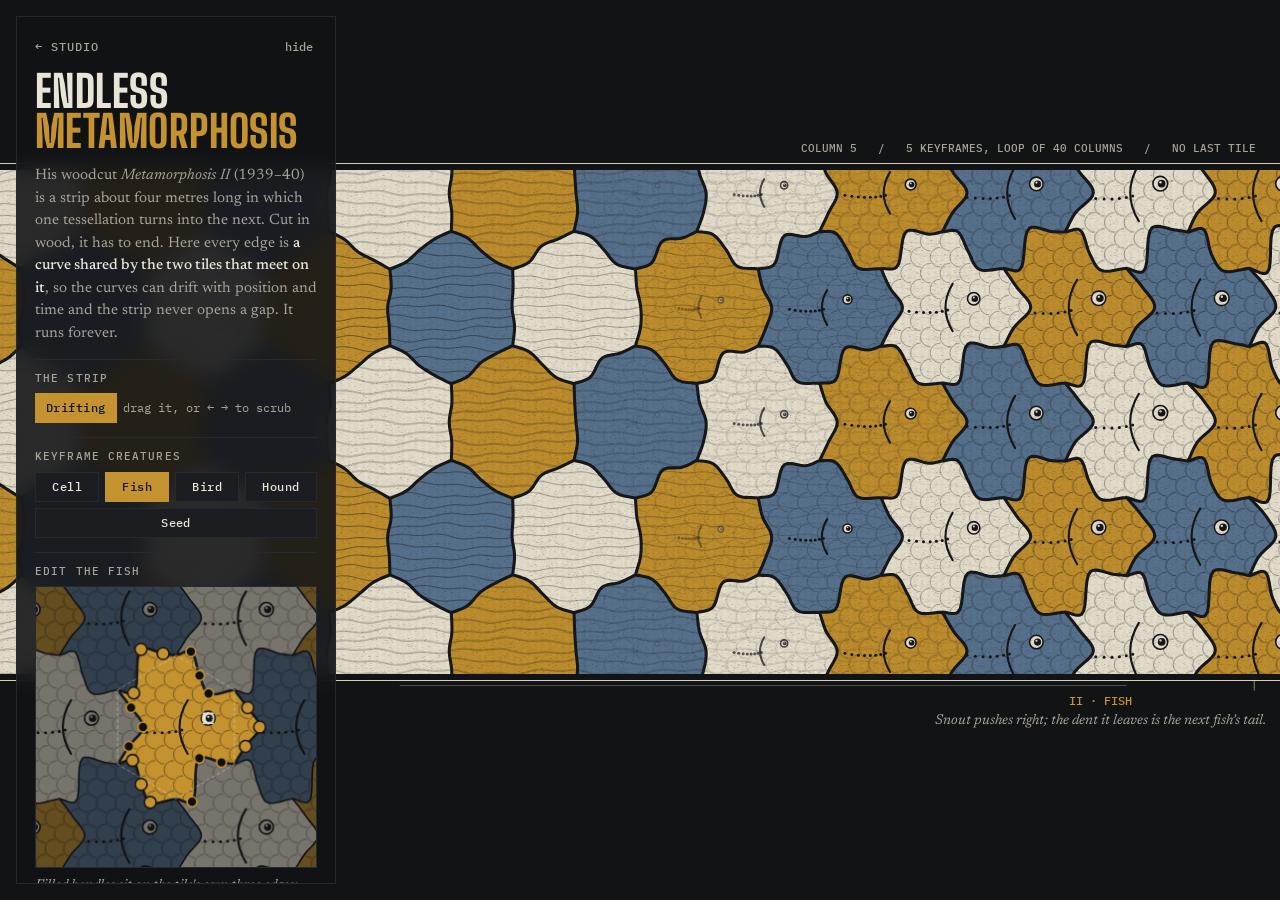
<file: rooms/metamorphosis.html>
<!doctype html>
<html lang="en">
<head>
<meta charset="utf-8">
<meta name="viewport" content="width=device-width,initial-scale=1,viewport-fit=cover">
<title>Endless Metamorphosis</title>
<link rel="stylesheet" href="../studio.css">
<style>
  :root { --print: #c4922f; --slate: #5a7591; }
  .plate { cursor: grab; }
  .plate.dragging { cursor: grabbing; }
  .plate:focus-visible { outline: 2px solid var(--print); outline-offset: -6px; }
  .hidden { display: none !important; }
  .kf-btns .btn { flex: 1 1 auto; }
  .seg { display: flex; gap: 0; }
  .seg .btn { flex: 1; margin-left: -1px; }
  .seg .btn:first-child { margin-left: 0; }
  #editor { width: 100%; max-width: 300px; margin: 0 auto; aspect-ratio: 1 / 1; display: block; touch-action: none; border: 1px solid var(--ink-3); background: #0e0f11; cursor: crosshair; }
  #editor:focus-visible { outline: 2px solid var(--print); outline-offset: 2px; }
  .slider-row { display: grid; grid-template-columns: auto 1fr auto; gap: 8px; align-items: center; }
  .slider-row .math { white-space: nowrap; }
  .ask-row { display: flex; gap: 6px; }
  .ask-row input { flex: 1; min-width: 0; }
  .ask-row .btn { flex: none; }
  #askStatus { min-height: 1.5em; }
  #askNotes { margin: 0; padding: 0; list-style: none; display: flex; flex-direction: column; gap: 6px; }
  #askNotes li { font: italic 400 14px/1.4 var(--serif); color: var(--paper-dim); }
  #askNotes li b { font: 500 11px/1 var(--mono); letter-spacing: .08em; text-transform: uppercase; color: var(--print); font-style: normal; margin-right: 6px; }
  .legend-key { display: flex; gap: 12px; align-items: center; }
  .chip { width: 12px; height: 12px; border: 1px solid #000; display: inline-block; vertical-align: -1px; margin-right: 4px; }
</style>
</head>
<body>
<div class="room">
  <canvas class="plate" id="plate" tabindex="0" aria-label="An endless woodcut strip of tessellated creatures that change shape from one to the next. Drag or use arrow keys to scrub."></canvas>
  <aside class="rail" id="rail">
    <div class="rail-head"><a class="back" href="../index.html">← Studio</a>
      <button class="toggle" id="railToggle" aria-expanded="true">hide</button></div>
    <h1 class="room-title">Endless <em>Metamorphosis</em></h1>
    <p class="lede">His woodcut <i>Metamorphosis II</i> (1939–40) is a strip about four metres long in which one tessellation turns into the next. Cut in wood, it has to end. Here every edge is <b>a curve shared by the two tiles that meet on it</b>, so the curves can drift with position and time and the strip never opens a gap. It runs forever.</p>

    <div class="group">
      <span class="label">The strip</span>
      <div class="row">
        <button class="btn" id="playBtn" aria-pressed="true">Drifting</button>
        <span class="math">drag it, or ← → to scrub</span>
      </div>
    </div>

    <div class="group">
      <span class="label">Keyframe creatures</span>
      <div class="row kf-btns" id="kfBtns"></div>
      <button class="btn hidden" id="restoreBtn">Restore the original five</button>
    </div>

    <div class="group hidden" id="askGroup">
      <span class="label">Ask Claude for a sequence</span>
      <div class="ask-row">
        <input type="text" id="askInput" value="a heron becoming a teapot" aria-label="Describe a metamorphosis">
        <button class="btn" id="askBtn">Ask Claude</button>
      </div>
      <span class="math" id="askStatus"></span>
      <ul id="askNotes"></ul>
    </div>

    <div class="group">
      <span class="label" id="edLabel">Edit the fish</span>
      <canvas id="editor" tabindex="0" aria-label="Tile editor: drag the handles to reshape the edges of this keyframe"></canvas>
      <p class="note">Filled handles sit on the tile's own three edges; hollow ones are the same edges arriving from the neighbours. Drag either. The neighbours move with it because they read the very same curve, so no drag can open a gap.</p>
      <span class="label">Symmetry</span>
      <div class="seg" id="symBtns" role="group" aria-label="Symmetry">
        <button class="btn" data-sym="p1" title="translation only">p1</button>
        <button class="btn" data-sym="p2" title="half-turns at edge midpoints">p2</button>
        <button class="btn" data-sym="p3" title="three-fold turns at the corners">p3</button>
        <button class="btn" data-sym="p6" title="three-fold and half-turns">p6</button>
      </div>
      <div class="slider-row">
        <span class="math">hexagon</span>
        <input type="range" id="latSlider" min="0" max="1" step="0.01" aria-label="Lattice: hexagon to square">
        <span class="math">square</span>
      </div>
      <label class="label" for="texSel">Interior cut</label>
      <select id="texSel">
        <option value="plain">plain</option>
        <option value="grain">wood grain</option>
        <option value="scales">scales</option>
        <option value="feathers">feathers</option>
        <option value="fur">fur</option>
        <option value="veins">veins</option>
      </select>
    </div>

    <div class="group">
      <span class="label">How it holds</span>
      <p class="math">Tile (i,j) owns three edges. Each edge is a spline through 3 control points (t along the chord, y across it), computed once from the morph value at its midpoint. The opposite three edges are the neighbours' copies, read in reverse. Interpolating the control points along x changes the creature without ever changing the topology.</p>
    </div>
  </aside>
</div>

<script>
(() => {
'use strict';

// ---------- constants ----------
const HR = 1.866;            // lattice row height, in units of h (half tile width)
const SEG = 8;               // lattice columns per keyframe
const HOLD = 0.26;           // fraction of each segment that holds the keyframe still
const AUTO = 0.55;           // auto drift, h-units per second
const C = { ink: '#16171a', ochre: '#c4922f', slate: '#5a7591', paper: '#ebe4d1', ground: '#121315', dim: '#a7a399' };
const FILLS = [C.ochre, C.slate, C.paper];
const TEXTURES = ['plain', 'grain', 'scales', 'feathers', 'fur', 'veins'];
const SYMS = ['p1', 'p2', 'p3', 'p6'];
const reduced = matchMedia('(prefers-reduced-motion: reduce)').matches;

// Keyframe schema (internal): edges[c] = three [t, y] control points for edge class c.
//   class 0 "right":     right side, top -> bottom; +y bulges out to the right (left side gets the dent)
//   class 1 "upperLeft": left corner -> top corner; +y bulges out up-left (lower-right gets the dent)
//   class 2 "lowerLeft": bottom corner -> left corner; +y bulges out down-left (upper-right gets the dent)
// eye/fin/mark are in tile-local units of h, x right, y down, origin at the lattice point.
const ORIGINALS = [
  { name: 'Cell', note: 'The plain grid, before anything is cut into it.', lattice: 0, sym: 'p1',
    edges: [[[.25, 0], [.5, 0], [.75, 0]], [[.25, 0], [.5, 0], [.75, 0]], [[.25, 0], [.5, 0], [.75, 0]]],
    eye: [.3, -.1, 0], fin: [[0, 0], [0, 0], [0, 0]], mark: [[0, 0], [0, 0], [0, 0]], texture: 'grain', angle: 0 },
  { name: 'Fish', note: 'Snout pushes right; the dent it leaves is the next fish\u2019s tail.', lattice: .05, sym: 'p1',
    edges: [[[.24, .18], [.5, .34], [.76, .15]], [[.18, -.16], [.6, .34], [.85, .12]], [[.3, .24], [.55, .08], [.84, -.16]]],
    eye: [.55, -.15, .12], fin: [[.2, -.46], [.06, 0], [.2, .46]], mark: [[-.8, .05], [-.3, .1], [.1, .05]], texture: 'scales', angle: 0 },
  { name: 'Bird', note: 'The dorsal fin lifts into a wing; the snout sharpens to a beak.', lattice: .5, sym: 'p1',
    edges: [[[.12, .32], [.3, -.06], [.7, .1]], [[.22, .18], [.34, .42], [.62, .18]], [[.25, -.08], [.6, .32], [.8, .18]]],
    eye: [.6, -.55, .1], fin: [[-.05, .25], [-.3, -.2], [-.7, -.62]], mark: [[-.55, .45], [-.3, .6], [0, .65]], texture: 'feathers', angle: -25 },
  { name: 'Hound', note: 'Wing folds into an ear; the grid goes square.', lattice: 1, sym: 'p1',
    edges: [[[.12, .4], [.3, .06], [.66, -.06]], [[.15, .36], [.3, .12], [.65, -.16]], [[.2, -.06], [.32, -.42], [.46, -.08]]],
    eye: [.5, -.55, .09], fin: [[.18, -.62], [.3, -.42], [.46, -.36]], mark: [[-.75, .2], [-.45, .5], [-.1, .6]], texture: 'fur', angle: 20 },
  { name: 'Seed', note: 'Every edge the same S, turned about each corner: a winged seed.', lattice: 0, sym: 'p6',
    edges: [[[.25, .25], [.5, 0], [.75, -.25]], [[.25, .25], [.5, 0], [.75, -.25]], [[.25, .25], [.5, 0], [.75, -.25]]],
    eye: [0, 0, .07], fin: [[-.7, .4], [0, 0], [.7, -.4]], mark: [[0, 0], [0, 0], [0, 0]], texture: 'veins', angle: -30 },
];
const clone = (o) => JSON.parse(JSON.stringify(o));
let KF = clone(ORIGINALS);
let fromClaude = false;
let sel = 1;

// ---------- keyframe interpolation ----------
let flats = [];
function flatten(k) {
  const a = [k.lattice];
  for (let c = 0; c < 3; c++) for (const p of k.edges[c]) a.push(p[0], p[1]);
  a.push(k.eye[0], k.eye[1], k.eye[2]);
  for (const p of k.fin) a.push(p[0], p[1]);
  for (const p of k.mark) a.push(p[0], p[1]);
  a.push(k.angle);
  return a;
}
function refreshFlats() { flats = KF.map(flatten); }
refreshFlats();
const NF = flats[0].length;
const smooth = (x) => x * x * (3 - 2 * x);

// Morph value at world x (units of h). Returns mixed numeric params + texture pair.
function stripParams(x) {
  const n = KF.length;
  let s = x / (2 * SEG) / 1;
  s = ((s % n) + n) % n;
  const k = Math.floor(s), f = s - k, k2 = (k + 1) % n;
  const m = f < HOLD ? 0 : smooth((f - HOLD) / (1 - HOLD));
  const A = flats[k], B = flats[k2], arr = new Float64Array(NF);
  for (let q = 0; q < NF; q++) arr[q] = A[q] + (B[q] - A[q]) * m;
  return { arr, ta: KF[k].texture, tb: KF[k2].texture, m };
}
function fixedParams(k) {
  const arr = Float64Array.from(flatten(k));
  return () => ({ arr, ta: k.texture, tb: k.texture, m: 0 });
}

// ---------- geometry ----------
// Tile (i,j) sits at T = (2i - j, j*HR). Vertices: A(i,j) = T + (1, vy), B(i,j) = T + (1, -vy).
// Canonical edges run A -> B: class0 A(p,q)->B(p,q); class1 A(p,q)->B(p,q-1); class2 A(p,q)->B(p-1,q-1).
function centripetal(pts, steps, out) {
  const n = pts.length;
  const P = [[2 * pts[0][0] - pts[1][0], 2 * pts[0][1] - pts[1][1]], ...pts,
    [2 * pts[n - 1][0] - pts[n - 2][0], 2 * pts[n - 1][1] - pts[n - 2][1]]];
  out.push(pts[0][0], pts[0][1]);
  const knot = (a, b) => Math.max(1e-4, Math.sqrt(Math.hypot(b[0] - a[0], b[1] - a[1])));
  for (let s = 1; s < P.length - 2; s++) {
    const p0 = P[s - 1], p1 = P[s], p2 = P[s + 1], p3 = P[s + 2];
    const t0 = 0, t1 = t0 + knot(p0, p1), t2 = t1 + knot(p1, p2), t3 = t2 + knot(p2, p3);
    for (let k = 1; k <= steps; k++) {
      const t = t1 + (t2 - t1) * k / steps;
      const L = (pa, pb, ta, tb) => { const u = (t - ta) / (tb - ta); return [pa[0] + (pb[0] - pa[0]) * u, pa[1] + (pb[1] - pa[1]) * u]; };
      const A1 = L(p0, p1, t0, t1), A2 = L(p1, p2, t1, t2), A3 = L(p2, p3, t2, t3);
      const B1 = L(A1, A2, t0, t2), B2 = L(A2, A3, t1, t3);
      const Cc = L(B1, B2, t1, t2);
      out.push(Cc[0], Cc[1]);
    }
  }
}
const clamp = (v, a, b) => Math.min(b, Math.max(a, v));

function makeWorld(P, breath, time) {
  const vyCache = new Map(), edgeCache = new Map();
  function vy(i, j) {
    const key = i + ',' + j;
    let v = vyCache.get(key);
    if (v === undefined) { v = -HR * (1 / 3 + P(2 * i - j).arr[0] / 6); vyCache.set(key, v); }
    return v;
  }
  const A = (i, j) => [2 * i - j + 1, j * HR + vy(i, j)];
  const B = (i, j) => [2 * i - j + 1, j * HR - vy(i, j)];
  function edge(c, p, q) {
    const key = c + ',' + p + ',' + q;
    let e = edgeCache.get(key);
    if (e) return e;
    const a = A(p, q), b = c === 0 ? B(p, q) : c === 1 ? B(p, q - 1) : B(p - 1, q - 1);
    const dx = b[0] - a[0], dy = b[1] - a[1], nx = dy, ny = -dx;
    const mx = (a[0] + b[0]) / 2;
    const arr = P(mx).arr;
    const pts = [a];
    for (let k = 0; k < 3; k++) {
      const t = clamp(arr[1 + c * 6 + k * 2], .08, .92);
      let y = arr[2 + c * 6 + k * 2];
      if (breath) y += .032 * Math.sin(time * .7 + mx * .37 + c * 2.1 + k * 1.7);
      y = clamp(y, -.44, .44);
      pts.push([a[0] + t * dx + y * nx, a[1] + t * dy + y * ny]);
    }
    pts.push(b);
    const out = [];
    centripetal(pts, 7, out);
    e = Float64Array.from(out);
    edgeCache.set(key, e);
    return e;
  }
  function tile(i, j) {
    const spec = [[0, i, j, 1], [1, i, j + 1, -1], [2, i, j + 1, 1], [0, i - 1, j, -1], [1, i - 1, j, 1], [2, i, j, -1]];
    const poly = [];
    for (const [c, p, q, dir] of spec) {
      const e = edge(c, p, q), n = e.length / 2;
      if (dir > 0) for (let k = 0; k < n - 1; k++) poly.push(e[2 * k], e[2 * k + 1]);
      else for (let k = n - 1; k > 0; k--) poly.push(e[2 * k], e[2 * k + 1]);
    }
    const T = [2 * i - j, j * HR];
    return { i, j, T, poly, prm: P(T[0]), col: (((i + j) % 3) + 3) % 3 };
  }
  return { tile, edge, edges: edgeCache, A, B };
}

function polyPath(poly) {
  const p = new Path2D();
  p.moveTo(poly[0], poly[1]);
  for (let k = 2; k < poly.length; k += 2) p.lineTo(poly[k], poly[k + 1]);
  p.closePath();
  return p;
}
function inPoly(poly, x, y) {
  let inside = false;
  for (let a = 0, b = poly.length - 2; a < poly.length; b = a, a += 2) {
    const xa = poly[a], ya = poly[a + 1], xb = poly[b], yb = poly[b + 1];
    if ((ya > y) !== (yb > y) && x < (xb - xa) * (y - ya) / (yb - ya) + xa) inside = !inside;
  }
  return inside;
}

// ---------- interior cutting ----------
const hash = (a, b) => { const s = Math.sin(a * 127.1 + b * 311.7) * 43758.5453; return s - Math.floor(s); };
function texture(ctx, kind, px) {
  ctx.beginPath();
  if (kind === 'grain') {
    for (let y = -1.7; y <= 1.7; y += .17) {
      for (let x = -1.8; x <= 1.8; x += .1) {
        const yy = y + .035 * Math.sin(x * 3.1 + y * 7) + .02 * Math.sin(x * 9 + y * 3);
        x === -1.8 ? ctx.moveTo(x, yy) : ctx.lineTo(x, yy);
      }
    }
  } else if (kind === 'scales') {
    let r = 0;
    for (let y = -1.6; y <= 1.6; y += .26, r++) {
      const off = r % 2 ? .16 : 0;
      for (let x = -1.8; x <= 1.8; x += .32) { ctx.moveTo(x + off, y - .16); ctx.arc(x + off, y, .16, -Math.PI / 2, Math.PI / 2, true); }
    }
  } else if (kind === 'feathers') {
    let r = 0;
    for (let y = -1.6; y <= 1.6; y += .22, r++) {
      const off = r % 2 ? .15 : 0;
      for (let x = -1.8; x <= 1.8; x += .3) {
        ctx.moveTo(x + off + .2, y - .1); ctx.quadraticCurveTo(x + off + .02, y - .02, x + off, y);
        ctx.quadraticCurveTo(x + off + .02, y + .02, x + off + .2, y + .1);
      }
    }
  } else if (kind === 'fur') {
    let gi = 0;
    for (let y = -1.6; y <= 1.6; y += .17) {
      let gj = 0;
      for (let x = -1.8; x <= 1.8; x += .17) {
        const jx = (hash(gi, gj) - .5) * .1, jy = (hash(gj, gi) - .5) * .1, a = .5 + (hash(gi + 9, gj) - .5) * .5, l = .12 + hash(gi, gj + 3) * .06;
        ctx.moveTo(x + jx, y + jy); ctx.lineTo(x + jx + Math.cos(a) * l, y + jy + Math.sin(a) * l);
        gj++;
      }
      gi++;
    }
  } else if (kind === 'veins') {
    for (let x = -1.4; x <= 1.4; x += .26) {
      ctx.moveTo(x, 0); ctx.quadraticCurveTo(x + .18, -.25, x + .42, -.62);
      ctx.moveTo(x, 0); ctx.quadraticCurveTo(x + .18, .25, x + .42, .62);
    }
    for (let x = -1.4; x <= 1.4; x += .13) { ctx.moveTo(x, -.85); ctx.lineTo(x + .05, -1.4); ctx.moveTo(x, .85); ctx.lineTo(x + .05, 1.4); }
  }
  ctx.stroke();
}
// each texture is cut once per scale into a sprite, then stamped (rotated) into every tile
const SPR = 1.8, sprites = new Map();
function sprite(kind, sc) {
  const key = kind + '|' + Math.round(sc * 4);
  let c = sprites.get(key);
  if (c) return c;
  if (sprites.size > 40) sprites.clear();
  c = document.createElement('canvas');
  c.width = c.height = Math.ceil(2 * SPR * sc);
  const g = c.getContext('2d');
  g.setTransform(sc, 0, 0, sc, SPR * sc, SPR * sc);
  g.strokeStyle = C.ink; g.lineWidth = .95 * dpr / sc; g.lineCap = 'round';
  texture(g, kind);
  sprites.set(key, c);
  return c;
}
function curveThrough(ctx, a, b, c) {
  ctx.moveTo(a[0], a[1]);
  ctx.quadraticCurveTo(2 * b[0] - (a[0] + c[0]) / 2, 2 * b[1] - (a[1] + c[1]) / 2, c[0], c[1]);
}

function paintTile(ctx, t, px, opts) {
  const { arr, ta, tb, m } = t.prm;
  const path = t.path;
  ctx.fillStyle = FILLS[t.col];
  ctx.fill(path);
  ctx.save();
  ctx.clip(path);
  ctx.translate(t.T[0], t.T[1]);
  // texture, crossfaded between the two keyframes' cuts
  ctx.save();
  ctx.rotate(arr[34] * Math.PI / 180);
  const base = t.col === 2 ? .4 : .48, sc = dpr / px;
  const stamp = (kind, a) => { if (kind === 'plain' || a < .01) return; ctx.globalAlpha = a; ctx.drawImage(sprite(kind, sc), -SPR, -SPR, 2 * SPR, 2 * SPR); };
  if (ta === tb) stamp(ta, base);
  else { stamp(ta, base * (1 - m)); stamp(tb, base * m); }
  ctx.restore();
  // fin stroke
  const fin = [[arr[22], arr[23]], [arr[24], arr[25]], [arr[26], arr[27]]];
  const fa = clamp((Math.hypot(fin[2][0] - fin[0][0], fin[2][1] - fin[0][1]) - .2) / .35, 0, 1);
  if (fa > 0) {
    ctx.globalAlpha = fa;
    ctx.beginPath(); curveThrough(ctx, ...fin);
    ctx.strokeStyle = C.ink; ctx.lineWidth = 2.1 * px; ctx.lineCap = 'round'; ctx.stroke();
    ctx.globalAlpha = 1;
  }
  // mark: a row of gouged dots
  const mk = [[arr[28], arr[29]], [arr[30], arr[31]], [arr[32], arr[33]]];
  const ma = clamp((Math.hypot(mk[2][0] - mk[0][0], mk[2][1] - mk[0][1]) - .2) / .35, 0, 1);
  if (ma > 0) {
    ctx.fillStyle = C.ink; ctx.globalAlpha = ma;
    const cx = 2 * mk[1][0] - (mk[0][0] + mk[2][0]) / 2, cy = 2 * mk[1][1] - (mk[0][1] + mk[2][1]) / 2;
    for (let s = 0; s <= 1.0001; s += 1 / 7) {
      const u = 1 - s, x = u * u * mk[0][0] + 2 * u * s * cx + s * s * mk[2][0], y = u * u * mk[0][1] + 2 * u * s * cy + s * s * mk[2][1];
      ctx.beginPath(); ctx.arc(x, y, 1.5 * px, 0, Math.PI * 2); ctx.fill();
    }
    ctx.globalAlpha = 1;
  }
  ctx.restore();
  // eye: kept inside the tile by walking it toward the centre until it fits
  const r = arr[21], ea = clamp((r - .02) / .05, 0, 1);
  if (ea > 0) {
    ctx.globalAlpha = ea;
    let ex = t.T[0] + arr[19], ey = t.T[1] + arr[20];
    for (let s = 1; s > .1; s -= .1) {
      const x = t.T[0] + arr[19] * s, y = t.T[1] + arr[20] * s, rr = r * 1.5;
      if (inPoly(t.poly, x, y) && inPoly(t.poly, x + rr, y) && inPoly(t.poly, x - rr, y) && inPoly(t.poly, x, y + rr) && inPoly(t.poly, x, y - rr)) { ex = x; ey = y; break; }
    }
    ctx.beginPath(); ctx.arc(ex, ey, r, 0, Math.PI * 2);
    ctx.fillStyle = C.paper; ctx.fill();
    ctx.lineWidth = 1.6 * px; ctx.strokeStyle = C.ink; ctx.stroke();
    ctx.beginPath(); ctx.arc(ex + r * .18, ey, r * .52, 0, Math.PI * 2); ctx.fillStyle = C.ink; ctx.fill();
    ctx.beginPath(); ctx.arc(ex + r * .02, ey - r * .2, r * .16, 0, Math.PI * 2); ctx.fillStyle = C.paper; ctx.fill();
    ctx.globalAlpha = 1;
  }
}

function strokeEdges(ctx, edges, lw) {
  ctx.beginPath();
  for (const e of edges.values()) {
    ctx.moveTo(e[0], e[1]);
    for (let k = 2; k < e.length; k += 2) ctx.lineTo(e[k], e[k + 1]);
  }
  ctx.strokeStyle = C.ink; ctx.lineWidth = lw; ctx.lineJoin = 'round'; ctx.lineCap = 'round';
  ctx.stroke();
}

// paper grain, generated once
const grain = (() => {
  const g = document.createElement('canvas'); g.width = g.height = 256;
  const gx = g.getContext('2d'), img = gx.createImageData(256, 256);
  for (let k = 0; k < img.data.length; k += 4) {
    const fib = Math.sin((k >> 2) % 256 * .9) * .5 + .5;
    const n = Math.random();
    const v = 255 - (n < .06 ? 70 * Math.random() : 18 * n) - 6 * fib;
    img.data[k] = img.data[k + 1] = img.data[k + 2] = v; img.data[k + 3] = 255;
  }
  gx.putImageData(img, 0, 0);
  return g;
})();

// ---------- plate ----------
const plate = document.getElementById('plate'), pctx = plate.getContext('2d');
let W = 0, H = 0, dpr = 1, L = {};
let grainPat = null;
function layout() {
  dpr = Math.min(2, window.devicePixelRatio || 1);
  W = innerWidth; H = innerHeight;
  plate.width = Math.round(W * dpr); plate.height = Math.round(H * dpr);
  const phone = W <= 720;
  let bandTop, bandH, rows;
  if (phone) {
    const sheetTop = H - 8 - H * .46;
    bandTop = 22; bandH = Math.max(180, sheetTop - bandTop - 64); rows = 4;
  } else {
    bandH = clamp(H * .56, 300, 600); bandTop = Math.max(40, (H - bandH) / 2 - 28); rows = 4.4;
  }
  const u = bandH / (rows * HR);
  const railRight = phone ? 0 : (rail.classList.contains('collapsed') ? 0 : rail.getBoundingClientRect().right);
  L = { phone, bandTop, bandH, u, oy: bandTop + bandH / 2, railRight, focusX: railRight + (W - railRight) / 2 };
  grainPat = pctx.createPattern(grain, 'repeat');
  sizeEditor();
}

let scroll = null;   // world x at the left of the screen (units of h); set on first layout
let vel = reduced ? 0 : AUTO, playing = !reduced, target = null, time = 0;
let dragging = false, sheetMode = false;

function drawPlate() {
  const ctx = pctx, { u, oy, bandTop, bandH } = L;
  ctx.setTransform(dpr, 0, 0, dpr, 0, 0);
  ctx.fillStyle = C.ground; ctx.fillRect(0, 0, W, H);

  // build visible tiles
  const P = stripParams;
  const world = makeWorld(P, !reduced, time);
  const j0 = Math.floor((bandTop - oy) / (u * HR)) - 1, j1 = Math.ceil((bandTop + bandH - oy) / (u * HR)) + 1;
  const x0 = scroll - 2.5, x1 = scroll + W / u + 2.5;
  const tiles = [];
  for (let j = j0; j <= j1; j++) {
    for (let i = Math.floor((x0 + j) / 2); i <= Math.ceil((x1 + j) / 2); i++) {
      const t = world.tile(i, j); t.path = polyPath(t.poly); tiles.push(t);
    }
  }

  ctx.save();
  ctx.beginPath(); ctx.rect(0, bandTop, W, bandH); ctx.clip();
  ctx.setTransform(dpr * u, 0, 0, dpr * u, -scroll * u * dpr, oy * dpr);
  const px = 1 / u;
  for (const t of tiles) paintTile(ctx, t, px);
  // paper grain over the print, moving with the paper
  ctx.setTransform(dpr, 0, 0, dpr, 0, 0);
  ctx.globalCompositeOperation = 'multiply';
  grainPat.setTransform(new DOMMatrix([1, 0, 0, 1, -(scroll * u) % 256, 0]));
  ctx.fillStyle = grainPat; ctx.fillRect(0, bandTop, W, bandH);
  ctx.globalCompositeOperation = 'source-over';
  ctx.setTransform(dpr * u, 0, 0, dpr * u, -scroll * u * dpr, oy * dpr);
  strokeEdges(ctx, world.edges, Math.max(2, u * .05) * px);
  ctx.restore();

  // the strip's printed border
  ctx.setTransform(dpr, 0, 0, dpr, 0, 0);
  ctx.strokeStyle = C.paper; ctx.globalAlpha = .9; ctx.lineWidth = 1;
  ctx.beginPath(); ctx.moveTo(0, bandTop - 6.5); ctx.lineTo(W, bandTop - 6.5); ctx.moveTo(0, bandTop + bandH + 6.5); ctx.lineTo(W, bandTop + bandH + 6.5); ctx.stroke();
  ctx.globalAlpha = 1;
  if (!L.phone) {
    ctx.font = '500 11px "IBM Plex Mono", ui-monospace, monospace'; ctx.fillStyle = C.dim; ctx.textBaseline = 'alphabetic';
    ctx.textAlign = 'right';
    ctx.fillText(`COLUMN ${Math.floor((scroll + L.focusX / u) / 2)}   /   ${KF.length} KEYFRAMES, LOOP OF ${SEG * KF.length} COLUMNS   /   NO LAST TILE`, W - 24, bandTop - 18);
    ctx.textAlign = 'left';
  }
  drawLegend(ctx);
}

const ROMAN = ['I', 'II', 'III', 'IV', 'V', 'VI', 'VII', 'VIII'];
function drawLegend(ctx) {
  const { u, bandTop, bandH, phone } = L, n = KF.length, period = 2 * SEG;
  const y0 = bandTop + bandH + 6.5;
  if (phone) {
    let st = ((scroll + L.focusX / u) / period) % n; st = (st + n) % n;
    const k = Math.floor(st), f = st - k, k2 = (k + 1) % n;
    const lab = (q) => `${ROMAN[q] || q + 1} \u00b7 ${KF[q].name.toUpperCase()}`;
    ctx.textAlign = 'center'; ctx.textBaseline = 'top';
    ctx.font = '500 11px "IBM Plex Mono", ui-monospace, monospace'; ctx.fillStyle = C.paper;
    const moving = f > HOLD + .04;
    ctx.fillText(moving ? `${lab(k)}  \u2192  ${lab(k2)}` : lab(k), W / 2, y0 + 12);
    const nk = moving && f > HOLD + (1 - HOLD) / 2 ? k2 : k;
    if (KF[nk].note) { ctx.fillStyle = C.dim; ctx.font = 'italic 400 13px Newsreader, Georgia, serif'; wrapText(ctx, KF[nk].note, W / 2, y0 + 30, W - 40, 16, 2); }
    ctx.textAlign = 'left';
    return;
  }
  const kk0 = Math.floor(scroll / period) - 1, kk1 = Math.ceil((scroll + W / u) / period) + 1;
  ctx.textBaseline = 'top';
  for (let kk = kk0; kk <= kk1; kk++) {
    const k = ((kk % n) + n) % n;
    const wx = (kk + HOLD / 2) * period, sx = (wx - scroll) * u;
    if (sx < -200 || sx > W + 200) continue;
    ctx.strokeStyle = C.paper; ctx.globalAlpha = .55; ctx.lineWidth = 1;
    ctx.beginPath(); ctx.moveTo(sx, y0); ctx.lineTo(sx, y0 + 10); ctx.stroke();
    // span of the transition, as a hairline
    const ex = ((kk + 1) * period - scroll) * u, hx = ((kk + HOLD) * period - scroll) * u;
    ctx.globalAlpha = .28; ctx.beginPath(); ctx.moveTo(hx, y0 + 5); ctx.lineTo(ex, y0 + 5); ctx.stroke();
    ctx.globalAlpha = 1;
    ctx.fillStyle = k === sel ? C.ochre : C.paper;
    ctx.font = `500 ${phone ? 11 : 12}px "IBM Plex Mono", ui-monospace, monospace`;
    ctx.textAlign = 'center';
    const maxW = Math.min(period * u * .9, phone ? 220 : 340);
    const tx = clamp(sx, L.railRight + maxW / 2 + 10, W - maxW / 2 - 10);
    if (Math.abs(tx - sx) > maxW / 2) continue;
    ctx.fillText(`${ROMAN[k] || k + 1} · ${KF[k].name.toUpperCase()}`, tx, y0 + 15);
    if (KF[k].note) {
      ctx.fillStyle = C.dim;
      ctx.font = `italic 400 ${phone ? 12 : 14}px Newsreader, Georgia, serif`;
      wrapText(ctx, KF[k].note, tx, y0 + 33, maxW, phone ? 15 : 18, 2);
    }
  }
  ctx.textAlign = 'left';
}
function wrapText(ctx, text, x, y, maxW, lh, maxLines) {
  const words = text.split(/\s+/); let line = '', lines = 0;
  for (let w = 0; w < words.length; w++) {
    const test = line ? line + ' ' + words[w] : words[w];
    if (ctx.measureText(test).width > maxW && line) {
      if (lines === maxLines - 1) { ctx.fillText(line + '…', x, y + lines * lh); return; }
      ctx.fillText(line, x, y + lines * lh); lines++; line = words[w];
    } else line = test;
  }
  if (line) ctx.fillText(line, x, y + lines * lh);
}

// ---------- editor ----------
const ed = document.getElementById('editor'), ectx = ed.getContext('2d');
let EW = 0, EU = 0;
function sizeEditor() {
  const r = ed.getBoundingClientRect();
  EW = r.width || 282;
  ed.width = Math.round(EW * dpr); ed.height = Math.round(EW * dpr);
  EU = EW / 4.8;
}
const GHOST = [[-2, 0], [1, HR], [1, -HR]];     // reversed copy of each class inside tile (0,0)
const FWD = [[0, 0], [-1, 0], [0, 1]];            // canonical edge key (p,q) of each class's forward edge
function handlePos(world, c, k) {
  const [p, q] = FWD[c];
  const a = world.A(p, q), b = c === 0 ? world.B(p, q) : c === 1 ? world.B(p, q - 1) : world.B(p - 1, q - 1);
  const kf = KF[sel], t = kf.edges[c][k][0], y = kf.edges[c][k][1];
  const dx = b[0] - a[0], dy = b[1] - a[1];
  return { a, d: [dx, dy], x: a[0] + t * dx + y * dy, y: a[1] + t * dy - y * dx };
}
let edWorld = null;
function drawEditor() {
  if (!EW) return;
  const ctx = ectx, kf = KF[sel];
  ctx.setTransform(dpr, 0, 0, dpr, 0, 0);
  ctx.fillStyle = '#0e0f11'; ctx.fillRect(0, 0, EW, EW);
  const P = fixedParams(kf);
  const world = makeWorld(P, false, 0); edWorld = world;
  const tiles = [];
  for (let j = -2; j <= 2; j++) for (let i = Math.floor((-3 + j) / 2); i <= Math.ceil((3 + j) / 2); i++) { const t = world.tile(i, j); t.path = polyPath(t.poly); tiles.push(t); }
  const cx = EW / 2, cy = EW / 2;
  ctx.save();
  ctx.setTransform(dpr * EU, 0, 0, dpr * EU, cx * dpr, cy * dpr);
  const px = 1 / EU;
  for (const t of tiles) paintTile(ctx, t, px);
  strokeEdges(ctx, world.edges, 1.6 * px);
  // veil the neighbours so the centre tile reads as "the" tile
  const center = tiles.find((t) => t.i === 0 && t.j === 0);
  const veil = new Path2D(); veil.rect(-10, -10, 20, 20); veil.addPath(center.path);
  ctx.fillStyle = 'rgba(14,15,17,.52)'; ctx.fill(veil, 'evenodd');
  ctx.lineWidth = 2.6 * px; ctx.strokeStyle = C.ink; ctx.stroke(center.path);
  // chords + handles
  ctx.setLineDash([3 * px, 3 * px]); ctx.lineWidth = 1 * px; ctx.strokeStyle = 'rgba(232,228,216,.45)';
  for (let c = 0; c < 3; c++) {
    const h = handlePos(world, c, 0), g = GHOST[c];
    ctx.beginPath(); ctx.moveTo(h.a[0], h.a[1]); ctx.lineTo(h.a[0] + h.d[0], h.a[1] + h.d[1]);
    ctx.moveTo(h.a[0] + g[0], h.a[1] + g[1]); ctx.lineTo(h.a[0] + h.d[0] + g[0], h.a[1] + h.d[1] + g[1]); ctx.stroke();
  }
  ctx.setLineDash([]);
  for (let c = 0; c < 3; c++) for (let k = 0; k < 3; k++) {
    const h = handlePos(world, c, k), g = GHOST[c];
    const pinned = (kf.sym === 'p2' || kf.sym === 'p6') && k === 1;
    const active = drag && drag.c === c && drag.k === k;
    ctx.beginPath(); ctx.arc(h.x + g[0], h.y + g[1], 5 * px, 0, Math.PI * 2);
    ctx.lineWidth = 1.6 * px; ctx.strokeStyle = C.ochre; ctx.fillStyle = '#0e0f11'; ctx.fill(); ctx.stroke();
    ctx.beginPath(); ctx.arc(h.x, h.y, (active ? 7.5 : 6) * px, 0, Math.PI * 2);
    ctx.fillStyle = pinned ? C.dim : C.ochre; ctx.fill(); ctx.lineWidth = 1.6 * px; ctx.strokeStyle = C.ink; ctx.stroke();
  }
  // eye handle
  if (kf.eye[2] > .025) {
    ctx.beginPath(); ctx.rect(kf.eye[0] - 5 * px, kf.eye[1] - 5 * px, 10 * px, 10 * px);
    ctx.lineWidth = 1.5 * px; ctx.strokeStyle = C.paper; ctx.setLineDash([2 * px, 2 * px]); ctx.stroke(); ctx.setLineDash([]);
  }
  ctx.restore();
}

function applySym(kf, c, k) {
  const sym = kf.sym;
  const mirror = (p) => [1 - p[0], -p[1]];
  if (sym === 'p2' || sym === 'p6') {
    for (let cc = 0; cc < 3; cc++) {
      const e = kf.edges[cc];
      if (cc === c && k === 2) e[0] = mirror(e[2]); else e[2] = mirror(e[0]);
      e[1] = [.5, 0];
    }
  }
  if (sym === 'p3' || sym === 'p6') {
    const src = kf.edges[c];
    for (let cc = 0; cc < 3; cc++) if (cc !== c) kf.edges[cc] = clone(src);
  }
}

let drag = null;
function edPoint(ev) {
  const r = ed.getBoundingClientRect();
  return [(ev.clientX - r.left - EW / 2) / EU, (ev.clientY - r.top - EW / 2) / EU];
}
ed.addEventListener('pointerdown', (ev) => {
  if (!edWorld) return;
  const [x, y] = edPoint(ev), kf = KF[sel];
  let best = null, bd = 16 / EU;
  for (let c = 0; c < 3; c++) for (let k = 0; k < 3; k++) {
    if ((kf.sym === 'p2' || kf.sym === 'p6') && k === 1) continue;
    const h = handlePos(edWorld, c, k);
    for (const g of [[0, 0], GHOST[c]]) {
      const d = Math.hypot(h.x + g[0] - x, h.y + g[1] - y);
      if (d < bd) { bd = d; best = { c, k, g }; }
    }
  }
  if (!best && kf.eye[2] > .025 && Math.hypot(kf.eye[0] - x, kf.eye[1] - y) < 14 / EU) best = { eye: true };
  if (best) { drag = best; try { ed.setPointerCapture(ev.pointerId); } catch (e) {} ev.preventDefault(); }
});
ed.addEventListener('pointermove', (ev) => {
  if (!drag) return;
  const [x, y] = edPoint(ev), kf = KF[sel];
  if (drag.eye) { kf.eye[0] = clamp(x, -.95, .95); kf.eye[1] = clamp(y, -1.1, 1.1); }
  else {
    const h = handlePos(edWorld, drag.c, drag.k);
    const rx = x - drag.g[0] - h.a[0], ry = y - drag.g[1] - h.a[1];
    const dd = h.d[0] * h.d[0] + h.d[1] * h.d[1];
    const t = (rx * h.d[0] + ry * h.d[1]) / dd, yy = (rx * h.d[1] - ry * h.d[0]) / dd;
    kf.edges[drag.c][drag.k] = [clamp(t, .08, .92), clamp(yy, -.42, .42)];
    applySym(kf, drag.c, drag.k);
  }
  refreshFlats(); drawEditor();
});
const endDrag = () => { if (drag) { drag = null; drawEditor(); } };
ed.addEventListener('pointerup', endDrag);
ed.addEventListener('pointercancel', endDrag);

// ---------- rail controls ----------
const rail = document.getElementById('rail');
const railToggle = document.getElementById('railToggle');
railToggle.addEventListener('click', () => {
  const c = rail.classList.toggle('collapsed');
  railToggle.setAttribute('aria-expanded', String(!c));
  railToggle.textContent = c ? 'show' : 'hide';
  layout(); drawEditor();
});
const playBtn = document.getElementById('playBtn');
function setPlaying(p) { playing = p; playBtn.setAttribute('aria-pressed', String(p)); playBtn.textContent = p ? 'Drifting' : 'Paused'; }
setPlaying(playing);
playBtn.addEventListener('click', () => setPlaying(!playing));

const kfBtns = document.getElementById('kfBtns');
function buildKfButtons() {
  kfBtns.textContent = '';
  KF.forEach((k, idx) => {
    const b = document.createElement('button');
    b.className = 'btn'; b.textContent = k.name; b.setAttribute('aria-pressed', String(idx === sel));
    b.addEventListener('click', () => selectKf(idx, true));
    kfBtns.appendChild(b);
  });
}
const symBtns = [...document.querySelectorAll('#symBtns .btn')];
const latSlider = document.getElementById('latSlider'), texSel = document.getElementById('texSel');
function syncControls() {
  const k = KF[sel];
  document.getElementById('edLabel').textContent = 'Edit the ' + k.name.toLowerCase();
  [...kfBtns.children].forEach((b, i) => b.setAttribute('aria-pressed', String(i === sel)));
  symBtns.forEach((b) => b.setAttribute('aria-pressed', String(b.dataset.sym === k.sym)));
  latSlider.value = k.lattice; texSel.value = k.texture;
}
function selectKf(idx, travel) {
  sel = idx; syncControls(); drawEditor();
  if (travel) {
    const period = 2 * SEG, n = KF.length, focusWorld = scroll + L.focusX / L.u;
    const cur = Math.floor((focusWorld / period) / n) * n;
    let best = null;
    for (const base of [cur - n, cur, cur + n]) {
      const wx = (base + idx + HOLD / 2) * period, s = wx - L.focusX / L.u;
      if (best === null || Math.abs(s - scroll) < Math.abs(best - scroll)) best = s;
    }
    target = best;
  }
}
symBtns.forEach((b) => b.addEventListener('click', () => {
  const k = KF[sel]; k.sym = b.dataset.sym; applySym(k, 0, 0); refreshFlats(); syncControls(); drawEditor();
}));
latSlider.addEventListener('input', () => { KF[sel].lattice = +latSlider.value; refreshFlats(); drawEditor(); });
texSel.addEventListener('change', () => { KF[sel].texture = texSel.value; drawEditor(); });

// ---------- strip interaction ----------
let lastX = 0, lastT = 0, dragVel = 0;
plate.addEventListener('pointerdown', (ev) => {
  dragging = true; target = null; lastX = ev.clientX; lastT = performance.now(); dragVel = 0;
  try { plate.setPointerCapture(ev.pointerId); } catch (e) {} plate.classList.add('dragging');
});
plate.addEventListener('pointermove', (ev) => {
  if (!dragging) return;
  const now = performance.now(), dx = ev.clientX - lastX;
  scroll -= dx / L.u;
  const dt = Math.max(1, now - lastT) / 1000;
  dragVel = .7 * dragVel + .3 * (-dx / L.u / dt);
  lastX = ev.clientX; lastT = now;
});
const endPlate = () => { if (!dragging) return; dragging = false; vel = clamp(dragVel, -40, 40); plate.classList.remove('dragging'); };
plate.addEventListener('pointerup', endPlate);
plate.addEventListener('pointercancel', endPlate);
plate.addEventListener('keydown', (ev) => {
  if (ev.key === 'ArrowRight') { target = (target ?? scroll) + 2; ev.preventDefault(); }
  if (ev.key === 'ArrowLeft') { target = (target ?? scroll) - 2; ev.preventDefault(); }
  if (ev.key === ' ') { setPlaying(!playing); ev.preventDefault(); }
});

// ---------- applying a sequence (Claude's, or any JSON in the schema) ----------
const num = (v, lo, hi, d) => { const x = Number(v); return Number.isFinite(x) ? clamp(x, lo, hi) : d; };
const pt = (p, lo, hi, d) => Array.isArray(p) ? [num(p[0], lo, hi, d[0]), num(p[1], lo, hi, d[1])] : d.slice();
function normalizeKeyframe(raw, idx) {
  if (!raw || typeof raw !== 'object') return null;
  const base = ORIGINALS[0];
  const e = raw.edges || {};
  const names = [['right', 'r', 0], ['upperLeft', 'upper_left', 1], ['lowerLeft', 'lower_left', 2]];
  const edges = names.map(([a, b, c]) => {
    const src = Array.isArray(e) ? e[c] : (e[a] || e[b]);
    const d = base.edges[c];
    return [0, 1, 2].map((k) => {
      const p = Array.isArray(src) ? src[k] : null;
      return Array.isArray(p) ? [num(p[0], .08, .92, d[k][0]), num(p[1], -.42, .42, 0)] : d[k].slice();
    });
  });
  const eye = Array.isArray(raw.eye) ? [num(raw.eye[0], -.9, .9, 0), num(raw.eye[1], -1, 1, 0), num(raw.eye[2], 0, .2, 0)] : [0, 0, 0];
  const stroke = (s) => [0, 1, 2].map((k) => pt(Array.isArray(s) ? s[k] : null, -1, 1, [0, 0]));
  const kf = {
    name: String(raw.name || `Form ${idx + 1}`).replace(/\s+/g, ' ').trim().slice(0, 22),
    note: String(raw.note || '').replace(/\s+/g, ' ').trim().slice(0, 140),
    lattice: num(raw.lattice, 0, 1, 0),
    sym: SYMS.includes(raw.symmetry) ? raw.symmetry : (SYMS.includes(raw.sym) ? raw.sym : 'p1'),
    edges, eye, fin: stroke(raw.fin), mark: stroke(raw.mark),
    texture: TEXTURES.includes(raw.texture) ? raw.texture : 'grain',
    angle: num(raw.textureAngle ?? raw.angle, -90, 90, 0),
  };
  applySym(kf, 0, 0);
  return kf;
}
function applyKeyframes(data) {
  const list = Array.isArray(data) ? data : (data && Array.isArray(data.keyframes) ? data.keyframes : null);
  if (!list) throw new Error('no keyframes array');
  const kfs = list.slice(0, 6).map(normalizeKeyframe).filter(Boolean);
  if (!kfs.length) throw new Error('no usable keyframes');
  KF = kfs; fromClaude = true; refreshFlats();
  buildKfButtons(); restoreBtn.classList.remove('hidden');
  const notes = document.getElementById('askNotes'); notes.textContent = '';
  for (const k of KF) {
    const li = document.createElement('li'), b = document.createElement('b');
    b.textContent = k.name; li.append(b, document.createTextNode(k.note));
    notes.appendChild(li);
  }
  selectKf(0, true);
  return kfs.length;
}
window.applyKeyframes = applyKeyframes;
// for screenshots and console play: jump to keyframe k (fractional allowed), pause
window.metamorphosis = {
  applyKeyframes,
  show(k) { setPlaying(false); vel = 0; target = null; scroll = (k + HOLD / 2) * 2 * SEG - L.focusX / L.u; },
  select(k) { selectKf(k, false); },
  handleClient(c, k) {
    const h = handlePos(edWorld, c, k), r = ed.getBoundingClientRect();
    return [r.left + EW / 2 + h.x * EU, r.top + EW / 2 + h.y * EU];
  },
  sheet() {   // debug: every keyframe as a still patch, side by side
    sheetMode = true;
    const ctx = pctx, n = KF.length, cw = W / n, uu = Math.min(cw / 6, H / 9);
    ctx.setTransform(dpr, 0, 0, dpr, 0, 0); ctx.fillStyle = C.ground; ctx.fillRect(0, 0, W, H);
    KF.forEach((k, idx) => {
      const world = makeWorld(fixedParams(k), false, 0), tiles = [];
      for (let j = -4; j <= 4; j++) for (let i = Math.floor((-5 + j) / 2); i <= Math.ceil((5 + j) / 2); i++) { const t = world.tile(i, j); t.path = polyPath(t.poly); tiles.push(t); }
      ctx.save(); ctx.beginPath(); ctx.rect(idx * cw + 4, 0, cw - 8, H); ctx.clip();
      ctx.setTransform(dpr * uu, 0, 0, dpr * uu, (idx + .5) * cw * dpr, H / 2 * dpr);
      for (const t of tiles) paintTile(ctx, t, 1 / uu);
      strokeEdges(ctx, world.edges, 2.2 / uu);
      ctx.restore();
    });
  },
};
const restoreBtn = document.getElementById('restoreBtn');
restoreBtn.addEventListener('click', () => {
  KF = clone(ORIGINALS); fromClaude = false; refreshFlats(); buildKfButtons();
  restoreBtn.classList.add('hidden'); document.getElementById('askNotes').textContent = '';
  selectKf(1, true);
});

// ---------- Ask Claude ----------
const askGroup = document.getElementById('askGroup'), askBtn = document.getElementById('askBtn');
const askInput = document.getElementById('askInput'), askStatus = document.getElementById('askStatus');
const HIDE_CODES = new Set(['not_granted', 'sampling_disabled', 'not_declared', 'capability_disabled', 'capability_removed', 'session_expired']);
let sample = null;
(async () => {
  try { if (window.claude && window.claude.use) sample = await window.claude.use('sample'); } catch (e) { sample = null; }
  if (sample) askGroup.classList.remove('hidden');
})();

const SCHEMA_EXAMPLE = {
  keyframes: [{
    name: 'Fish', note: 'Snout pushes right; the dent it leaves is the next fish’s tail.',
    lattice: 0.1, symmetry: 'p1',
    edges: { right: [[0.2, 0.12], [0.5, 0.36], [0.82, 0.1]], upperLeft: [[0.3, 0.04], [0.62, 0.36], [0.84, 0.06]], lowerLeft: [[0.28, 0.2], [0.55, 0.05], [0.8, -0.12]] },
    eye: [0.52, -0.12, 0.12], fin: [[0.18, -0.42], [0.02, 0], [0.18, 0.42]], mark: [[-0.85, 0.06], [-0.35, 0.14], [0.1, 0.1]],
    texture: 'scales', textureAngle: 0,
  }],
};
function buildPrompt(idea) {
  return `You design keyframes for an endlessly morphing tessellation strip, like a woodcut where one creature gradually becomes another. The strip interpolates between your keyframes in order, then loops back to the first.

Every tile is a hexagon (or, with lattice=1, a brick-laid square). A tile owns three edges; the opposite three edges are the SAME curves arriving from its neighbours, so whatever bulges out on one side dents in on the opposite side. That is what lets the shapes interlock; it can never leave a gap.

Each edge is a smooth curve through 3 control points [t, y]:
- t = fraction along the edge's straight chord, 0.08 to 0.92 (keep them roughly increasing).
- y = sideways offset as a fraction of the edge length, -0.42 to 0.42. Positive = bulge OUT of the tile on the named side.
Edges:
- "right": the tile's right side, from its top-right corner down to its bottom-right corner. Positive y pushes out to the right (a snout, a beak, a spout); the LEFT side gets the matching dent (a tail notch, a handle gap).
- "upperLeft": from the tile's left corner up to its top corner. Positive y pushes up-left (a fin, a wing, ears, a lid); the lower-right side gets the matching dent.
- "lowerLeft": from the bottom corner to the left corner. Positive y pushes down-left (legs, feet, a stem, a base); the upper-right side gets the matching dent.

Other fields, in tile-local units where the tile spans about x -1..1 and y -1.2..1.2, x to the right, y DOWNWARD (negative y is up):
- "lattice": 0 = hexagons, 1 = brick-laid squares, in between allowed.
- "symmetry": "p1" (edges independent), "p2" (each edge point-symmetric about its middle), "p3" (all three edges identical: three-fold turning), "p6" (both). Use p1 for most creatures.
- "eye": [x, y, radius] with radius 0 to 0.2 (0 = no eye). Put it near the head.
- "fin": three points [[x,y],[x,y],[x,y]] of one bold curved line drawn inside the tile (gill, wing line, ear, leaf rib, handle). All zeros = none.
- "mark": three points of a dotted curve inside the tile (lateral line, spots, steam, seam). All zeros = none.
- "texture": one of "plain", "grain", "scales", "feathers", "fur", "veins". "textureAngle": degrees -90..90.
- "name": 1-2 words. "note": one short line (under 90 characters) describing what changes at this stage.

Example of one keyframe (a fish facing right):
${JSON.stringify(SCHEMA_EXAMPLE)}

Now design 2 to 4 keyframes for this metamorphosis: "${idea.replace(/"/g, "'").slice(0, 200)}".
Make neighbouring keyframes clearly different silhouettes, each readable as its subject when tiled. Reply with ONLY the JSON object {"keyframes":[...]} and nothing else.`;
}
function copyFor(code) {
  return ({ rate_limited: 'Too many asks at once. Give it a minute.', refused: 'Claude declined that one. Try another idea.', invalid_json: 'The answer was not readable JSON. Try again.', prompt_too_large: 'That description is too long.', cancelled: 'Stopped.' })[code] || 'Something went wrong. Try again.';
}
askBtn.addEventListener('click', async () => {
  if (!sample) return;
  const idea = askInput.value.trim();
  if (!idea) { askInput.focus(); return; }
  askBtn.disabled = true; askStatus.textContent = 'Thinking...';
  try {
    const data = await sample.json(buildPrompt(idea), { modelTier: 'default' });
    const n = applyKeyframes(data);
    askStatus.textContent = `${n} keyframes from Claude. Drag them in the editor too.`;
  } catch (e) {
    const code = e && e.code;
    if (HIDE_CODES.has(code)) { askGroup.classList.add('hidden'); return; }
    askStatus.textContent = code ? copyFor(code) : 'That answer could not be turned into tiles. Try again.';
  } finally { askBtn.disabled = false; }
});
askInput.addEventListener('keydown', (ev) => { if (ev.key === 'Enter') askBtn.click(); });

// ---------- loop ----------
let last = performance.now();
function frame(now) {
  const dt = Math.min(.05, (now - last) / 1000); last = now;
  if (!dragging) {
    if (target !== null) {
      scroll += (target - scroll) * Math.min(1, dt * 2.6);
      vel = playing ? AUTO : 0;
      if (Math.abs(target - scroll) < .01) target = null;
    } else {
      vel += ((playing ? AUTO : 0) - vel) * Math.min(1, dt * 1.6);
      scroll += vel * dt;
    }
  }
  if (!reduced) time += dt;
  if (!sheetMode) drawPlate();
  requestAnimationFrame(frame);
}
addEventListener('resize', () => { layout(); drawEditor(); });
layout();
scroll = (0.62) * 2 * SEG - L.focusX / L.u;   // open mid-way between the bare grid and the fish
buildKfButtons(); syncControls(); drawEditor();
if (document.fonts) document.fonts.ready.then(() => { layout(); drawEditor(); });
requestAnimationFrame(frame);
})();
</script>
</body>
</html>
</file>
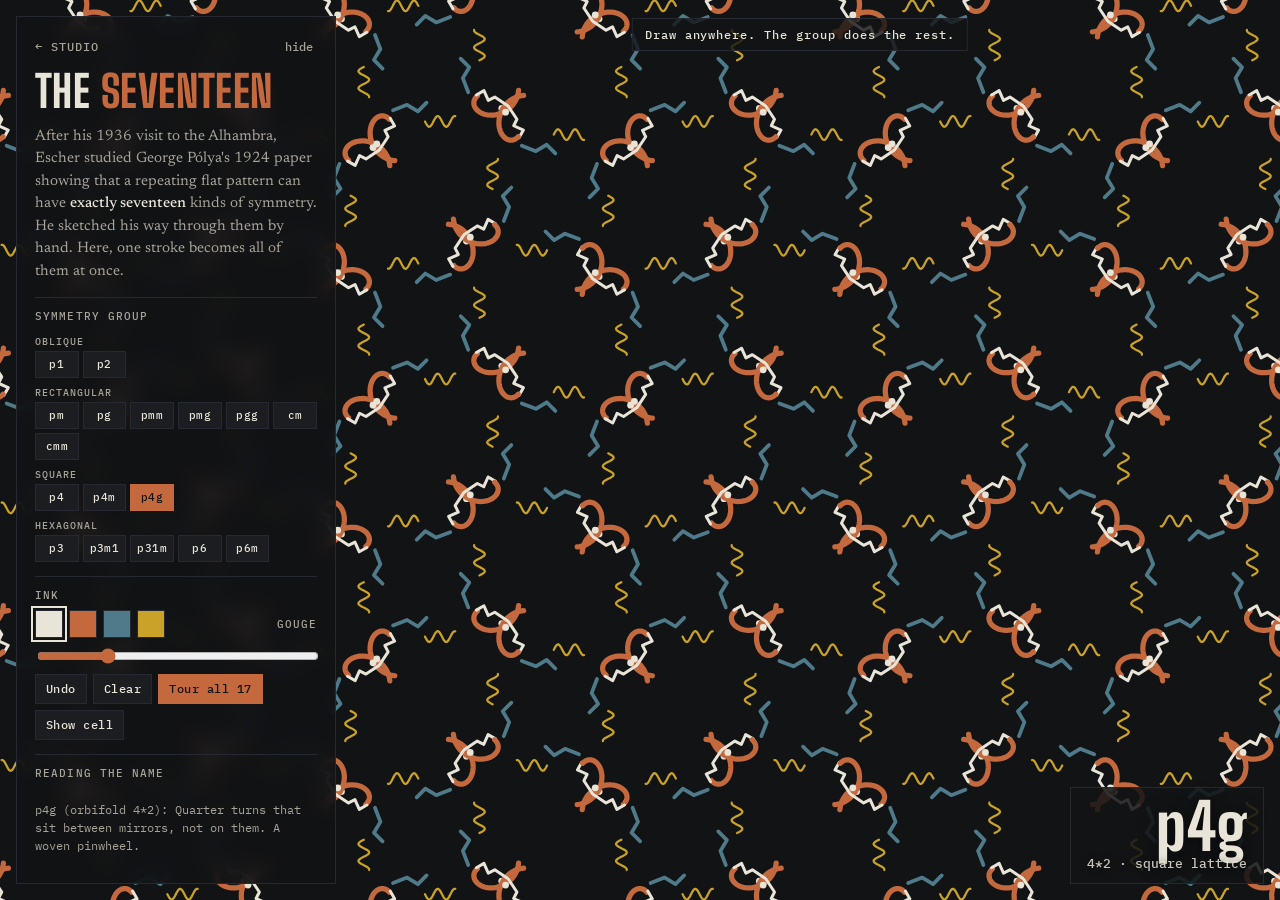
<file: rooms/seventeen.html>
<!doctype html>
<html lang="en">
<head>
<meta charset="utf-8">
<meta name="viewport" content="width=device-width,initial-scale=1,viewport-fit=cover">
<title>The Seventeen</title>
<link rel="stylesheet" href="../studio.css">
<style>
:root { --print: #c4693d; --print-2: #4f7a8a; }
.groups { display: grid; grid-template-columns: repeat(6, minmax(0, 1fr)); gap: 4px; }
.groups .btn { padding: 7px 0; text-align: center; font-size: 11px; }
.groups .btn.fam { grid-column: 1 / -1; background: none; border: 0; padding: 6px 0 0; text-align: left; color: var(--paper-dim); cursor: default; font-size: 10px; letter-spacing: .1em; text-transform: uppercase; }
.swatches { display: flex; gap: 6px; }
.sw { width: 28px; height: 28px; border: 1px solid var(--ink-3); cursor: pointer; padding: 0; }
.sw[aria-pressed="true"] { outline: 2px solid var(--paper); outline-offset: 2px; }
.caption { position: absolute; right: max(16px, env(safe-area-inset-right, 0px)); bottom: max(16px, env(safe-area-inset-bottom, 0px)); text-align: right; pointer-events: none; z-index: 4; background: color-mix(in oklab, var(--ink) 86%, transparent); border: 1px solid var(--ink-3); padding: 12px 16px 10px; }
.caption .g { font: 800 64px/0.85 var(--display); color: var(--paper); text-shadow: 0 2px 18px rgba(0,0,0,.6); }
.caption .o { font: 500 13px/1.4 var(--mono); color: var(--paper); opacity: .85; text-shadow: 0 1px 8px rgba(0,0,0,.8); }
.hint { position: absolute; left: 50%; top: max(18px, env(safe-area-inset-top, 0px)); transform: translateX(-50%); font: 500 12px var(--mono); letter-spacing: .08em; color: var(--paper); background: color-mix(in oklab, var(--ink) 80%, transparent); padding: 8px 12px; border: 1px solid var(--ink-3); pointer-events: none; z-index: 4; transition: opacity .6s; margin-left: calc(var(--rail-w) / 2); }
@media (max-width: 720px) { .caption { top: max(14px, env(safe-area-inset-top, 0px)); bottom: auto; } .caption .g { font-size: 44px; } .hint { display: none; } }
</style>
</head>
<body>
<div class="room">
  <canvas class="plate" id="plate" aria-label="Drawing surface: every stroke is repeated by the chosen symmetry group"></canvas>
  <div class="caption" aria-live="polite"><div class="g" id="capG">p4g</div><div class="o" id="capO">4*2 · square lattice</div></div>
  <div class="hint" id="hint">Draw anywhere. The group does the rest.</div>
  <aside class="rail" id="rail">
    <div class="rail-head"><a class="back" href="../index.html">← Studio</a>
      <button class="toggle" id="railToggle" aria-expanded="true">hide</button></div>
    <h1 class="room-title">The <em>Seventeen</em></h1>
    <p class="lede">After his 1936 visit to the Alhambra, Escher studied George Pólya's 1924 paper showing that a repeating flat pattern can have <b>exactly seventeen</b> kinds of symmetry. He sketched his way through them by hand. Here, one stroke becomes all of them at once.</p>
    <div class="group">
      <span class="label">Symmetry group</span>
      <div class="groups" id="groups"></div>
    </div>
    <div class="group">
      <span class="label">Ink</span>
      <div class="row">
        <div class="swatches" id="swatches"></div>
        <label class="label" for="width" style="margin-left:auto">Gouge</label>
      </div>
      <input type="range" id="width" min="1" max="18" value="5">
      <div class="row">
        <button class="btn" id="undo">Undo</button>
        <button class="btn" id="clear">Clear</button>
        <button class="btn" id="tour" aria-pressed="true">Tour all 17</button>
        <button class="btn" id="cell" aria-pressed="false">Show cell</button>
      </div>
    </div>
    <div class="group">
      <span class="label">Reading the name</span>
      <p class="math" id="explain"></p>
    </div>
  </aside>
</div>
<script>
(() => {
const S3 = Math.sqrt(3) / 2;
// Ops in fractional coordinates (International Tables), as [a,b,c,d,e,f]: x' = a x + b y + e, y' = c x + d y + f
const I = [1,0,0,1,0,0];
const neg = [-1,0,0,-1,0,0];
const op = (a,b,c,d,e=0,f=0) => [a,b,c,d,e,f];
const p3ops = [I, op(0,-1,1,-1), op(-1,1,-1,0)];
const p6ops = [...p3ops, neg, op(0,1,-1,1), op(1,-1,1,0)];
const m3a = [op(0,-1,-1,0), op(-1,1,0,1), op(1,0,1,-1)];     // p3m1 mirrors
const m3b = [op(0,1,1,0), op(1,-1,0,-1), op(-1,0,-1,1)];     // p31m mirrors
const L = {
  oblique: [[1,0],[0.28,0.86]],
  rect:    [[1,0],[0,0.72]],
  crect:   [[1,0],[0,1.25]],
  square:  [[1,0],[0,1]],
  hex:     [[1,0],[-0.5,S3]],
};
const G = [
  { fam: 'Oblique' },
  { n:'p1',  orb:'o',    lat:'oblique', ops:[I], say:'Translations only. The motif slides; nothing turns or flips.' },
  { n:'p2',  orb:'2222', lat:'oblique', ops:[I,neg], say:'Half turns about four kinds of point. Every motif has an upside-down twin.' },
  { fam: 'Rectangular' },
  { n:'pm',  orb:'**',   lat:'rect', ops:[I, op(-1,0,0,1)], say:'Parallel mirrors. Every motif faces its reflection across a line.' },
  { n:'pg',  orb:'xx',   lat:'rect', ops:[I, op(-1,0,0,1,0,.5)], say:'Glide reflections: reflect, then slide half a step. Footprints in snow.' },
  { n:'pmm', orb:'*2222',lat:'rect', ops:[I, neg, op(-1,0,0,1), op(1,0,0,-1)], say:'Two perpendicular families of mirrors meeting at right angles.' },
  { n:'pmg', orb:'22*',  lat:'rect', ops:[I, neg, op(-1,0,0,1,.5,0), op(1,0,0,-1,.5,0)], say:'Mirrors one way, glides the other, half turns between.' },
  { n:'pgg', orb:'22x',  lat:'rect', ops:[I, neg, op(-1,0,0,1,.5,.5), op(1,0,0,-1,.5,.5)], say:'Glides in both directions and half turns, but no mirrors at all.' },
  { n:'cm',  orb:'*x',   lat:'crect', ops:[I, op(-1,0,0,1)], c:true, say:'Mirrors with glides between them, on a centred lattice.' },
  { n:'cmm', orb:'2*22', lat:'crect', ops:[I, neg, op(-1,0,0,1), op(1,0,0,-1)], c:true, say:'Perpendicular mirrors on a centred lattice, with extra half turns.' },
  { fam: 'Square' },
  { n:'p4',  orb:'442',  lat:'square', ops:[I, neg, op(0,-1,1,0), op(0,1,-1,0)], say:'Quarter turns. Four motifs pinwheel around each centre.' },
  { n:'p4m', orb:'*442', lat:'square', ops:[I, neg, op(0,-1,1,0), op(0,1,-1,0), op(-1,0,0,1), op(1,0,0,-1), op(0,1,1,0), op(0,-1,-1,0)], say:'Quarter turns sitting on mirrors. The square kaleidoscope.' },
  { n:'p4g', orb:'4*2',  lat:'square', ops:[I, neg, op(0,-1,1,0), op(0,1,-1,0), op(-1,0,0,1,.5,.5), op(1,0,0,-1,.5,.5), op(0,1,1,0,.5,.5), op(0,-1,-1,0,.5,.5)], say:'Quarter turns that sit between mirrors, not on them. A woven pinwheel.' },
  { fam: 'Hexagonal' },
  { n:'p3',  orb:'333',  lat:'hex', ops:p3ops, say:'Third turns about three kinds of point. No mirrors, so motifs can swirl.' },
  { n:'p3m1',orb:'*333', lat:'hex', ops:[...p3ops, ...m3a], say:'Third turns, every centre on a mirror. A triangular kaleidoscope.' },
  { n:'p31m',orb:'3*3',  lat:'hex', ops:[...p3ops, ...m3b], say:'Third turns, some centres on mirrors and some off them.' },
  { n:'p6',  orb:'632',  lat:'hex', ops:p6ops, say:'Sixth turns. The richest group with no mirror in it.' },
  { n:'p6m', orb:'*632', lat:'hex', ops:[...p6ops, ...m3a, ...m3b], say:'Every symmetry a flat repeating pattern can have. Snowflake order.' },
];
const groups = G.filter(g => g.n);
const latName = { oblique:'oblique lattice', rect:'rectangular lattice', crect:'centred rectangular lattice', square:'square lattice', hex:'hexagonal lattice' };

const INKS = [
  { c: getVar('--paper'), name: 'paper' },
  { c: getVar('--print'), name: 'vermilion' },
  { c: getVar('--print-2'), name: 'slate' },
  { c: '#c9a227', name: 'ochre' },
];
function getVar(v) { return getComputedStyle(document.documentElement).getPropertyValue(v).trim() || '#ccc'; }

const cv = document.getElementById('plate'), ctx = cv.getContext('2d');
let W, H, dpr, scale;
const reduce = matchMedia('(prefers-reduced-motion: reduce)').matches;
let gi = groups.findIndex(g => g.n === 'p4g');
let ink = 0, width = 5, showCell = false;
let strokes = []; // {pts:[[fx,fy] in model units], ink, w}
let current = null;
let touring = true, tourT = 0, lastSwitch = 0;

function size() {
  dpr = Math.min(2, devicePixelRatio || 1);
  W = cv.clientWidth; H = cv.clientHeight;
  cv.width = Math.round(W * dpr); cv.height = Math.round(H * dpr);
  rescale();
}
function rescale() {
  const g = groups[gi], n = g.ops.length * (g.c ? 2 : 1);
  const B = L[g.lat], area = Math.abs(B[0][0] * B[1][1] - B[0][1] * B[1][0]);
  // keep the fundamental domain a constant size on screen, whatever the group
  scale = Math.max(90, Math.min(W, H) / 4.2) * Math.sqrt(n / 4 / area) * 0.85;
  dirty = true;
}
let dirty = true;
addEventListener('resize', size);

function railOffset() {
  const rail = document.getElementById('rail');
  if (rail.classList.contains('collapsed') || innerWidth <= 720) return [0, innerWidth <= 720 && !rail.classList.contains('collapsed') ? -rail.offsetHeight / 2 : 0];
  return [(rail.offsetWidth + 16) / 2, 0];
}
// model (cartesian, cell units) <-> screen
function center() { const [ox, oy] = railOffset(); return [W / 2 + ox, H / 2 + oy]; }
function toModel(sx, sy) { const [cx, cy] = center(); return [(sx - cx) / scale, -(sy - cy) / scale]; }

function basis() { return L[groups[gi].lat]; }
function cartToFrac(p, B) { // solve p = x*a + y*b
  const [a, b] = B, det = a[0] * b[1] - a[1] * b[0];
  return [(p[0] * b[1] - p[1] * b[0]) / det, (a[0] * p[1] - a[1] * p[0]) / det];
}
function fracToCart(f, B) { return [f[0] * B[0][0] + f[1] * B[1][0], f[0] * B[0][1] + f[1] * B[1][1]]; }

// Each stroke stores model points; build the images under every op as Path2D in model units.
function buildPaths(s, g) {
  const B = L[g.lat];
  const fr = s.pts.map(p => cartToFrac(p, B));
  const out = [];
  const cen = g.c ? [[0, 0], [.5, .5]] : [[0, 0]];
  for (const o of g.ops) for (const c of cen) {
    const path = new Path2D();
    let q;
    fr.forEach((f, k) => {
      const x = o[0] * f[0] + o[1] * f[1] + o[4] + c[0];
      const y = o[2] * f[0] + o[3] * f[1] + o[5] + c[1];
      q = fracToCart([x, y], B);
      k ? path.lineTo(q[0], q[1]) : path.moveTo(q[0], q[1]);
    });
    if (fr.length === 1) path.lineTo(q[0] + 1e-4, q[1]);
    out.push(path);
  }
  return out;
}
function pathsFor(s) {
  const g = groups[gi];
  if (s._g !== g.n || s._n !== s.pts.length) { s._paths = buildPaths(s, g); s._g = g.n; s._n = s.pts.length; }
  return s._paths;
}

function draw() {
  const g = groups[gi], B = L[g.lat];
  ctx.setTransform(dpr, 0, 0, dpr, 0, 0);
  ctx.fillStyle = getVar('--ink'); ctx.fillRect(0, 0, W, H);
  const [cx, cy] = center();
  // translation range needed to cover the screen
  const R = Math.hypot(W, H) / scale + 2;
  const ext = Math.ceil(R / Math.min(Math.hypot(...B[0]), Math.abs(B[0][0] * B[1][1] - B[0][1] * B[1][0]) / Math.hypot(...B[0]))) + 1;
  ctx.lineCap = 'round'; ctx.lineJoin = 'round';
  const all = strokes.concat(current ? [current] : []);
  const pathSets = all.map(s => [s, pathsFor(s)]);
  for (let i = -ext; i <= ext; i++) for (let j = -ext; j <= ext; j++) {
    const t = fracToCart([i, j], B);
    const sx = cx + t[0] * scale, sy = cy - t[1] * scale;
    if (sx < -scale * 2.5 || sx > W + scale * 2.5 || sy < -scale * 2.5 || sy > H + scale * 2.5) continue;
    ctx.setTransform(dpr * scale, 0, 0, -dpr * scale, dpr * sx, dpr * sy);
    for (const [s, ps] of pathSets) {
      ctx.strokeStyle = INKS[s.ink].c;
      ctx.lineWidth = s.w / scale;
      for (const p of ps) ctx.stroke(p);
    }
    if (showCell) {
      ctx.strokeStyle = 'rgba(232,228,216,.22)'; ctx.lineWidth = 1 / scale;
      ctx.beginPath(); ctx.moveTo(0, 0); ctx.lineTo(B[0][0], B[0][1]); ctx.lineTo(B[0][0] + B[1][0], B[0][1] + B[1][1]); ctx.lineTo(B[1][0], B[1][1]); ctx.closePath(); ctx.stroke();
    }
  }
  ctx.setTransform(dpr, 0, 0, dpr, 0, 0);
}

// ---------- the opening drawing: an original long-tailed creature, drawn by a ghost hand ----------
function seed() {
  const P = [];
  // body: a curling tadpole-bird with a crest, in model units near the origin
  const body = [];
  for (let k = 0; k <= 60; k++) {
    const u = k / 60, a = -0.3 + u * 4.2, r = 0.05 + 0.32 * (1 - u) * (1 - u) + 0.02;
    body.push([0.18 + Math.cos(a) * r * 0.9, 0.12 + Math.sin(a) * r * 0.75]);
  }
  P.push({ pts: body, ink: 1, w: 7 });
  P.push({ pts: [[0.42, 0.18], [0.5, 0.3], [0.47, 0.36], [0.56, 0.4], [0.52, 0.47]], ink: 0, w: 4 });   // crest
  P.push({ pts: [[0.36, 0.2]], ink: 0, w: 9 });                                                              // eye
  P.push({ pts: [[0.05, 0.05], [0.0, -0.08], [0.06, -0.18], [-0.02, -0.26]], ink: 2, w: 5 });             // fin
  const wave = []; for (let k = 0; k <= 30; k++) { const u = k / 30; wave.push([-0.35 + u * 0.3, 0.32 + 0.05 * Math.sin(u * 12)]); }
  P.push({ pts: wave, ink: 3, w: 3 });
  // shrink into a generic spot inside the fundamental domain
  const k = 0.42, ox = 0.16, oy = 0.09;
  for (const s of P) { s.pts = s.pts.map(([x, y]) => [x * k + ox, y * k + oy]); s.w = Math.max(2, s.w * 0.75); }
  return P;
}
let ghost = null; // {queue, si, pi}
function startGhost() { ghost = { queue: seed(), si: 0, pi: 0 }; strokes = []; }
function stepGhost(n) {
  if (!ghost) return;
  for (let k = 0; k < n && ghost; k++) {
    const s = ghost.queue[ghost.si];
    if (!s) { ghost = null; break; }
    if (ghost.pi === 0) strokes.push({ pts: [], ink: s.ink, w: s.w });
    strokes[strokes.length - 1].pts.push(s.pts[ghost.pi]);
    ghost.pi++;
    if (ghost.pi >= s.pts.length) { ghost.si++; ghost.pi = 0; }
  }
  dirty = true;
}

// ---------- UI ----------
const gEl = document.getElementById('groups');
G.forEach(g => {
  const b = document.createElement('button');
  b.className = 'btn' + (g.fam ? ' fam' : '');
  b.textContent = g.fam || g.n;
  if (g.fam) { b.disabled = true; b.tabIndex = -1; }
  else { b.title = g.orb; b.onclick = () => { setTour(false); setGroup(groups.indexOf(g)); }; }
  gEl.appendChild(b);
});
function setGroup(i) {
  gi = i; const g = groups[gi]; if (W) rescale();
  [...gEl.children].forEach(b => b.setAttribute('aria-pressed', b.textContent === g.n ? 'true' : 'false'));
  document.getElementById('capG').textContent = g.n;
  document.getElementById('capO').textContent = `${g.orb} · ${latName[g.lat]}`;
  document.getElementById('explain').textContent = `${g.n} (orbifold ${g.orb}): ${g.say}`;
  dirty = true;
}
const swEl = document.getElementById('swatches');
INKS.forEach((k, i) => {
  const b = document.createElement('button');
  b.className = 'sw'; b.style.background = k.c; b.setAttribute('aria-label', k.name + ' ink');
  b.setAttribute('aria-pressed', i === ink ? 'true' : 'false');
  b.onclick = () => { ink = i; [...swEl.children].forEach((c, j) => c.setAttribute('aria-pressed', j === i ? 'true' : 'false')); };
  swEl.appendChild(b);
});
document.getElementById('width').oninput = e => width = +e.target.value;
document.getElementById('undo').onclick = () => { ghost = null; strokes.pop(); dirty = true; };
document.getElementById('clear').onclick = () => { ghost = null; strokes = []; dirty = true; };
const tourBtn = document.getElementById('tour');
function setTour(on) { touring = on; tourBtn.setAttribute('aria-pressed', on ? 'true' : 'false'); lastSwitch = performance.now(); }
tourBtn.onclick = () => setTour(!touring);
const cellBtn = document.getElementById('cell');
cellBtn.onclick = () => { showCell = !showCell; cellBtn.setAttribute('aria-pressed', showCell); dirty = true; };
const rail = document.getElementById('rail'), rt = document.getElementById('railToggle');
rt.onclick = () => { const c = rail.classList.toggle('collapsed'); rt.textContent = c ? 'show' : 'hide'; rt.setAttribute('aria-expanded', !c); dirty = true; };

cv.addEventListener('pointerdown', e => {
  cv.setPointerCapture(e.pointerId);
  ghost = null; setTour(false);
  document.getElementById('hint').style.opacity = 0;
  current = { pts: [toModel(e.offsetX, e.offsetY)], ink, w: width };
  dirty = true;
});
cv.addEventListener('pointermove', e => {
  if (!current) return;
  const p = toModel(e.offsetX, e.offsetY), q = current.pts[current.pts.length - 1];
  if (Math.hypot(p[0] - q[0], p[1] - q[1]) * scale > 2) { current.pts.push(p); dirty = true; }
});
const end = () => { if (current) { strokes.push(current); current = null; dirty = true; } };
cv.addEventListener('pointerup', end); cv.addEventListener('pointercancel', end);

size(); setGroup(gi);
if (reduce) { strokes = seed(); } else startGhost();
function loop(now) {
  if (ghost) stepGhost(2);
  if (touring && !reduce && !ghost && now - lastSwitch > 3200) { lastSwitch = now; setGroup((gi + 1) % groups.length); }
  if (dirty) { draw(); dirty = false; }
  requestAnimationFrame(loop);
}
requestAnimationFrame(loop);
window.__setGroup = n => setGroup(groups.findIndex(g => g.n === n));
window.__stopGhost = () => { ghost = null; strokes = seed(); setTour(false); dirty = true; };
})();
</script>
</body>
</html>
</file>
<file: studio.css>
/* Regular Division — shared studio chrome for every room.
   Layout concept: each room is a full-bleed plate (canvas) with a slim ink
   control rail; type is carved-condensed display + bookish serif + mono for math. */
@import url('https://fonts.googleapis.com/css2?family=Big+Shoulders+Display:wght@500;700;800&family=Newsreader:ital,opsz,wght@0,6..72,400;0,6..72,500;1,6..72,400&family=IBM+Plex+Mono:wght@400;500&display=swap');

:root {
  color-scheme: dark;
  --ink: #121315;          /* lithograph ink ground */
  --ink-2: #1b1d21;        /* raised panel */
  --ink-3: #262931;        /* hairlines, inputs */
  --paper: #e8e4d8;        /* paper-white text */
  --paper-dim: #a7a399;    /* secondary text */
  --print: #c9a227;        /* default woodcut ochre; rooms override */
  --display: 'Big Shoulders Display', 'Arial Narrow', Impact, sans-serif;
  --serif: 'Newsreader', Georgia, 'Times New Roman', serif;
  --mono: 'IBM Plex Mono', ui-monospace, Menlo, monospace;
  --rail-w: 320px;
}

* { box-sizing: border-box; }
html, body { height: 100%; }
body { margin: 0; background: var(--ink); color: var(--paper); font: 16px/1.5 var(--serif); }

/* Room shell: plate fills the screen, rail floats on the left (bottom sheet on phones). */
.room { position: fixed; inset: 0; overflow: hidden; }
.plate { position: absolute; inset: 0; width: 100%; height: 100%; display: block; touch-action: none; }

.rail {
  position: absolute;
  top: max(16px, env(safe-area-inset-top, 0px));
  left: max(16px, env(safe-area-inset-left, 0px));
  bottom: max(16px, env(safe-area-inset-bottom, 0px));
  width: var(--rail-w);
  display: flex; flex-direction: column; gap: 14px;
  padding: 18px 18px 16px;
  background: color-mix(in oklab, var(--ink) 88%, transparent);
  backdrop-filter: blur(10px);
  border: 1px solid var(--ink-3);
  overflow-y: auto;
  z-index: 5;
}
.rail.collapsed > :not(.rail-head) { display: none; }
.rail.collapsed { bottom: auto; }
.rail-head { display: flex; align-items: baseline; justify-content: space-between; gap: 8px; }
.back { font: 500 12px/1 var(--mono); letter-spacing: .08em; text-transform: uppercase; color: var(--paper-dim); text-decoration: none; }
.back:hover, .back:focus-visible { color: var(--print); }
.toggle { background: none; border: 0; color: var(--paper-dim); font: 500 12px var(--mono); cursor: pointer; padding: 4px; }

.room-title { font: 800 44px/0.9 var(--display); letter-spacing: .01em; text-transform: uppercase; margin: 0; color: var(--paper); text-wrap: balance; }
.room-title em { font-style: normal; color: var(--print); }
.lede { font: 400 15px/1.5 var(--serif); color: var(--paper-dim); margin: 0; }
.lede b { color: var(--paper); font-weight: 500; }

.label { font: 500 11px/1.2 var(--mono); letter-spacing: .1em; text-transform: uppercase; color: var(--paper-dim); }
.group { display: flex; flex-direction: column; gap: 8px; padding-top: 12px; border-top: 1px solid var(--ink-3); }
.row { display: flex; flex-wrap: wrap; gap: 6px; align-items: center; }

.btn {
  font: 500 12px/1 var(--mono); letter-spacing: .04em;
  color: var(--paper); background: var(--ink-2);
  border: 1px solid var(--ink-3); padding: 8px 10px; cursor: pointer;
}
.btn:hover { border-color: var(--paper-dim); }
.btn:focus-visible, .toggle:focus-visible, input:focus-visible, select:focus-visible { outline: 2px solid var(--print); outline-offset: 2px; }
.btn[aria-pressed="true"], .btn.on { background: var(--print); color: var(--ink); border-color: var(--print); }

input[type=range] { width: 100%; accent-color: var(--print); }
select, input[type=text] { font: 13px var(--mono); color: var(--paper); background: var(--ink-2); border: 1px solid var(--ink-3); padding: 7px 8px; width: 100%; }
.math { font: 400 12px/1.5 var(--mono); color: var(--paper-dim); }
.note { font: italic 400 14px/1.5 var(--serif); color: var(--paper-dim); margin: 0; }

/* Phone: rail becomes a bottom sheet over the lower ~45% of the screen. */
@media (max-width: 720px) {
  .rail {
    top: auto; width: auto;
    left: max(8px, env(safe-area-inset-left, 0px));
    right: max(8px, env(safe-area-inset-right, 0px));
    bottom: max(8px, env(safe-area-inset-bottom, 0px));
    max-height: 46%;
    padding: 14px;
  }
  .room-title { font-size: 34px; }
}
@media (prefers-reduced-motion: reduce) { * { scroll-behavior: auto !important; } }
</file>
